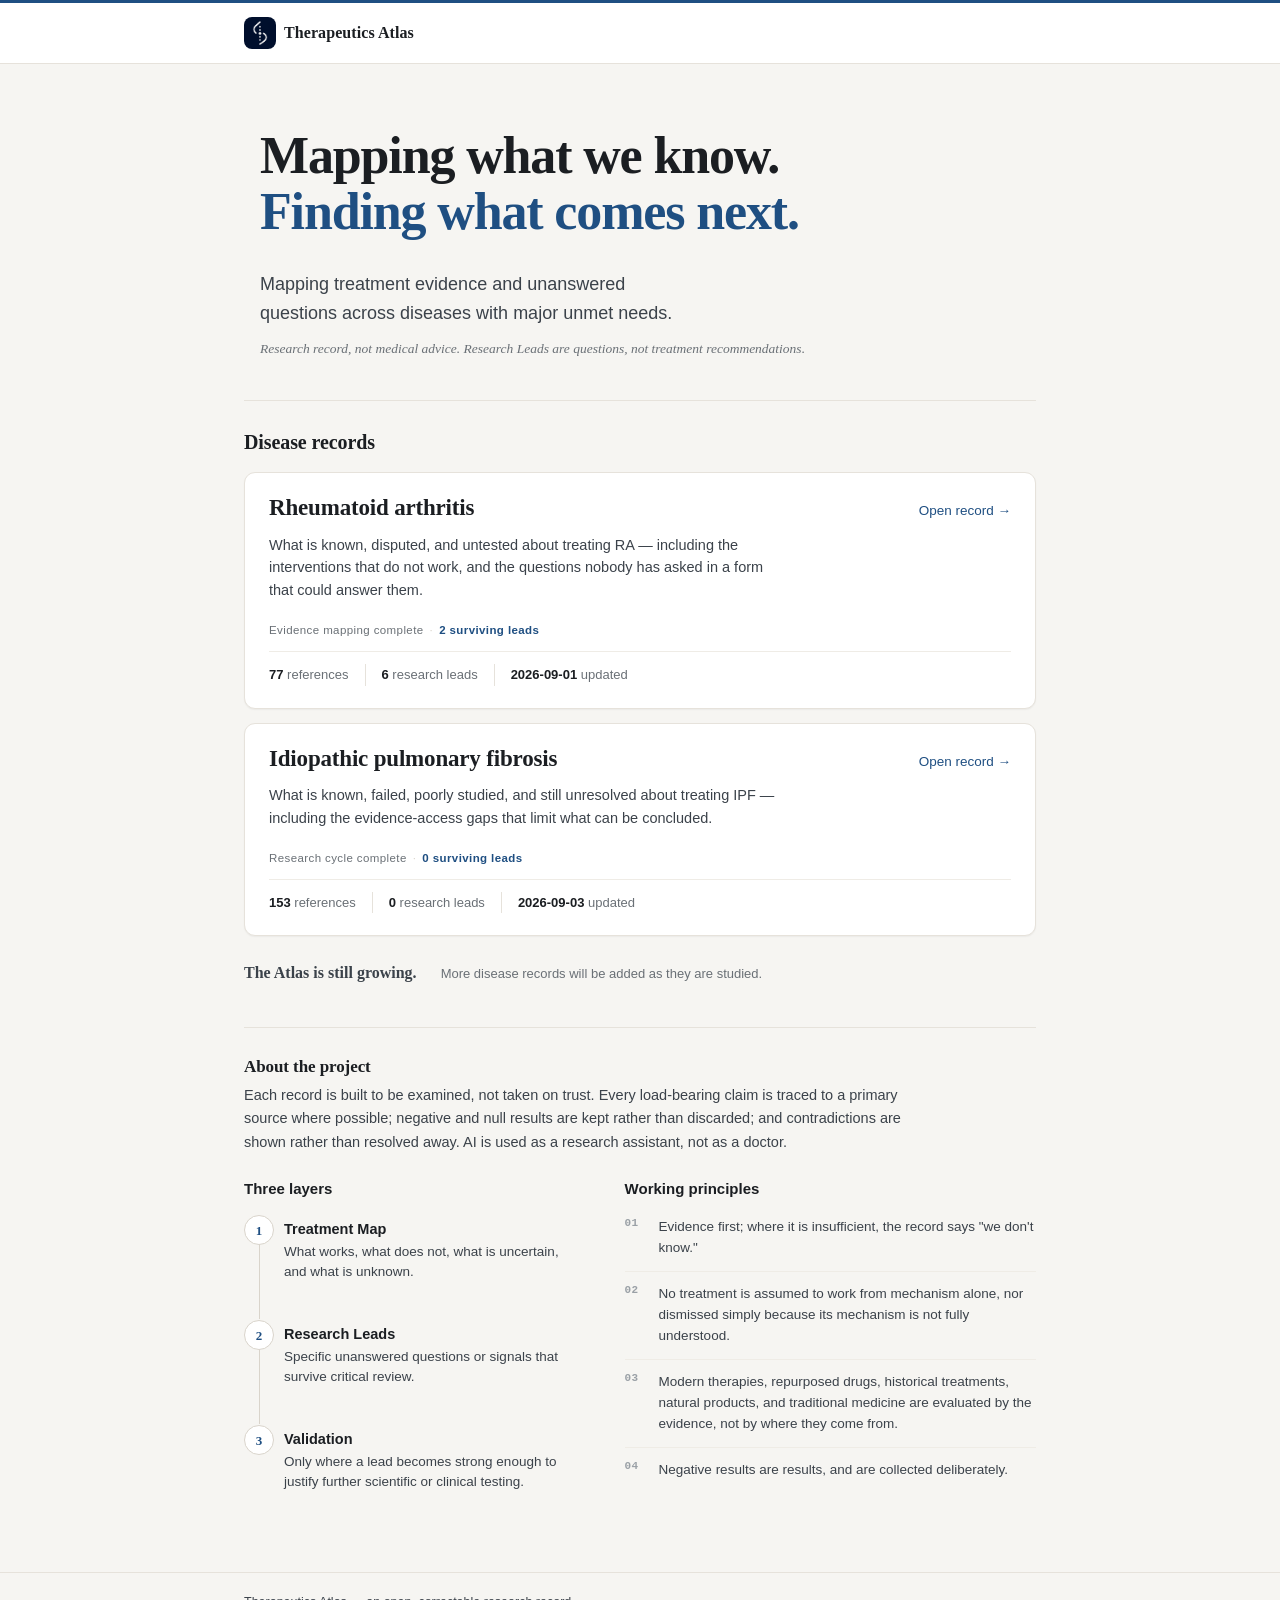
<file: index.html>
<!DOCTYPE html>
<html lang="en">
<head>
<meta charset="utf-8">
<meta name="viewport" content="width=device-width, initial-scale=1">
<title>Therapeutics Atlas</title>
<meta name="description" content="Therapeutics Atlas — Mapping what we know. Finding what comes next.">
<link rel="icon" type="image/png" href="site/favicon-rounded.png">
<!-- The website lives in site/. This redirect lets GitHub Pages served from the repository
     root open on the home page while keeping the phases/ and docs/ research archive reachable.
     If you instead publish the site/ folder directly, this file is simply unused. -->
<meta http-equiv="refresh" content="0; url=site/index.html">
<link rel="canonical" href="site/index.html">
</head>
<body>
<p>Therapeutics Atlas — <a href="site/index.html">continue to the site</a>.</p>
</body>
</html>
</file>
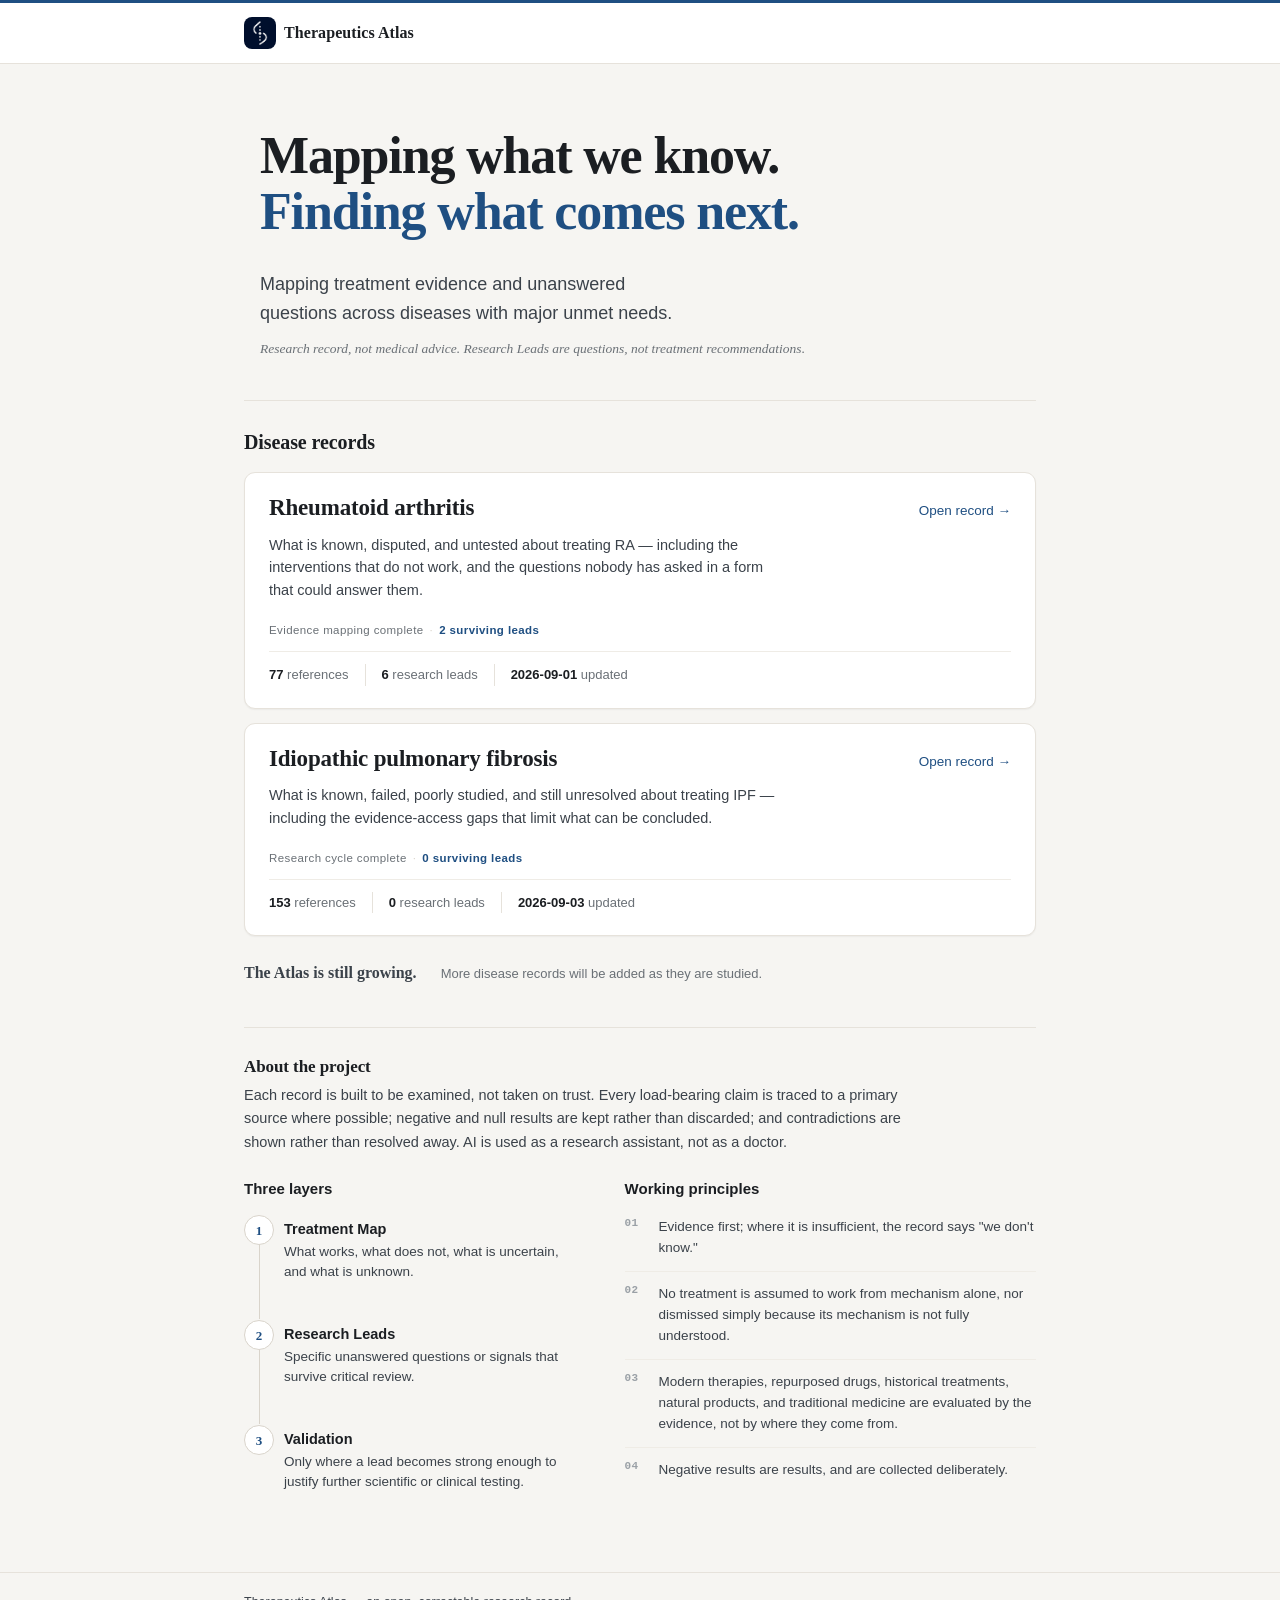
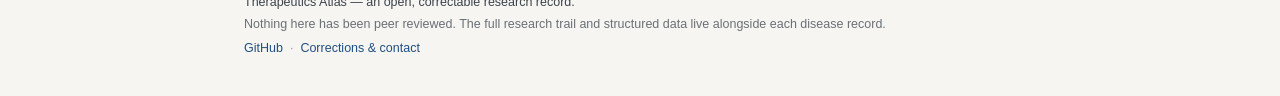
<file: site/index.html>
<!DOCTYPE html>
<html lang="en">
<head>
<meta charset="utf-8">
<meta name="viewport" content="width=device-width, initial-scale=1">
<title>Therapeutics Atlas — Mapping what we know. Finding what comes next.</title>
<meta name="description" content="Therapeutics Atlas systematically maps what humanity knows about treating diseases with major unmet therapeutic needs.">
<link rel="icon" type="image/png" href="favicon-rounded.png">
<link rel="stylesheet" href="site.css">
</head>
<body>
<div class="top">
  <div class="wrap">
    <div class="brandbar">
      <a class="wordmark" href="index.html"><img class="brand-logo" src="navbar-logo.png" alt="">Therapeutics Atlas</a>
    </div>
  </div>
</div>

<main>
  <div class="wrap">

    <section class="home-intro">
      <h1><span>Mapping what we know.</span><span>Finding what comes next.</span></h1>
      <div class="home-support">
        <p class="lede">Mapping treatment evidence and unanswered<br class="hero-copy-break"><span class="hero-copy-second">questions across diseases with major unmet needs.</span></p>
        <p class="home-meta"><em>Research record, not medical advice. Research Leads are questions, not treatment recommendations.</em></p>
      </div>
    </section>

    <div class="diseases-head">
      <h2>Disease records</h2>
    </div>
    <ul class="diseases" id="diseases"></ul>
    <div class="atlas-growth">
      <p class="growth-lead">The Atlas is still growing.</p>
      <p>More disease records will be added as they are studied.</p>
    </div>

    <section class="about">
      <h2>About the project</h2>
      <p class="lede">Each record is built to be examined, not taken on trust. Every load-bearing claim is
        traced to a primary source where possible; negative and null results are kept rather than
        discarded; and contradictions are shown rather than resolved away. AI is used as a research
        assistant, not as a doctor.</p>

      <div class="cols">
        <div class="col">
          <h3>Three layers</h3>
          <ol class="layers">
            <li>
              <span class="ln">1</span>
              <div class="lc"><h4>Treatment Map</h4>
                <p>What works, what does not, what is uncertain, and what is unknown.</p></div>
            </li>
            <li>
              <span class="ln">2</span>
              <div class="lc"><h4>Research Leads</h4>
                <p>Specific unanswered questions or signals that survive critical review.</p></div>
            </li>
            <li>
              <span class="ln">3</span>
              <div class="lc"><h4>Validation</h4>
                <p>Only where a lead becomes strong enough to justify further scientific or clinical
                  testing.</p></div>
            </li>
          </ol>
        </div>
        <div class="col">
          <h3>Working principles</h3>
          <ol class="principles">
            <li>Evidence first; where it is insufficient, the record says "we don't know."</li>
            <li>No treatment is assumed to work from mechanism alone, nor dismissed simply because its
              mechanism is not fully understood.</li>
            <li>Modern therapies, repurposed drugs, historical treatments, natural products, and
              traditional medicine are evaluated by the evidence, not by where they come from.</li>
            <li>Negative results are results, and are collected deliberately.</li>
          </ol>
        </div>
      </div>
    </section>

  </div>
</main>

<footer class="site-footer">
  <div class="wrap footer-lines">
    <div class="footer-identity">Therapeutics Atlas — an open, correctable research record.</div>
    <div class="footer-context">Nothing here has been peer reviewed. The full research trail and structured data live alongside each disease record.</div>
    <div class="footer-links"><a href="https://github.com/Therapeutics-Atlas">GitHub</a><span aria-hidden="true">·</span><a href="mailto:willychen301@gmail.com">Corrections &amp; contact</a></div>
  </div>
</footer>

<script>
/* The disease registry. Adding a disease is one entry here: give it a number, a name, a one-line
   blurb, an editorial research-status label, the page that opens its overview, and the JSON record
   whose live counts fill the card. No backend, no build step. */
const DISEASES = [
  {
    id: '001',
    name: 'Rheumatoid arthritis',
    status: 'Evidence mapping complete',
    blurb: 'What is known, disputed, and untested about treating RA — including the interventions ' +
           'that do not work, and the questions nobody has asked in a form that could answer them.',
    overview: 'ra.html',
    data: 'ra_record.json'
  },
  {
    id: '002',
    name: 'Idiopathic pulmonary fibrosis',
    status: 'Research cycle complete',
    blurb: 'What is known, failed, poorly studied, and still unresolved about treating IPF — ' +
           'including the evidence-access gaps that limit what can be concluded.',
    overview: 'ipf.html',
    data: 'ipf_record.json'
  }
];

function esc(s){ return String(s==null?'':s).replace(/[&<>"]/g, c=>({'&':'&amp;','<':'&lt;','>':'&gt;','"':'&quot;'}[c])); }

/* Render each card immediately with its editorial fields, then fill live numbers from the record's
   own meta so nothing on this page is a hand-typed statistic that could drift from the data. */
function cardHtml(d, counts, updated){
  /* Lead counts stay data-driven across the reference and extended public schemas. */
  const leads = counts && (counts.leads != null ? counts.leads : counts.research_leads);
  const openLeads = counts && (counts.open_leads != null ? counts.open_leads : leads);
  const statusHtml = (openLeads != null)
    ? `<span>${esc(d.status)}</span><span class="status-sep">·</span><span class="status-detail">${esc(openLeads)} surviving lead${openLeads === 1 ? '' : 's'}</span>`
    : `<span>${esc(d.status)}</span>`;
  const stats = counts ? [
    [counts.references, 'references'],
    [leads, 'research leads'],
    [updated || '—', 'updated']
  ] : [];
  const statHtml = stats.length
    ? `<div class="stats">${stats.map(([v,k])=>`<span><b>${esc(v)}</b> ${esc(k)}</span>`).join('')}</div>` : '';
  return `<a class="dcard" href="${esc(d.overview)}">
    <div class="head">
      <div class="dname">${esc(d.name)}</div>
      <span class="open">Open record →</span>
    </div>
    <div class="blurb">${esc(d.blurb)}</div>
    <div class="status">${statusHtml}</div>
    ${statHtml}
  </a>`;
}

const host = document.getElementById('diseases');
host.innerHTML = DISEASES.map(d => `<li id="d-${esc(d.id)}">${cardHtml(d, null)}</li>`).join('');

DISEASES.forEach(d => {
  fetch(d.data)
    .then(r => { if (!r.ok) throw new Error('HTTP ' + r.status); return r.json(); })
    .then(db => {
      const m = db.meta || {};
      const li = document.getElementById('d-' + d.id);
      if (li) li.innerHTML = cardHtml(d, m.counts || db.counts || {}, m.generated);
    })
    .catch(() => { /* card already shows its editorial fields; live counts simply stay omitted */ });
});
</script>
<script src="site.js" defer></script>
</body>
</html>
</file>
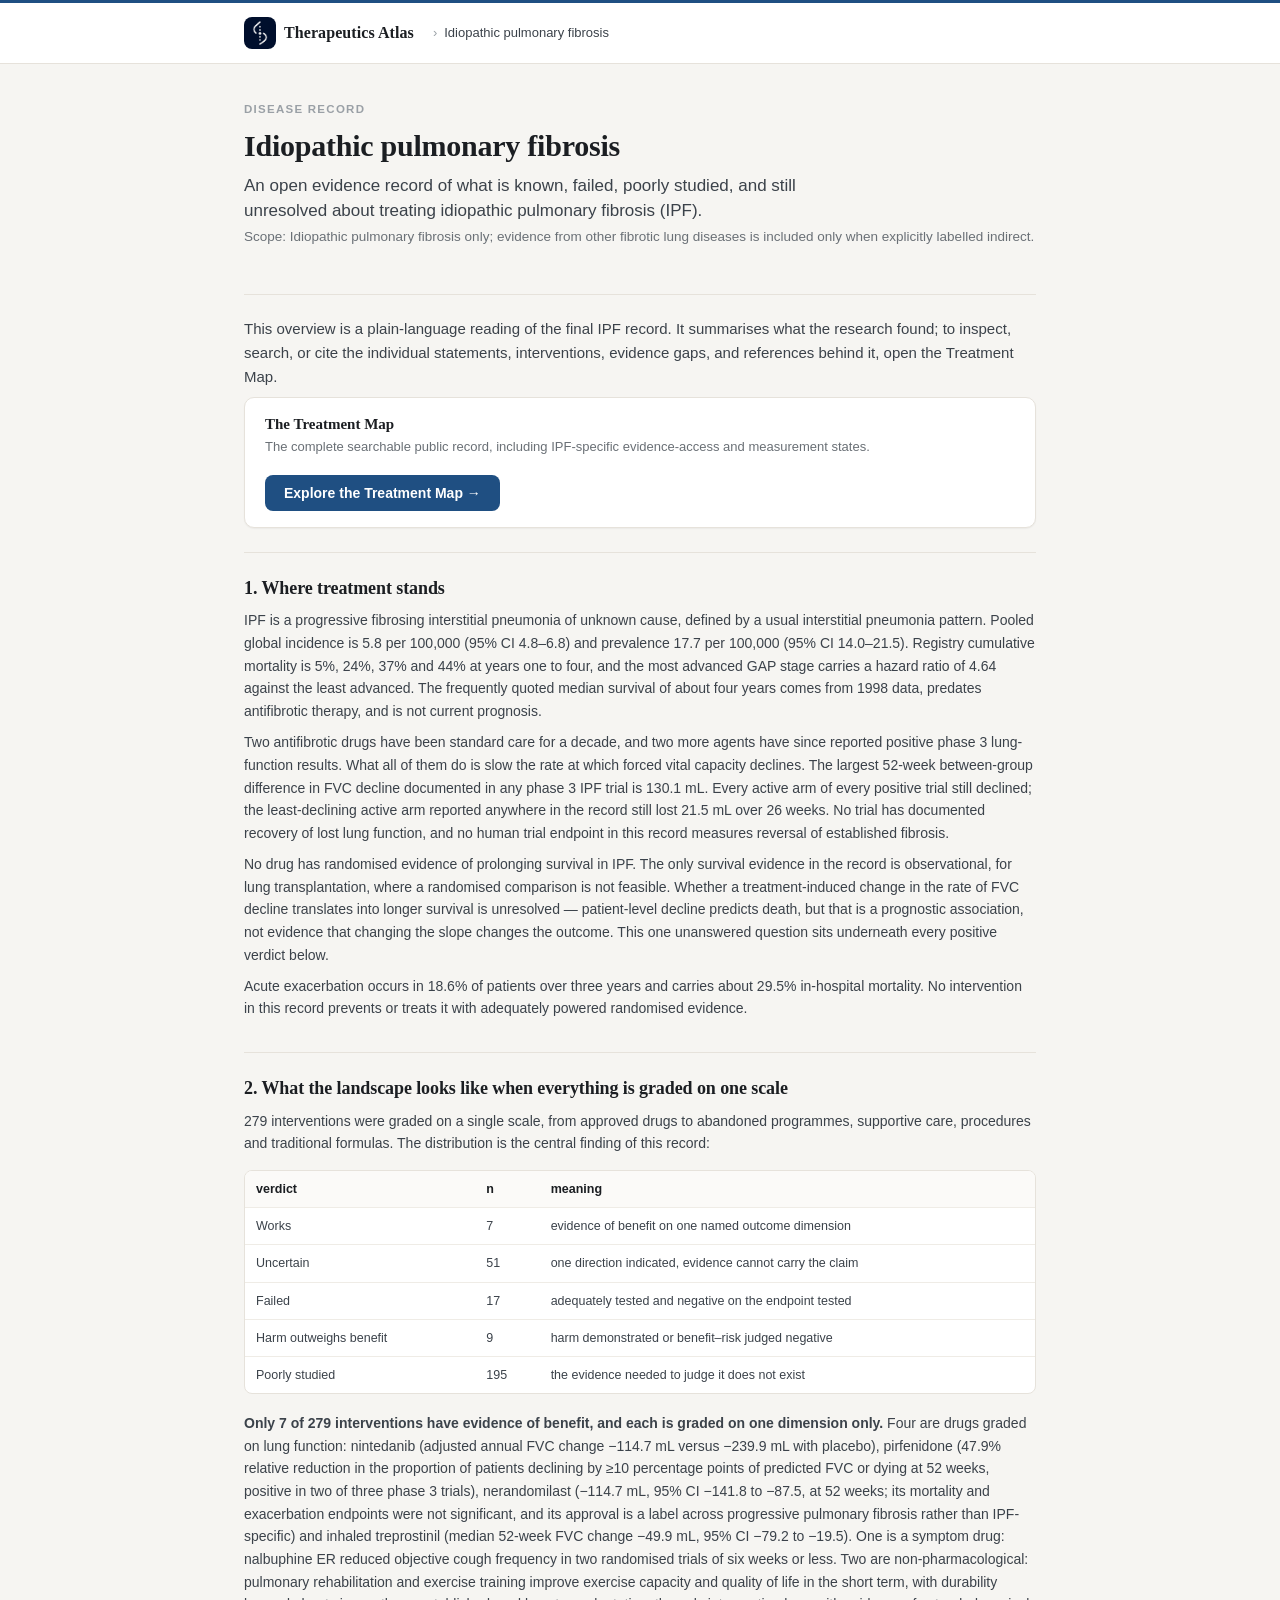
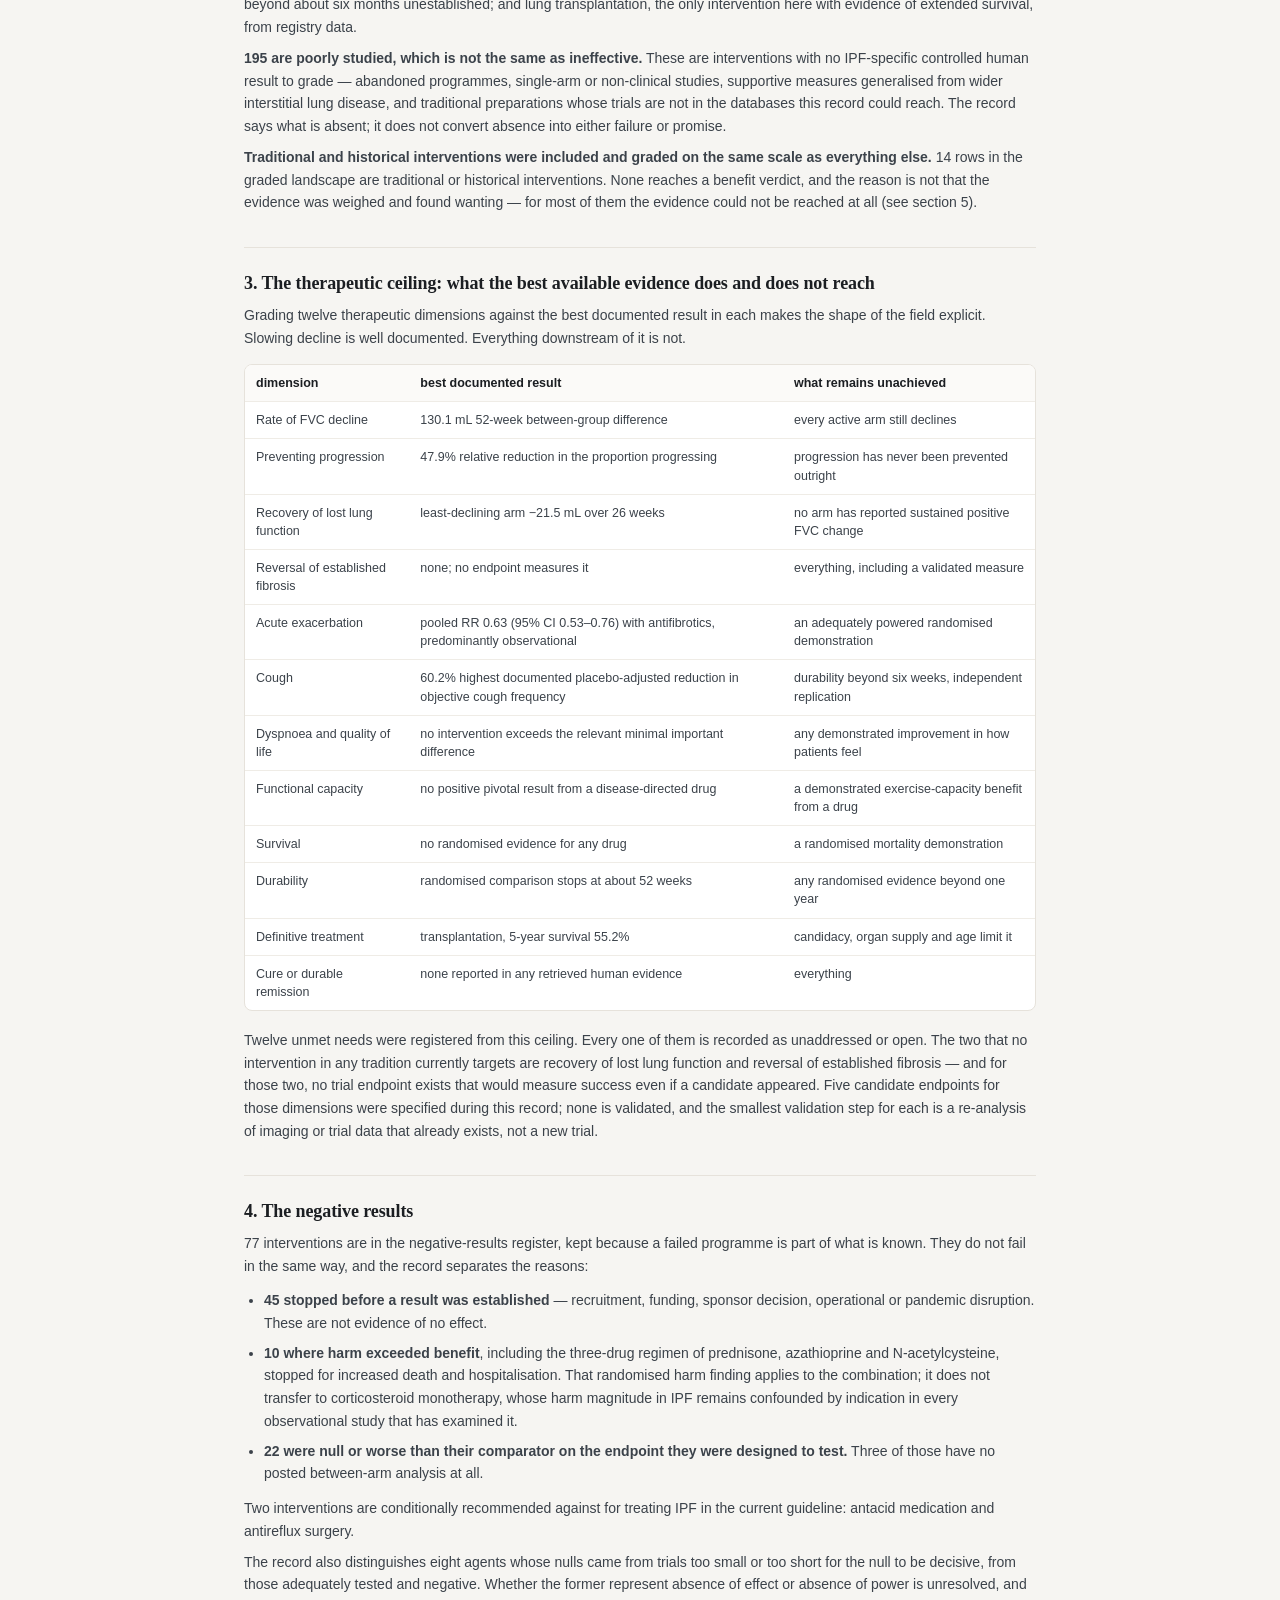
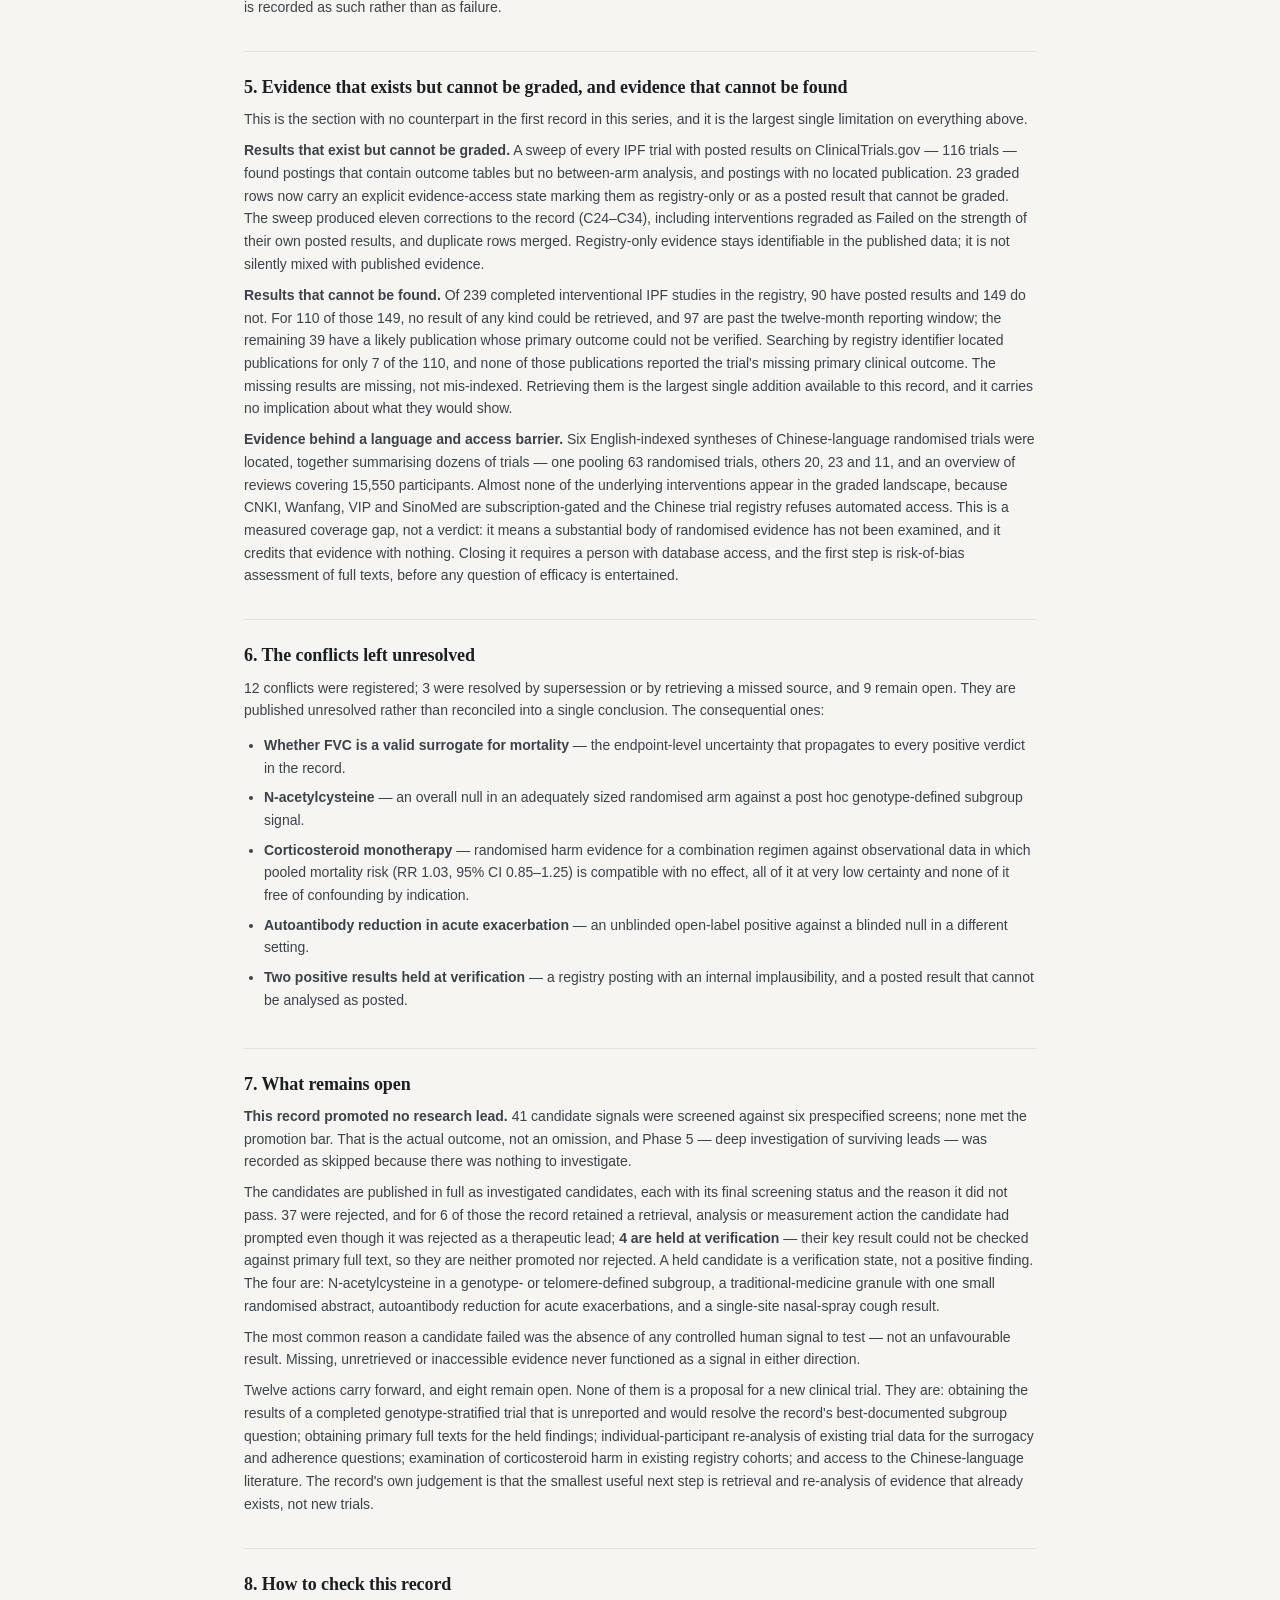
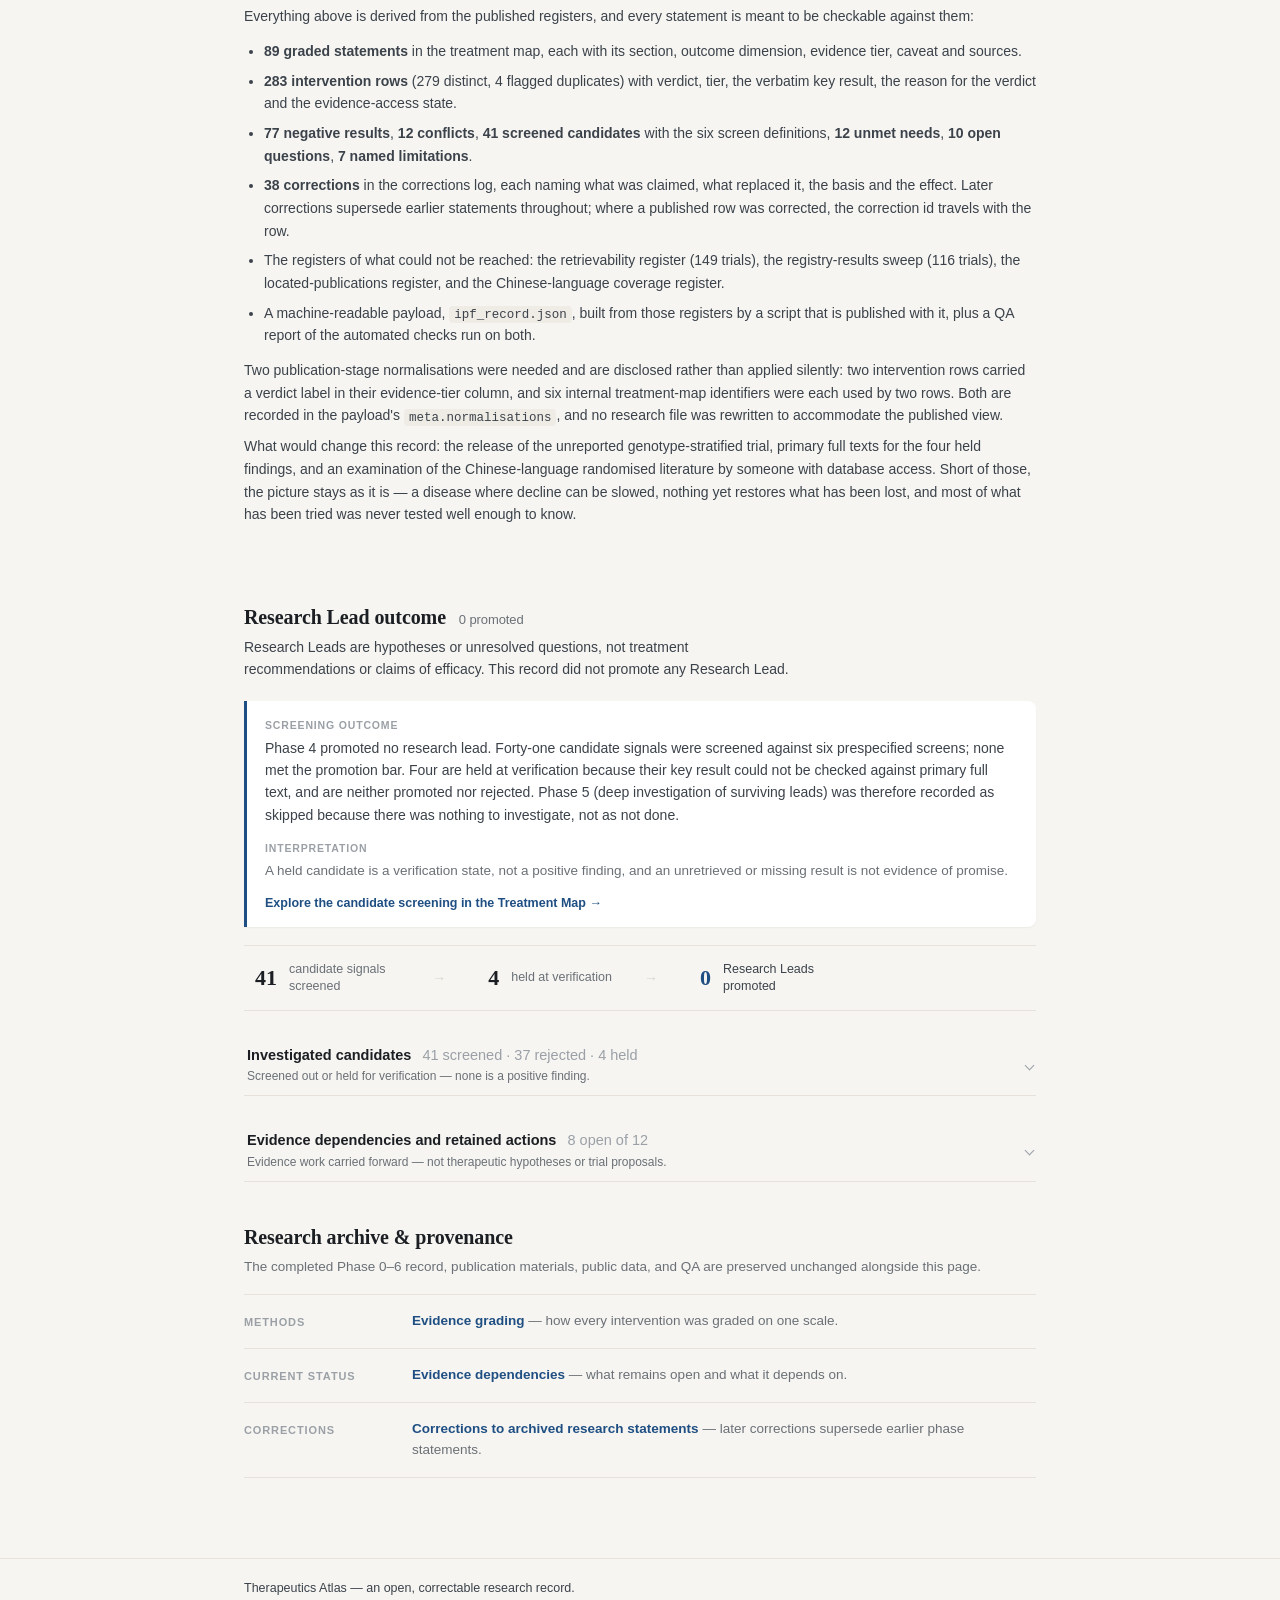
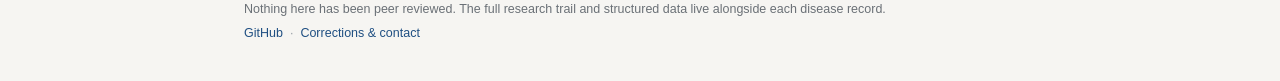
<file: site/ipf.html>
<!DOCTYPE html>
<html lang="en">
<head>
<meta charset="utf-8">
<meta name="viewport" content="width=device-width, initial-scale=1">
<title>Idiopathic pulmonary fibrosis — Overview · Therapeutics Atlas</title>
<meta name="description" content="The Therapeutics Atlas evidence record for idiopathic pulmonary fibrosis (IPF).">
<link rel="icon" type="image/png" href="favicon-rounded.png">
<link rel="stylesheet" href="site.css">
</head>
<body>
<div class="top">
  <div class="wrap">
    <div class="brandbar">
      <a class="wordmark" href="index.html"><img class="brand-logo" src="navbar-logo.png" alt="">Therapeutics Atlas</a>
      <span class="crumbs"><span class="sep">›</span><span class="here">Idiopathic pulmonary fibrosis</span></span>
    </div>
  </div>
</div>

<main>
  <div class="wrap">
    <section class="masthead">
      <p class="eyebrow">Disease record</p>
      <h1>Idiopathic pulmonary fibrosis</h1>
      <p class="lede">An open evidence record of what is known, failed, poorly studied, and still
        unresolved about treating idiopathic pulmonary fibrosis (IPF).</p>
      <p class="section-note">Scope: Idiopathic pulmonary fibrosis only; evidence from other fibrotic lung
        diseases is included only when explicitly labelled indirect.</p>
    </section>

    <p class="ov-intro">This overview is a plain-language reading of the final IPF record. It summarises
      what the research found; to inspect, search, or cite the individual statements, interventions,
      evidence gaps, and references behind it, open the Treatment Map.</p>

    <div class="cta-band">
      <div>
        <div class="t">The Treatment Map</div>
        <div class="d">The complete searchable public record, including IPF-specific evidence-access
          and measurement states.</div>
      </div>
      <a class="cta" href="map.html?data=ipf_record.json">Explore the Treatment Map →</a>
    </div>

    <article class="publication" id="publication"><p class="section-note">Loading the final publication Overview…</p></article>

    <section class="leads-sec" id="research-outcome">
      <h2 class="leads-h">Research Lead outcome <span class="n" id="leads-n"></span></h2>
      <p class="leads-note">Research Leads are hypotheses or unresolved questions, not treatment
        recommendations or claims of efficacy. This record did not promote any Research Lead.</p>
      <div class="outcome-box" id="lead-outcome"></div>
      <ol class="progression" id="progression"></ol>

      <details class="overview-disclosure">
        <summary><span class="disclosure-copy"><span class="ledger-h">Investigated candidates <span class="n" id="candidate-n"></span></span><span class="disclosure-hint">Screened out or held for verification — none is a positive finding.</span></span><span class="led-chev"></span></summary>
        <div class="ledger" id="candidates"></div>
      </details>

      <details class="overview-disclosure">
        <summary><span class="disclosure-copy"><span class="ledger-h">Evidence dependencies and retained actions <span class="n" id="action-n"></span></span><span class="disclosure-hint">Evidence work carried forward — not therapeutic hypotheses or trial proposals.</span></span><span class="led-chev"></span></summary>
        <div class="ledger" id="actions"></div>
      </details>
    </section>

    <h2 style="margin-top:42px">Research archive &amp; provenance</h2>
    <p class="section-note">The completed Phase 0–6 record, publication materials, public data, and QA
      are preserved unchanged alongside this page.</p>
    <div class="prov">
      <div class="prov-row">
        <div class="prov-label">Methods</div>
        <div class="prov-body"><a href="https://github.com/Therapeutics-Atlas/Therapeutics-Atlas.github.io/blob/main/docs/evidence_grading.md">Evidence grading</a>
          <span class="prov-d">— how every intervention was graded on one scale.</span></div>
      </div>
      <div class="prov-row">
        <div class="prov-label">Current status</div>
        <div class="prov-body"><a href="https://github.com/Therapeutics-Atlas/Therapeutics-Atlas.github.io/blob/main/ipf/research_record/reports/IPF_phase6_next_research_steps.md">Evidence dependencies</a>
          <span class="prov-d">— what remains open and what it depends on.</span></div>
      </div>
      <div class="prov-row">
        <div class="prov-label">Corrections</div>
        <div class="prov-body"><a href="map.html?data=ipf_record.json#corrections">Corrections to archived research statements</a>
          <span class="prov-d">— later corrections supersede earlier phase statements.</span></div>
      </div>
    </div>
  </div>
</main>

<footer class="site-footer">
  <div class="wrap footer-lines">
    <div class="footer-identity">Therapeutics Atlas — an open, correctable research record.</div>
    <div class="footer-context">Nothing here has been peer reviewed. The full research trail and structured data live alongside each disease record.</div>
    <div class="footer-links"><a href="https://github.com/Therapeutics-Atlas">GitHub</a><span aria-hidden="true">·</span><a href="mailto:willychen301@gmail.com">Corrections &amp; contact</a></div>
  </div>
</footer>

<script>
function esc(s){ return String(s==null?'':s).replace(/[&<>\"]/g, c=>({'&':'&amp;','<':'&lt;','>':'&gt;','\"':'&quot;'}[c])); }
function inlineMd(s){ return esc(s).replace(/\*\*(.+?)\*\*/g,'<strong>$1</strong>').replace(/`(.+?)`/g,'<code>$1</code>'); }

/* A deliberately small renderer for the headings, prose, lists and tables used by the archived
   publication Overview. Its source remains publication/OVERVIEW.md rather than a rewritten copy. */
function renderOverview(md){
  const lines=md.replace(/\r/g,'').split('\n'), out=[]; let i=0, para=[], sectionOpen=false, started=false;
  const flush=()=>{ if(para.length){ out.push(`<p>${inlineMd(para.join(' '))}</p>`); para=[]; } };
  while(i<lines.length){
    const line=lines[i];
    if(/^#{1,2} /.test(line)){ flush(); i++; continue; }
    if(/^### /.test(line)){ flush(); if(sectionOpen)out.push('</section>'); const title=line.replace(/^### /,''); const id='overview-'+title.match(/^\d+/)?.[0]; out.push(`<section class="ov-block" id="${id}"><h2 class="ov-title">${inlineMd(title)}</h2>`); sectionOpen=true; started=true; i++; continue; }
    if(!started){ i++; continue; }
    if(/^\|/.test(line) && i+1<lines.length && /^\|[\s|:-]+\|?$/.test(lines[i+1])){
      flush(); const rows=[]; while(i<lines.length && /^\|/.test(lines[i])) rows.push(lines[i++].split('|').slice(1,-1).map(x=>x.trim()));
      const head=rows.shift(); rows.shift(); out.push('<div class="table-wrap"><table><thead><tr>'+head.map(x=>`<th>${inlineMd(x)}</th>`).join('')+'</tr></thead><tbody>'+rows.map(r=>'<tr>'+r.map(x=>`<td>${inlineMd(x)}</td>`).join('')+'</tr>').join('')+'</tbody></table></div>'); continue;
    }
    if(/^- /.test(line)){
      flush(); const items=[]; while(i<lines.length && (/^- /.test(lines[i]) || (/^  /.test(lines[i]) && items.length))){ if(/^- /.test(lines[i])) items.push(lines[i].slice(2)); else items[items.length-1]+=' '+lines[i].trim(); i++; } out.push('<ul>'+items.map(x=>`<li>${inlineMd(x)}</li>`).join('')+'</ul>'); continue;
    }
    if(!line.trim()){ flush(); i++; continue; }
    para.push(line.trim()); i++;
  }
  flush(); if(sectionOpen)out.push('</section>'); return out.join('');
}

/* A labelled field inside an expanded ledger row — keeps the expanded panel scannable rather than a
   wall of grey prose. `val` is already-safe HTML (callers escape their own text). */
function ledField(label, val){
  return val ? `<div class="led-field"><div class="led-flabel">${esc(label)}</div><div class="led-fval">${val}</div></div>` : '';
}
function candidateHtml(c){
  const fields=[
    ledField('Why', c.reason ? `<p>${esc(c.reason)}</p>` : ''),
    ledField('Screens not passed', c.screens_failed?.length ? esc(c.screens_failed.join(', ')) : ''),
    ledField('Action retained', c.action_retained ? esc(c.action_retained) : '')
  ].join('');
  return `<details class="led" id="${esc(c.id)}"><summary><span class="led-main"><span class="led-status">${esc(c.status)}</span><span class="led-title">${esc(c.subject)}</span></span><span class="led-chev"></span></summary><div class="led-body">${fields}</div></details>`;
}
function actionHtml(a){
  const outcome=[a.phase6_outcome?`<p>${esc(a.phase6_outcome)}</p>`:'', a.phase6_detail?`<p>${esc(a.phase6_detail)}</p>`:''].join('');
  const fields=[
    ledField('What it is', a.detail ? `<p>${esc(a.detail)}</p>` : ''),
    ledField('Phase 6 outcome', outcome)
  ].join('');
  return `<details class="led" id="${esc(a.id)}"><summary><span class="led-main"><span class="led-status">${esc(a.open?'Open '+a.type:a.type)}</span><span class="led-title">${esc(a.subject)}</span></span><span class="led-chev"></span></summary><div class="led-body">${fields}</div></details>`;
}

Promise.all([
  fetch('ipf_overview.md').then(r=>{if(!r.ok)throw new Error('Overview HTTP '+r.status);return r.text()}),
  fetch('ipf_record.json').then(r=>{if(!r.ok)throw new Error('Data HTTP '+r.status);return r.json()})
]).then(([overview,db])=>{
  document.getElementById('publication').innerHTML=renderOverview(overview);
  const m=db.meta||{}, o=db.leads_outcome||{}, candidates=db.candidates||[], actions=db.actions||[];
  document.getElementById('leads-n').textContent=`${o.leads} promoted`;
  document.getElementById('lead-outcome').innerHTML=`<div class="outcome-section"><div class="olead-label">Screening outcome</div><p>${esc(o.statement)}</p></div><div class="outcome-section"><div class="olead-label">Interpretation</div><p class="section-note">${esc(o.not_a_therapeutic_claim)}</p></div><a class="olead-more" href="map.html?data=ipf_record.json#candidates">Explore the candidate screening in the Treatment Map →</a>`;
  document.getElementById('progression').innerHTML=[
    [o.candidates_screened,'candidate signals screened'],[o.held_at_verification,'held at verification'],[o.leads,'Research Leads promoted']
  ].map(([n,label],i)=>`<li class="${i===2?'now':''}"><span class="pn">${esc(n)}</span><span class="pl">${esc(label)}</span></li>`).join('');
  document.getElementById('candidate-n').textContent=`${candidates.length} screened · ${o.rejected} rejected · ${o.held_at_verification} held`;
  document.getElementById('candidates').innerHTML=candidates.map(candidateHtml).join('');
  document.getElementById('action-n').textContent=`${actions.filter(a=>a.open).length} open of ${actions.length}`;
  document.getElementById('actions').innerHTML=actions.map(actionHtml).join('');
}).catch(e=>{
  document.getElementById('publication').innerHTML=`<div class="disclaimer">Could not load the IPF publication record (${esc(e.message)}). Serve the repository over HTTP; browsers block fetch from file://.</div>`;
});
</script>
<script src="site.js" defer></script>
</body>
</html>
</file>
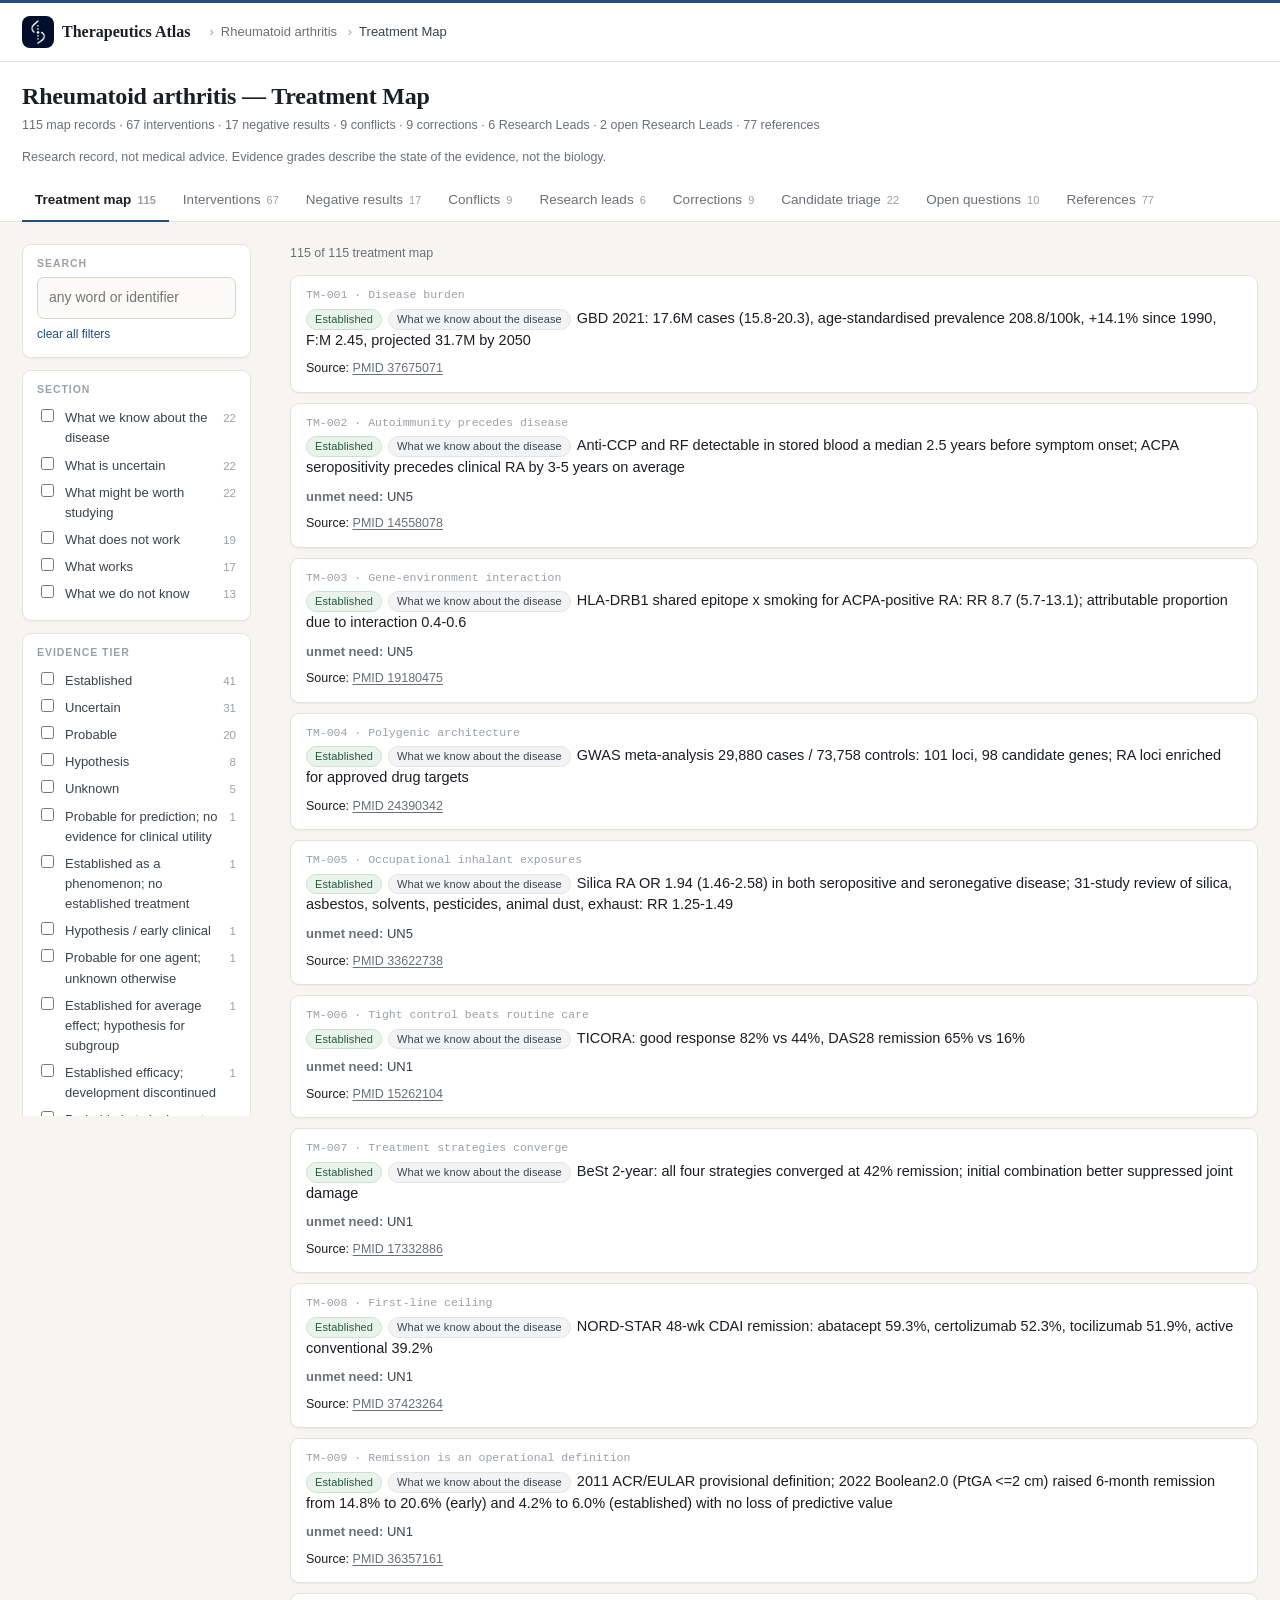
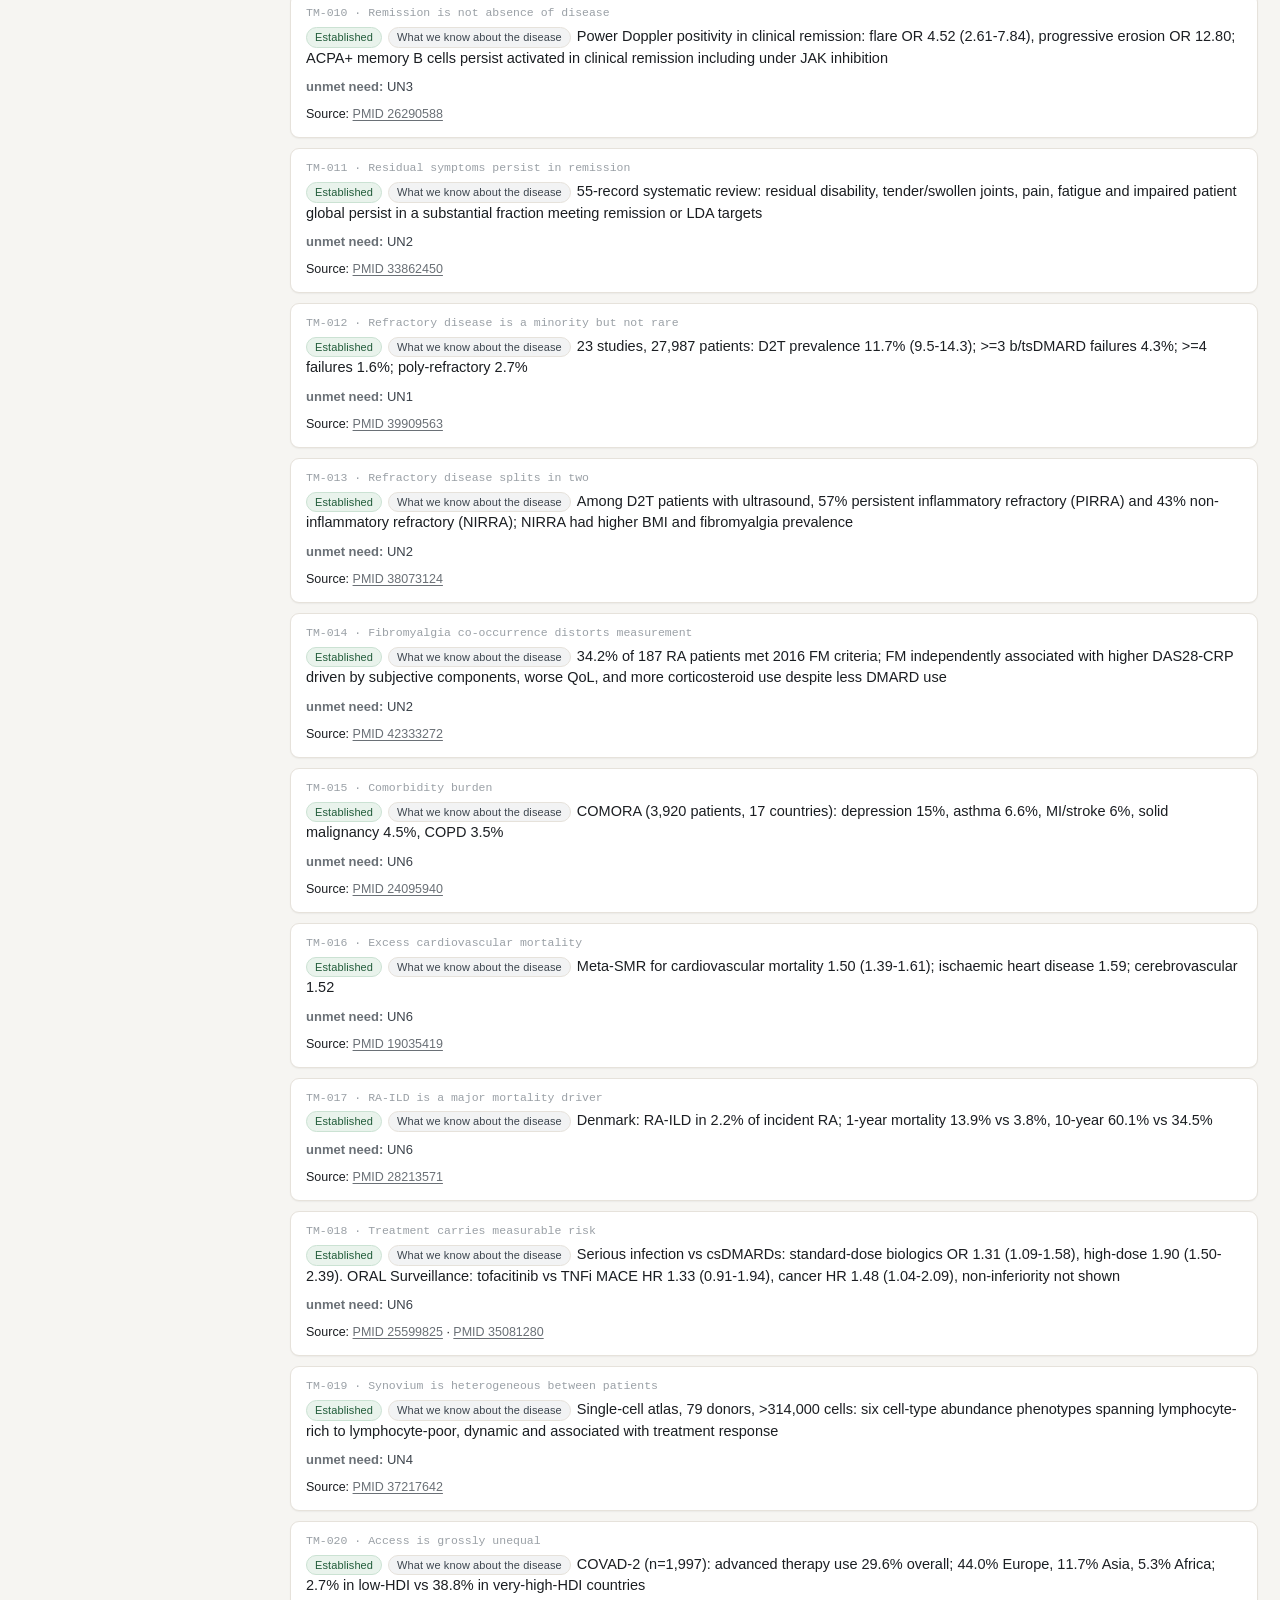
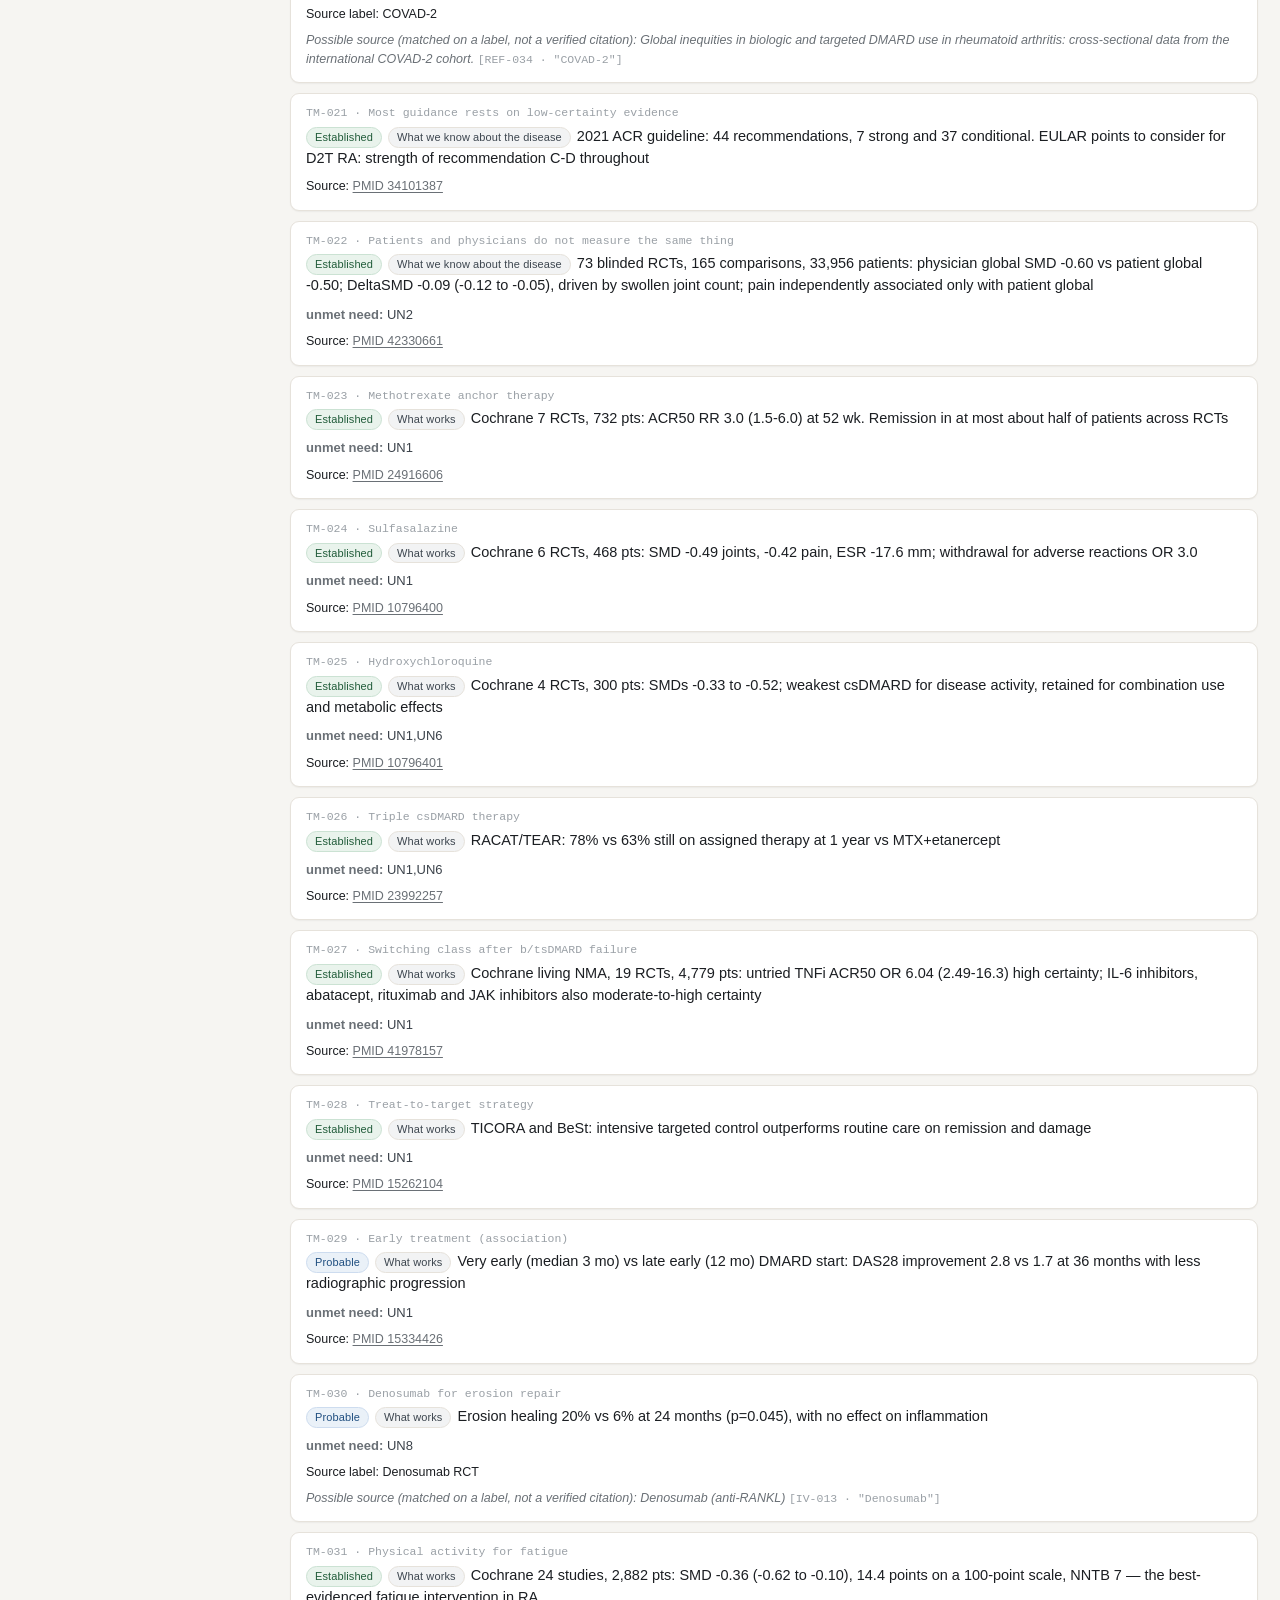
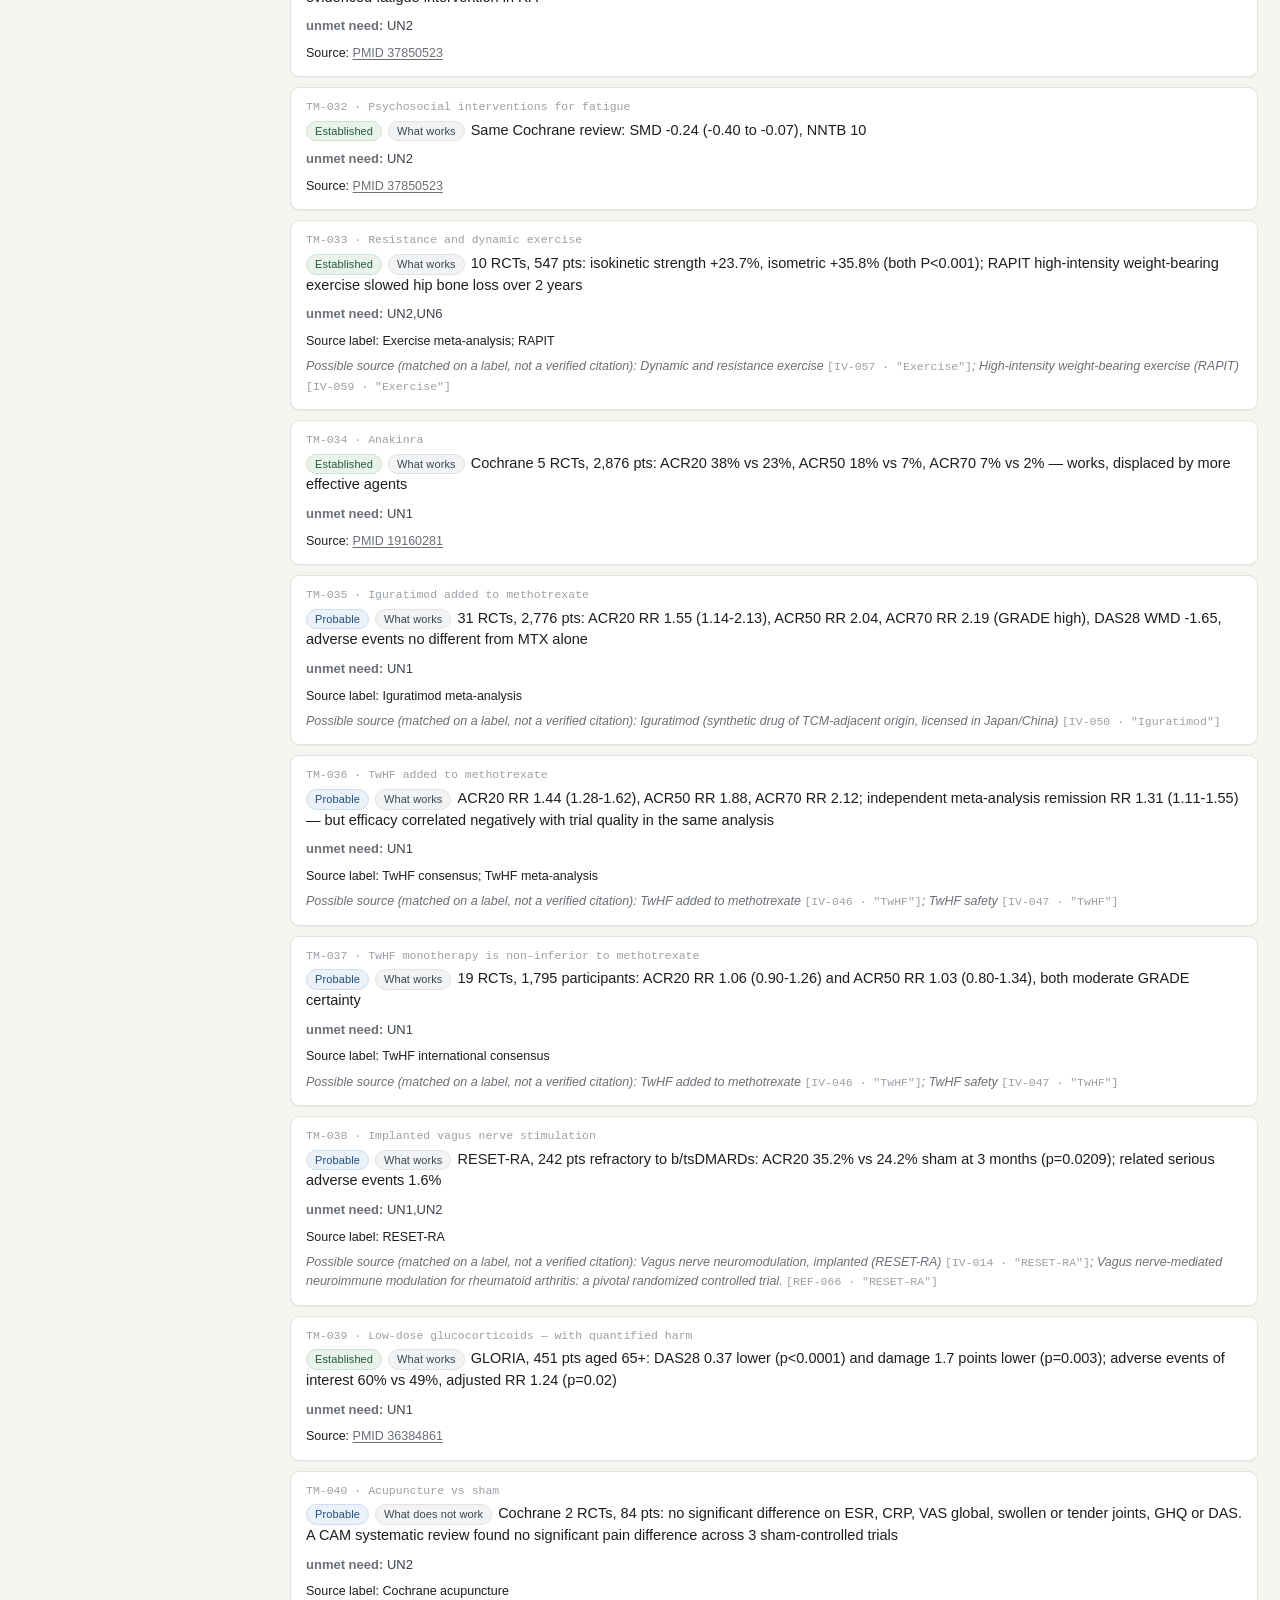
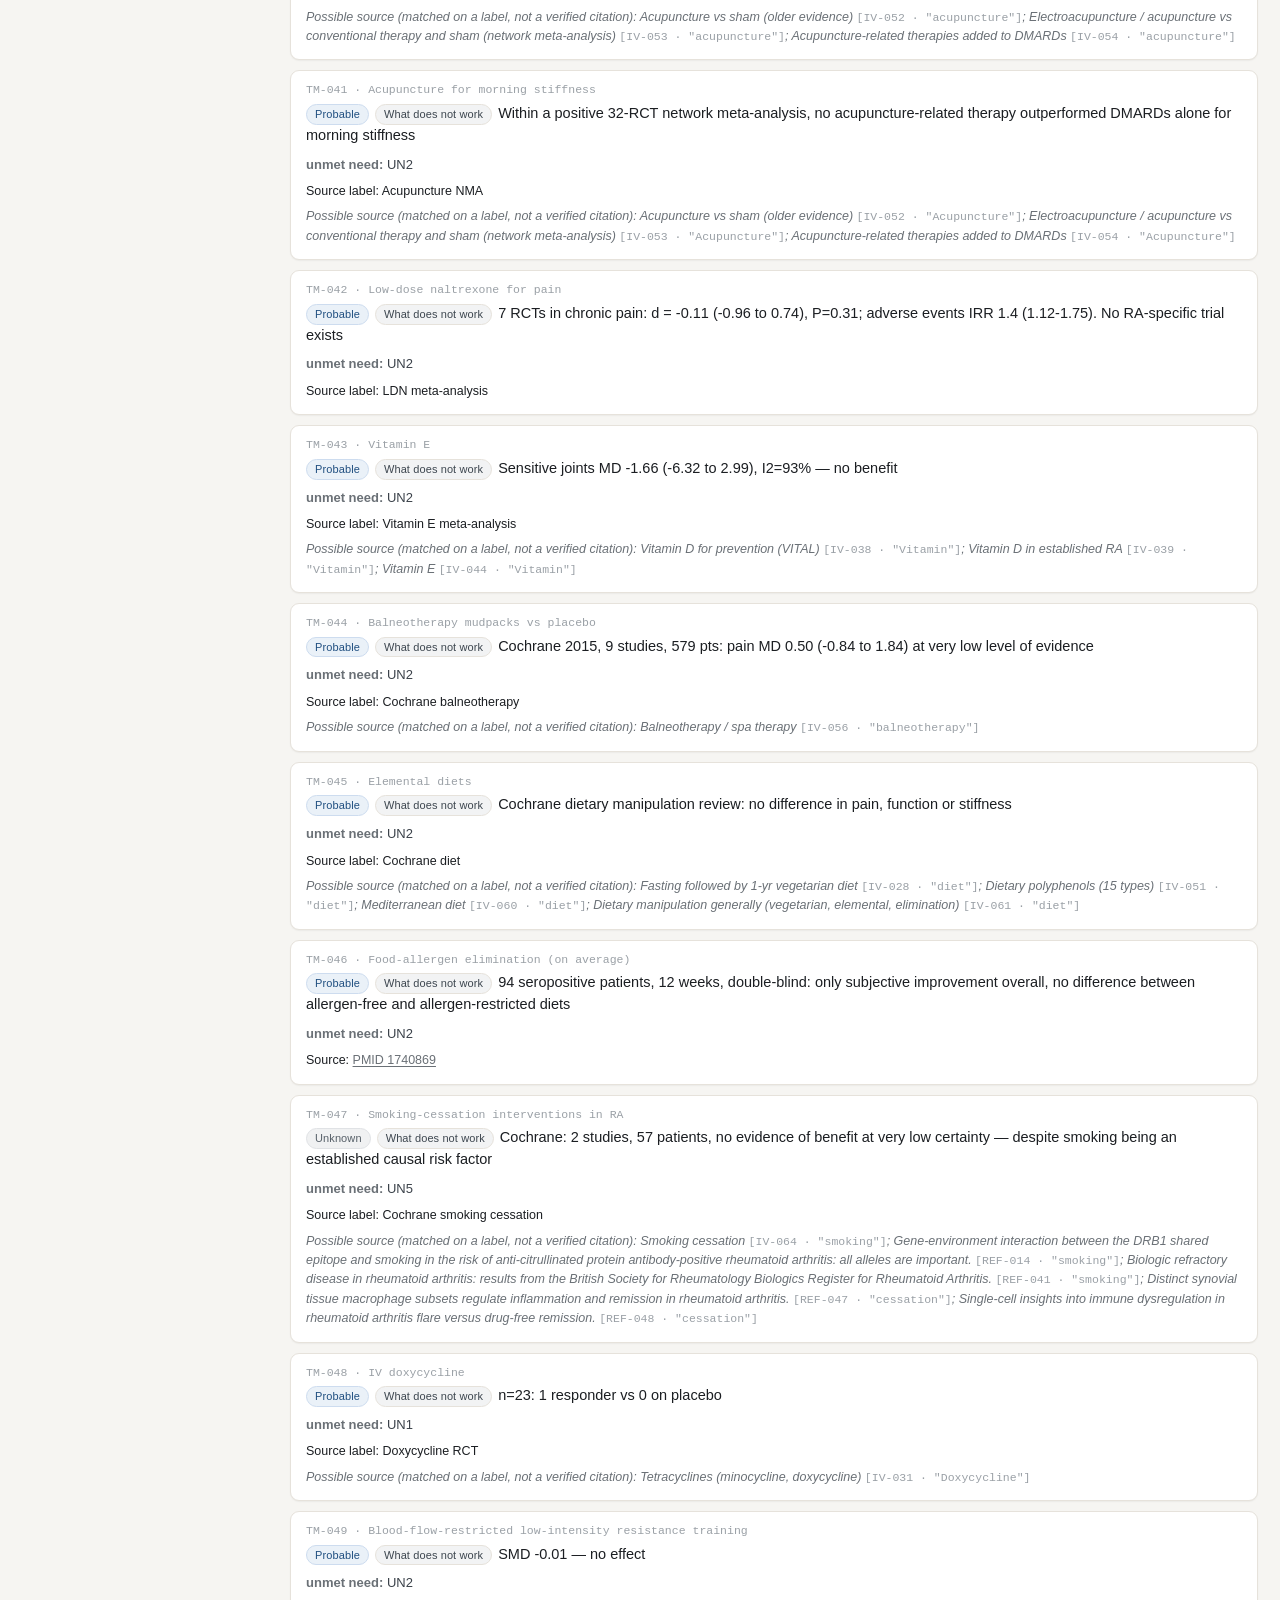
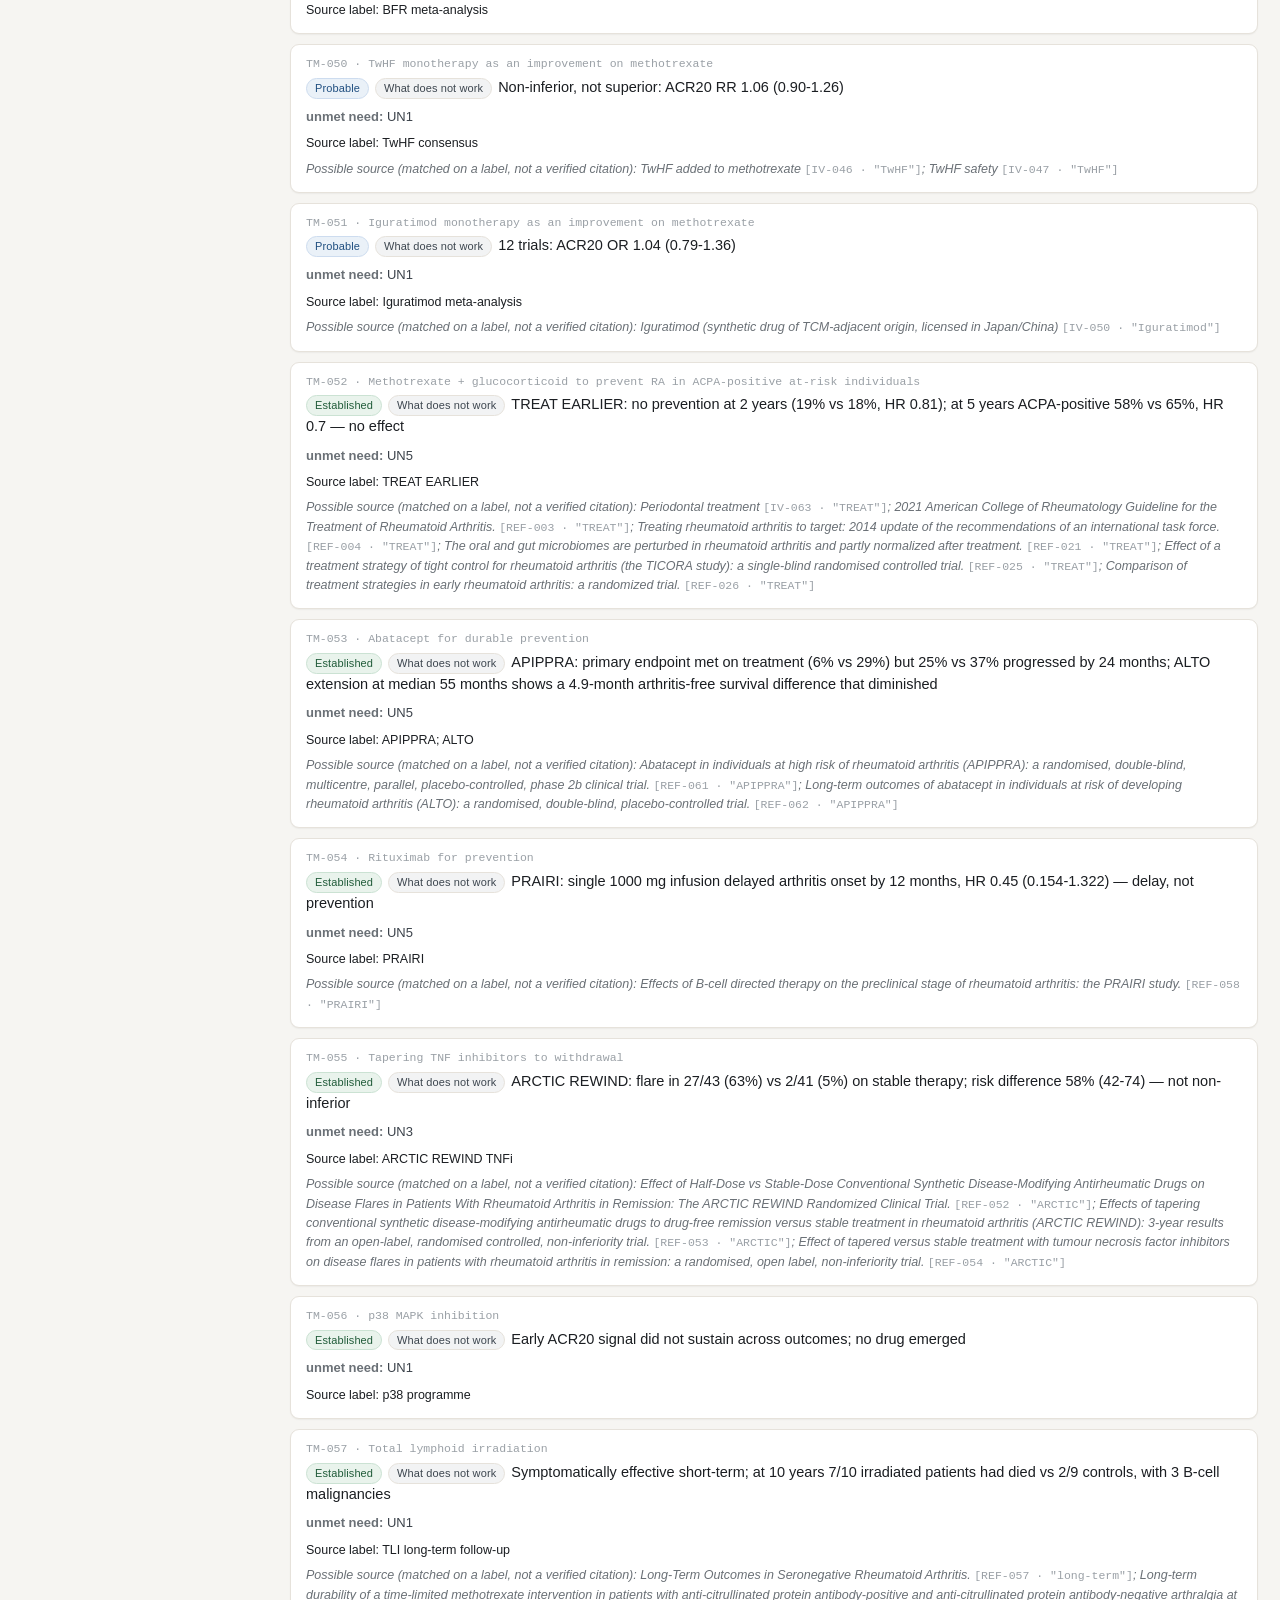
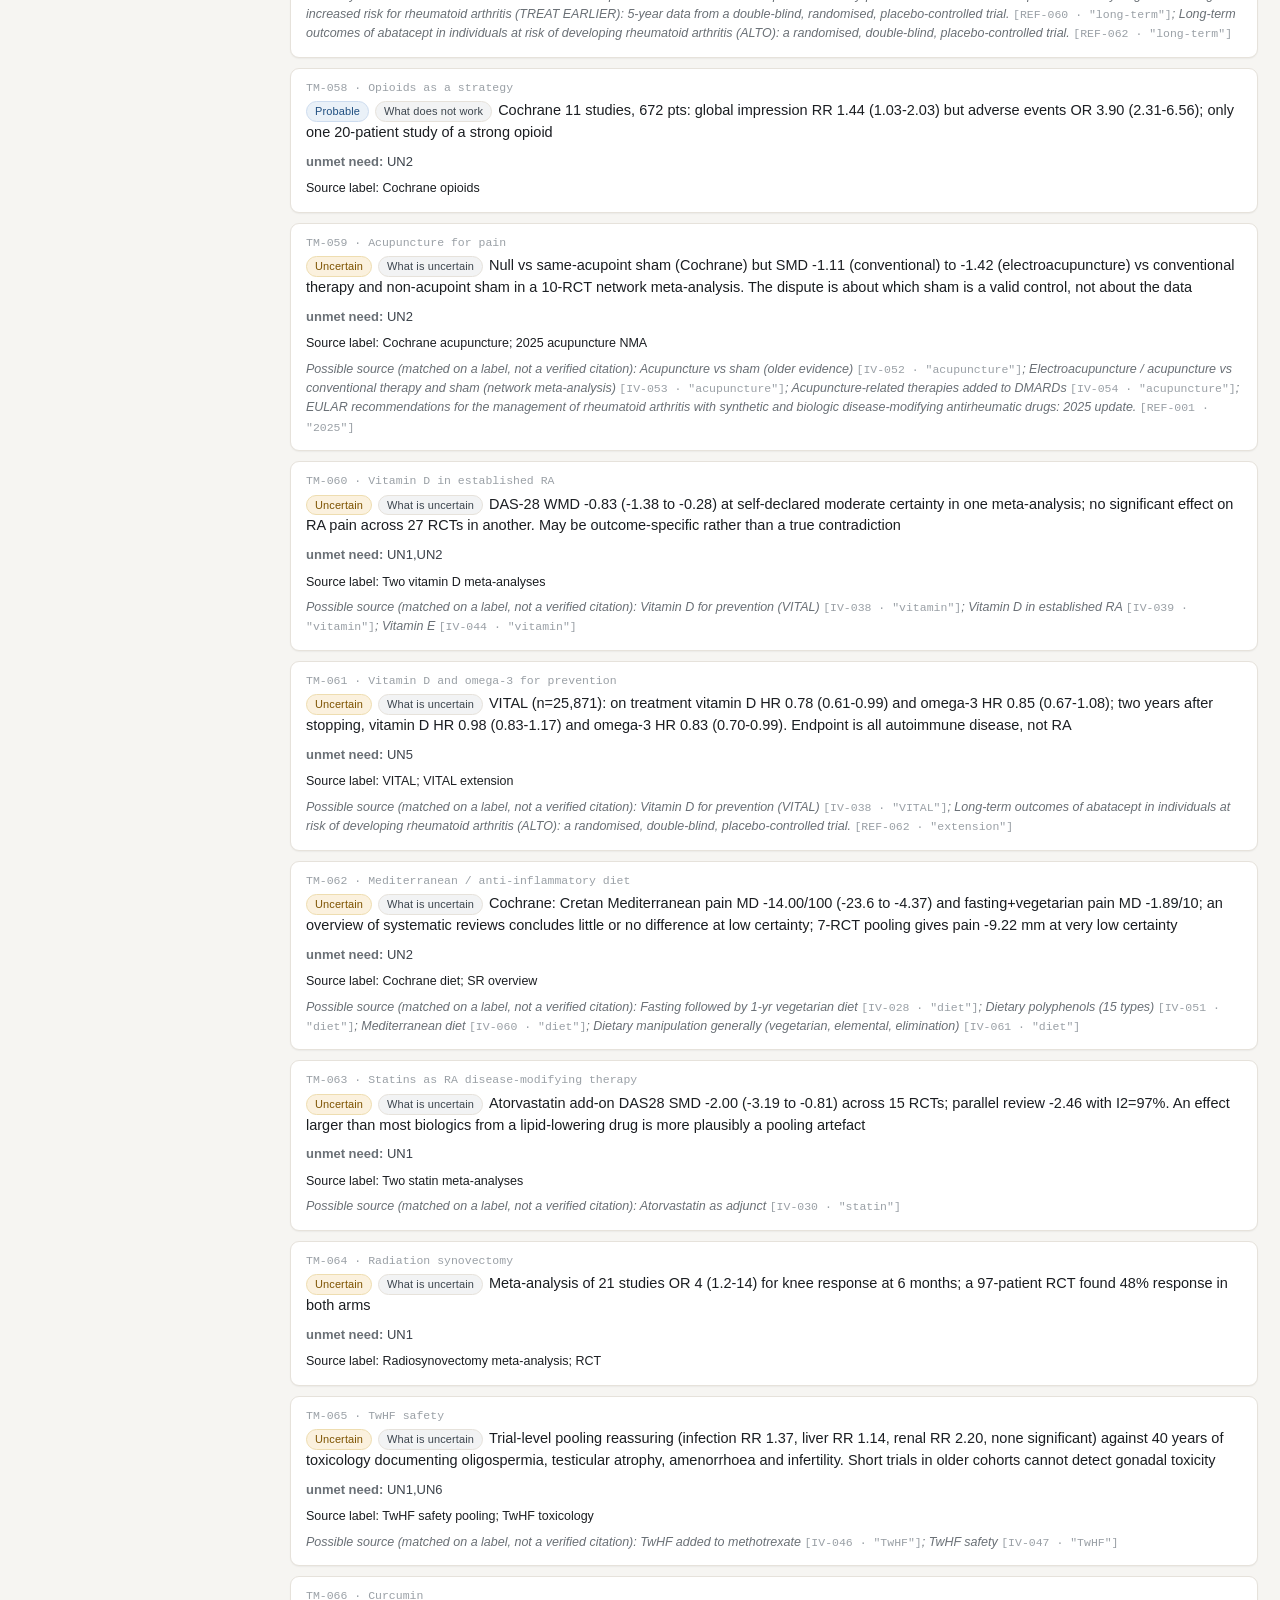
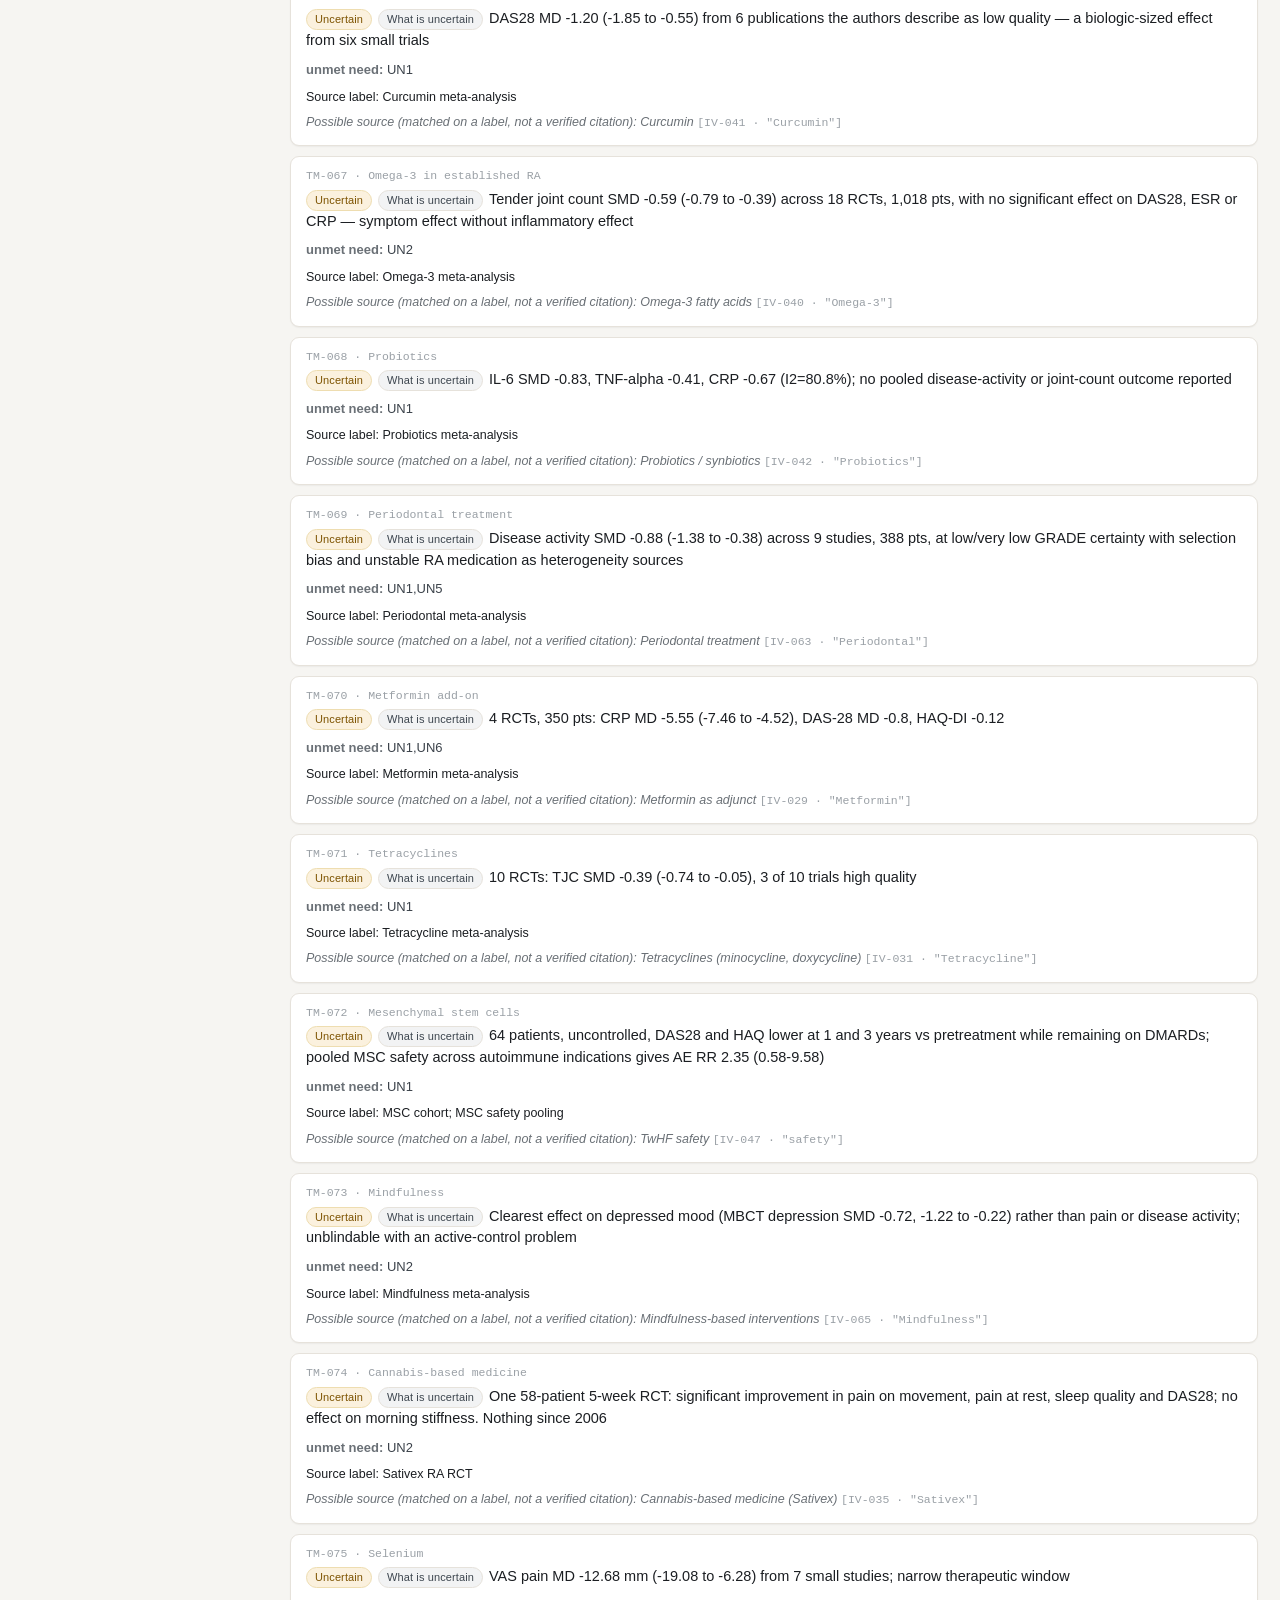
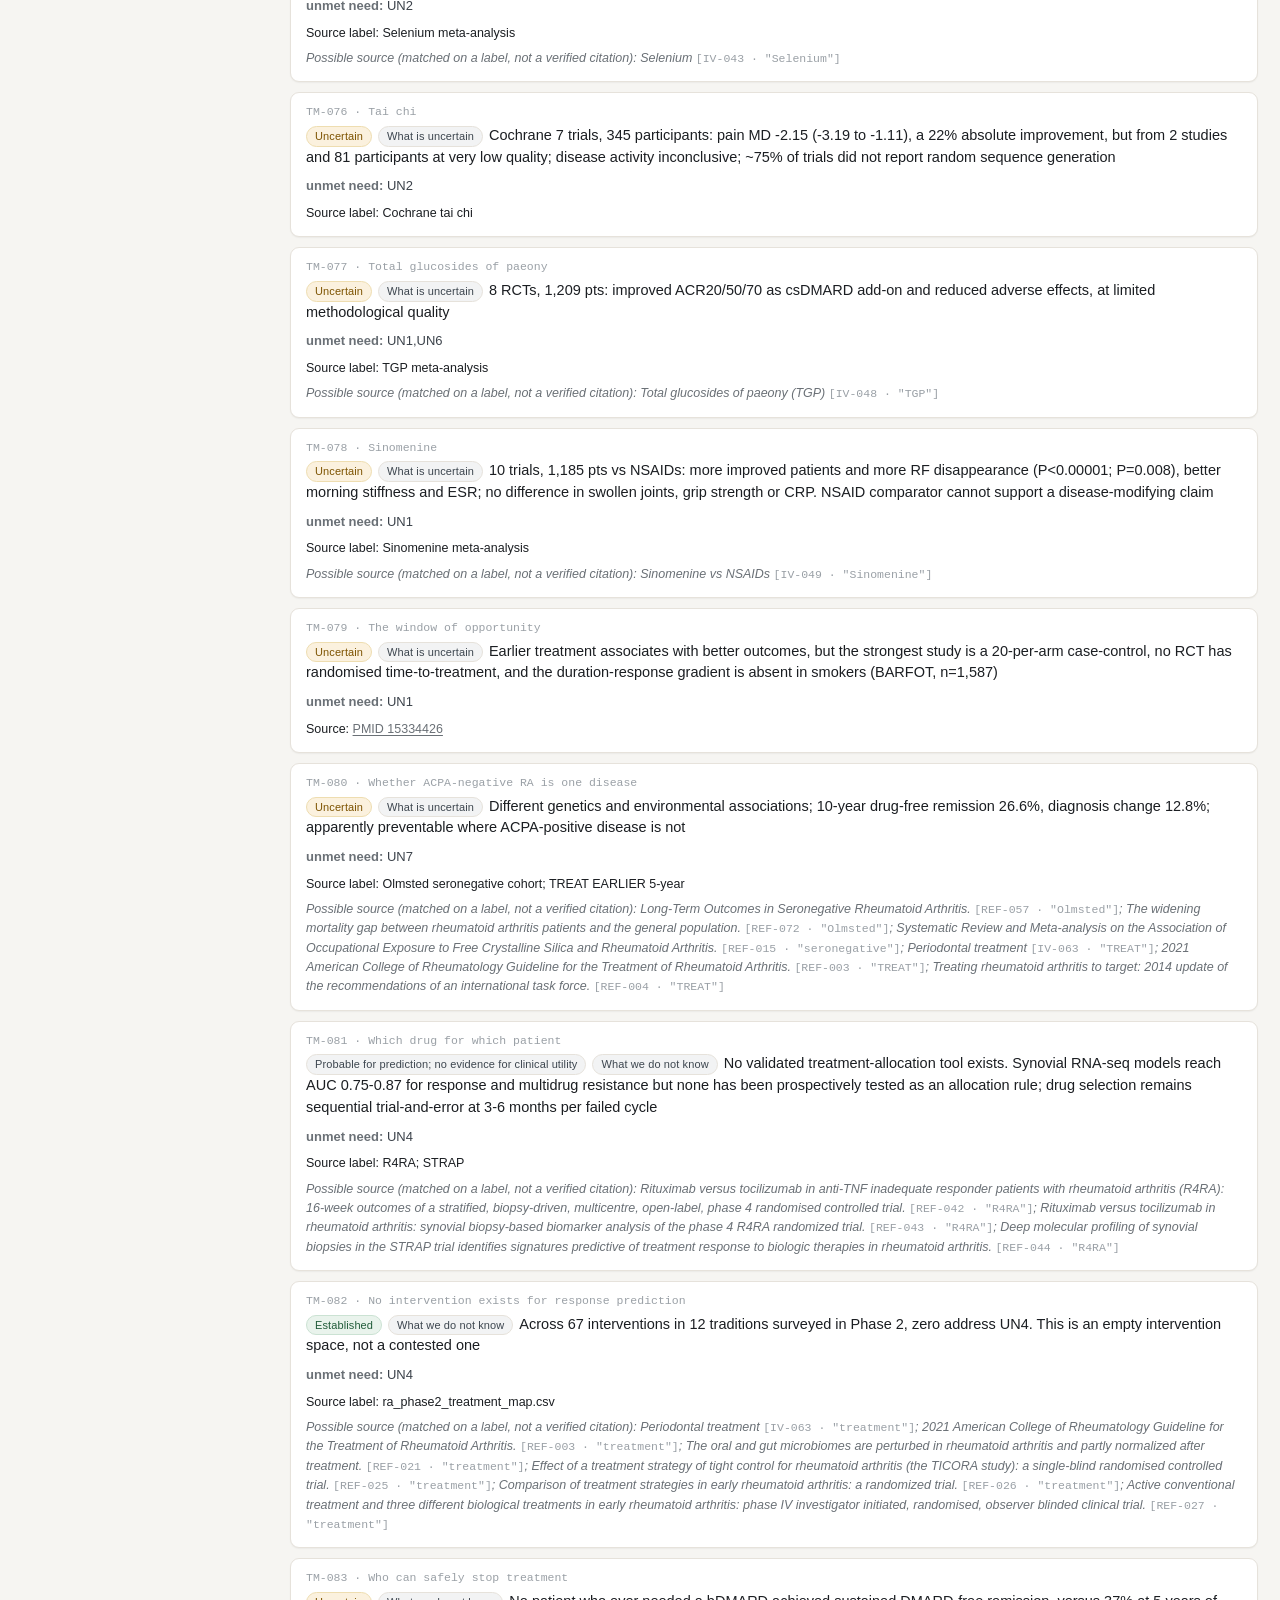
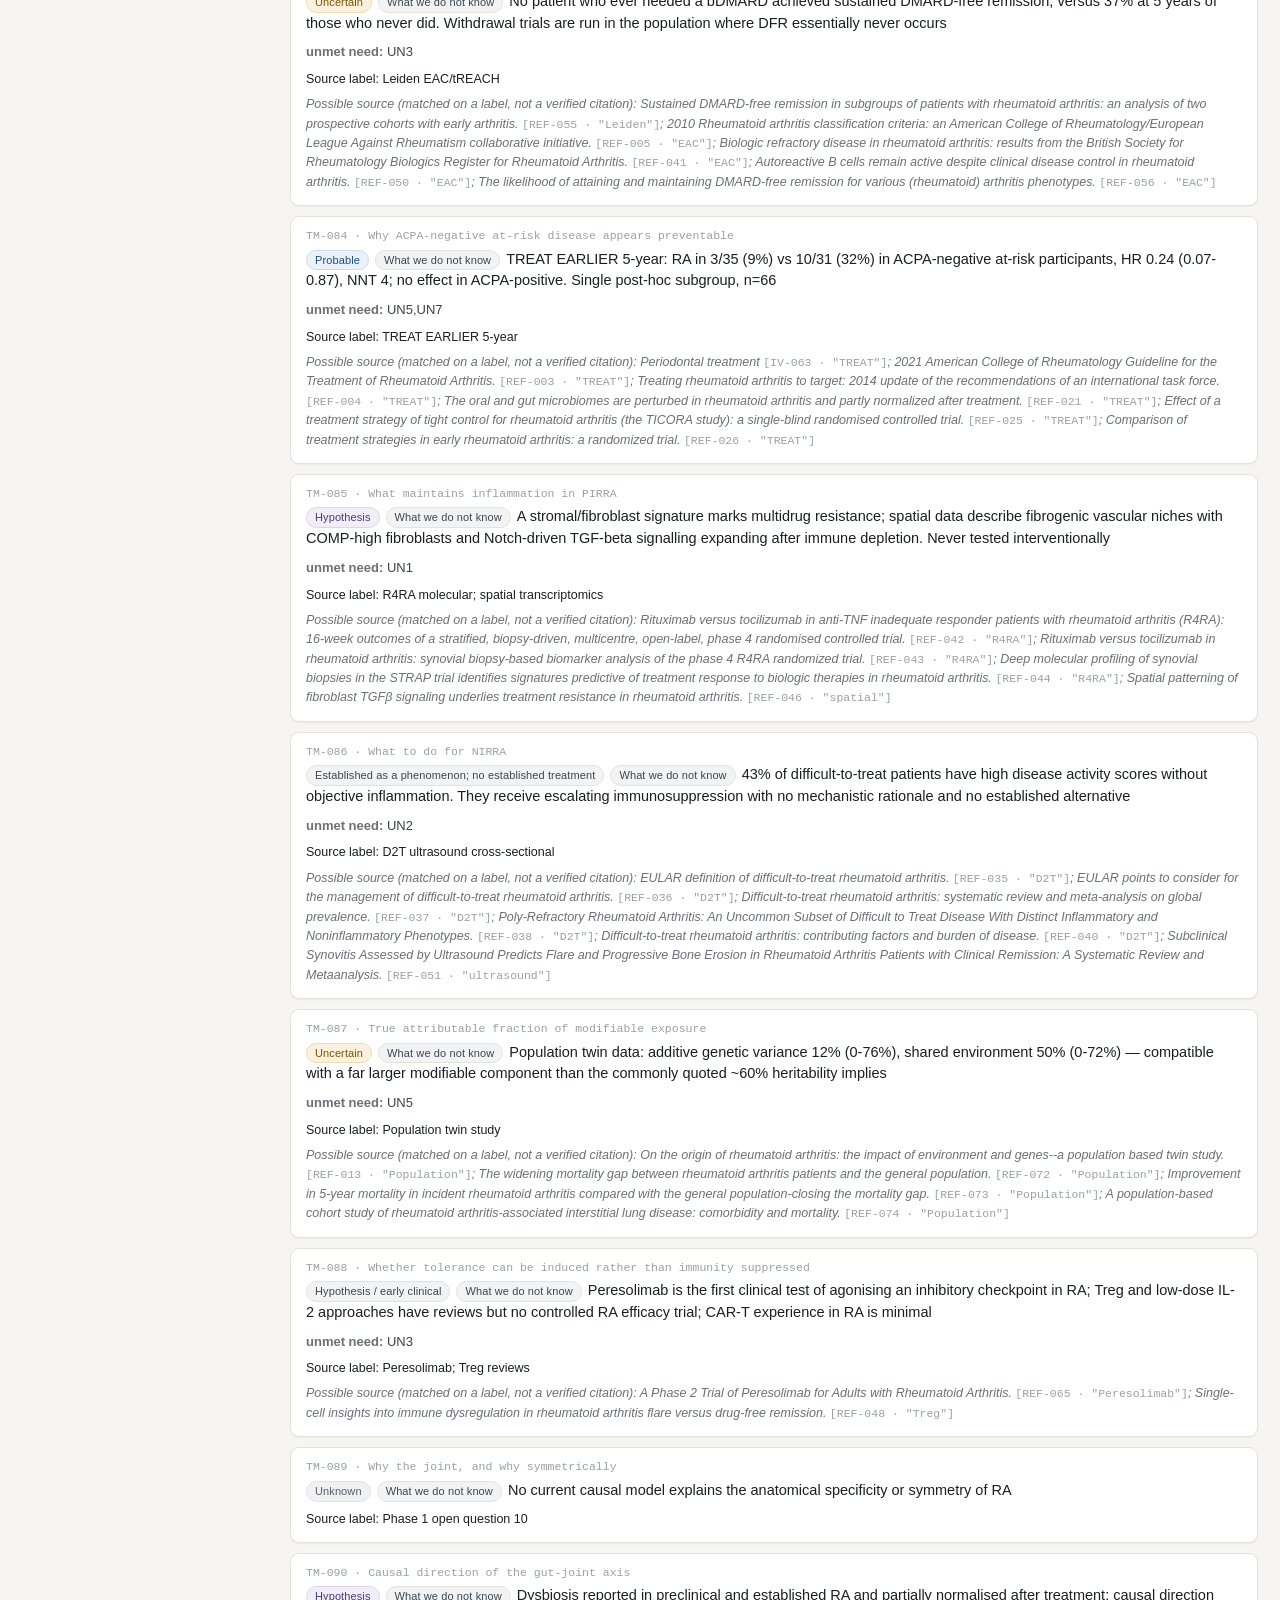
<file: site/map.html>
<!DOCTYPE html>
<html lang="en">
<head>
<meta charset="utf-8">
<meta name="viewport" content="width=device-width, initial-scale=1">
<title>Treatment Map — Rheumatoid arthritis · Therapeutics Atlas</title>
<meta name="description" content="The Therapeutics Atlas treatment map for rheumatoid arthritis: evidence, negative results, conflicts, research leads, corrections, and sources.">
<link rel="icon" type="image/png" href="favicon-rounded.png">
<style>
/* Palette and type mirror site.css so the explorer shares the project's identity while staying a
   single self-contained file. Layout and density are unchanged — this is the research database. */
:root{
  --serif:"Iowan Old Style","Palatino Linotype",Palatino,"Book Antiqua",Georgia,"Times New Roman",serif;
  --sans:-apple-system,BlinkMacSystemFont,"Segoe UI",Roboto,"Helvetica Neue",Arial,sans-serif;
  --mono:ui-monospace,SFMono-Regular,Menlo,"Roboto Mono",monospace;
  --bg:#f6f5f2; --card:#fff; --card-2:#fbfaf8;
  --ink:#1b1e22; --ink-soft:#3b424a; --mute:#6a7076; --faint:#9aa0a6;
  --line:#e6e2db; --line-soft:#efece6; --line-strong:#d9d4cb;
  --accent:#1f4f82; --accent-soft:#eef2f8;
  --shadow:0 1px 2px rgba(24,26,30,.03), 0 1px 1px rgba(24,26,30,.02);
  --page-pad:22px; --sidebar-width:244px; --content-gap:24px;
}
*{box-sizing:border-box}
body{margin:0;background:var(--bg);color:var(--ink);border-top:3px solid var(--accent);
  font:15px/1.55 var(--sans);-webkit-font-smoothing:antialiased}
a{color:var(--accent);text-underline-offset:2px}
a:hover{color:var(--accent)}

.top{background:var(--card);border-bottom:1px solid var(--line)}
.top .bar{max-width:1400px;margin:0 auto;padding:13px 22px;display:flex;align-items:center;gap:12px}
.wordmark{font:600 16px/1 var(--serif);color:var(--ink);text-decoration:none;display:inline-flex;align-items:center;gap:8px}
.wordmark .brand-logo{width:32px;height:32px;border-radius:8px;object-fit:cover;flex:0 0 auto}
.crumbs{font-size:13px;color:var(--mute)}
.crumbs a{color:var(--mute);text-decoration:none}
.crumbs a:hover{color:var(--accent);text-decoration:underline}
.crumbs .sep{margin:0 7px;color:var(--faint)}
.crumbs .here{color:var(--ink-soft)}

header{background:var(--card);border-bottom:1px solid var(--line);padding:20px 22px 0}
header .hwrap{max-width:1400px;margin:0 auto}
h1{font:600 24px/1.2 var(--serif);margin:0 0 5px;letter-spacing:-.008em;color:var(--ink)}
.sub{color:var(--mute);font:12.5px/1.5 var(--sans);margin-bottom:13px}
.research-note{color:var(--mute);font-size:12.5px;line-height:1.55;margin:0 0 14px;max-width:1180px}
.research-note span{display:block}
.research-note .scope-note{margin-top:2px;color:var(--faint)}
.research-note .scope-note strong{color:var(--mute);font-weight:600}
nav{display:flex;gap:1px;flex-wrap:wrap;margin-bottom:-1px}
nav button{background:none;border:0;border-bottom:2px solid transparent;padding:9px 13px;
  font:inherit;font-size:13.5px;color:var(--mute);cursor:pointer;letter-spacing:.002em}
nav button:hover{color:var(--ink-soft)}
nav button.on{color:var(--ink);border-bottom-color:var(--accent);font-weight:600}
nav button span{color:var(--faint);font-size:11px;margin-left:6px;font-variant-numeric:tabular-nums}
main{display:flex;gap:var(--content-gap);padding:22px var(--page-pad) 18px;align-items:flex-start;max-width:1400px;margin:0 auto}
aside{width:var(--sidebar-width);flex:0 0 var(--sidebar-width);position:sticky;top:14px;align-self:flex-start;
  max-height:calc(100vh - 28px);max-height:calc(100dvh - 28px);overflow-y:auto;
  scrollbar-gutter:stable;overscroll-behavior-y:contain}
aside .grp{background:var(--card);border:1px solid var(--line);border-radius:9px;
  padding:13px 14px;margin-bottom:12px;box-shadow:var(--shadow)}
aside h3{font:650 10.5px/1 var(--sans);text-transform:uppercase;letter-spacing:.09em;color:var(--faint);margin:0 0 9px}
aside label{display:flex;gap:8px;align-items:baseline;font-size:13px;padding:2.5px 0;cursor:pointer;color:var(--ink-soft)}
aside label:hover{color:var(--ink)}
aside label span.n{color:var(--faint);font-size:11.5px;margin-left:auto;font-variant-numeric:tabular-nums}
#q{width:100%;padding:9px 11px;border:1px solid var(--line-strong);border-radius:7px;font:inherit;font-size:14px;background:var(--card-2)}
#q:focus{outline:none;border-color:var(--accent);background:var(--card)}
.clear{font-size:12px;background:none;border:0;color:var(--accent);cursor:pointer;padding:0;margin-top:8px}
section.list{flex:1;min-width:0}
.meta{color:var(--mute);font-size:12.5px;margin:0 0 12px}
.row{background:var(--card);border:1px solid var(--line);border-radius:9px;padding:13px 15px;margin-bottom:10px;box-shadow:var(--shadow)}
.row:target{border-color:var(--accent);box-shadow:0 0 0 3px rgba(31,79,130,.10)}
.rid{font:11.5px/1 var(--mono);color:var(--faint)}
.rid a{color:var(--faint);text-decoration:none}
.rid a:hover{color:var(--accent)}
.stmt{margin:7px 0 8px;font-size:14.5px;line-height:1.5;color:var(--ink)}
.badge{display:inline-block;font:500 11px/1.35 var(--sans);padding:2px 8px;border-radius:20px;
  border:1px solid var(--line);background:#f2f3f4;color:#3d464f;margin-right:6px;white-space:nowrap;letter-spacing:.01em}
.b-est{background:#e9f3ec;border-color:#cbe2d3;color:#215c3a}
.b-prob{background:#eaf1f8;border-color:#cddcef;color:#204f80}
.b-unc{background:#fbf1de;border-color:#eeddb0;color:#7d5300}
.b-hyp{background:#f1eef7;border-color:#ddd5ed;color:#4c3c76}
.b-unk{background:#f0f1f2;border-color:#e0e2e5;color:#565f68}
.b-neg{background:#f8ecec;border-color:#eccece;color:#7a2f2f}
.k{color:var(--ink-soft);font-size:13px;margin:4px 0;line-height:1.5}
.k b{color:var(--mute);font-weight:600}
.srcs{font-size:12.5px;margin-top:8px}
.srcs a{color:var(--mute)}
.cand{color:var(--mute);font-size:12.5px;margin-top:6px;font-style:italic}
.empty{color:var(--mute);padding:30px 0}
.err{background:var(--card);border:1px solid #eccece;border-radius:9px;padding:18px;color:#7a2f2f}
code{font:12.5px/1 var(--mono);background:#efece6;padding:1.5px 5px;border-radius:4px;color:var(--ink-soft)}
.record-note{color:var(--mute);font-size:12px;line-height:1.5;
  padding:0 var(--page-pad) 30px calc(var(--page-pad) + var(--sidebar-width) + var(--content-gap));
  max-width:1400px;margin:0 auto;display:grid;gap:2px}
.record-note p{margin:0}
.record-note a{color:var(--accent);text-decoration:none}
.record-note a:hover{text-decoration:underline}
@media (max-width:820px){main{flex-direction:column}aside{width:100%;flex:auto;position:static;
  max-height:none;overflow:visible;scrollbar-gutter:auto;overscroll-behavior:auto}
  .record-note{padding-left:var(--page-pad)}}
.to-top{position:fixed;right:22px;bottom:22px;z-index:60;width:42px;height:42px;border-radius:50%;
  background:var(--card);border:1px solid rgba(31,79,130,.28);color:var(--accent);cursor:pointer;
  box-shadow:0 2px 8px rgba(24,26,30,.07);display:flex;align-items:center;justify-content:center;
  transition:border-color .14s ease,background-color .14s ease}
.to-top:hover{background:rgba(31,79,130,.045);border-color:rgba(31,79,130,.48)}
.to-top[hidden]{display:none}
.tt-arrow{width:10px;height:10px;border-top:2px solid currentColor;border-left:2px solid currentColor;
  transform:rotate(45deg);margin-top:3px;transition:transform .14s ease}
.to-top:hover .tt-arrow{transform:translateY(-1px) rotate(45deg)}
@media (max-width:820px){.to-top{right:16px;bottom:16px}}
</style>
</head>
<body>
<div class="top">
  <div class="bar">
    <a class="wordmark" href="index.html"><img class="brand-logo" src="navbar-logo.png" alt="">Therapeutics Atlas</a>
    <span class="crumbs"><span class="sep">›</span><a id="disease-link" href="ra.html">Rheumatoid arthritis</a>
      <span class="sep">›</span><span class="here">Treatment Map</span></span>
  </div>
</div>
<header>
  <div class="hwrap">
    <h1 id="title">Rheumatoid arthritis — Treatment Map</h1>
    <div class="sub" id="subtitle">loading…</div>
    <p class="research-note" id="disclaimer"></p>
    <nav id="nav"></nav>
  </div>
</header>
<main>
  <aside tabindex="0" aria-label="Treatment Map filters">
    <div class="grp">
      <h3>Search</h3>
      <input id="q" type="search" placeholder="any word or identifier">
      <button class="clear" id="clear">clear all filters</button>
    </div>
    <div id="facets"></div>
  </aside>
  <section class="list">
    <p class="meta" id="count"></p>
    <div id="rows"></div>
  </section>
</main>
<div class="record-note" id="foot" role="note"></div>

<script>
/* Open evidence record viewer — no dependencies, no build step, no backend.
   Reads ra_record.json (see data/SCHEMA.md). Display obligations from the schema
   are enforced here: every statement is shown with its grade, caveats are never
   hidden, verbatim citations and token-matched candidates are visually distinct,
   and the disclaimer is present on every view. */
const TIER = {Established:'b-est', Probable:'b-prob', Uncertain:'b-unc', Hypothesis:'b-hyp', Unknown:'b-unk'};
const VERDICT = {
  'Works':'b-est', 'Works — abandoned anyway':'b-prob', 'Conflicting':'b-unc',
  'Uncertain':'b-unk', 'Failed':'b-neg', 'Harm outweighs benefit':'b-neg', 'Poorly studied':'b-unk'
};
const SECTION_LABEL = {
  works:'What works', doesnt_work:'What does not work', uncertain:'What is uncertain',
  know:'What we know about the disease', dont_know:'What we do not know',
  worth_studying:'What might be worth studying',
  'S1 What works':'What works', 'S2 What does not work':'What does not work',
  'S3 What is uncertain':'What is uncertain', 'S4 What we know about the disease':'What we know about the disease',
  'S5 What we do not know':'What we do not know', 'S6 What might be worth studying':'What might be worth studying'
};

/* Per-tab view config: which key holds the rows, what to show, what to facet on. */
const RA_TABS = [
  {id:'map', key:'map', label:'Treatment map', title:'statement',
   badges:[r=>[base(r.evidence_tier), TIER[base(r.evidence_tier)]||'', r.evidence_tier],
           r=>[SECTION_LABEL[r.section]||r.section, '', null]],
   fields:['reason','unmet_need','reason_class'],
   facets:[['section','Section',SECTION_LABEL],['evidence_tier','Evidence tier',null],['unmet_need_codes','Unmet need',null]]},

  {id:'interventions', key:'interventions', label:'Interventions', title:'intervention',
   badges:[r=>[r.verdict_class, VERDICT[r.verdict_class]||'', r.verdict_detail],
           r=>[r.domain, '', null]],
   fields:['verdict_detail','key_result','best_evidence','evidence_base','population','outcome','certainty','caveat','unmet_need'],
   facets:[['verdict_class','Verdict',null],['domain','Domain',null],['unmet_need_codes','Unmet need',null],['certainty','Certainty',null]]},

  {id:'negatives', key:'negatives', label:'Negative results', title:'intervention',
   badges:[r=>['Negative result','b-neg',null]], fields:['negative_result'], facets:[]},

  {id:'conflicts', key:'conflicts', label:'Conflicts', title:'conflict',
   badges:[r=>['Unresolved conflict','b-unc',null]], fields:['side_a','side_b','status'], facets:[]},

  {id:'leads', key:'leads', label:'Research leads', title:'question',
   badges:[r=>[r.id,'',null], r=>[r.current_status, /open/i.test(r.current_status||'')?'b-prob':'b-unk', null]],
   fields:['current_form','phase4','phase5','verification','next_step','blocked_on'], facets:[['current_status','Status',null]]},

  {id:'corrections', key:'corrections', label:'Corrections', title:'superseded_statement',
   badges:[r=>[r.id,'b-neg',null], r=>[r.raised_in,'',null], r=>[r.corrects,'',null]],
   fields:['correction','cause'], facets:[['raised_in','Raised in',null]]},

  {id:'triage', key:'triage', label:'Candidate triage', title:'signal',
   badges:[r=>[r.id,'',null], r=>[r.triage_outcome, /promot/i.test(r.triage_outcome||'')?'b-prob':'b-unk', null]],
   fields:['triage_note','key_evidence','phase3_evidence_tier'], facets:[['triage_outcome','Outcome',null]]},

  {id:'open_questions', key:'open_questions', label:'Open questions', title:'question',
   badges:[r=>[r.current_evidence_tier, TIER[base(r.current_evidence_tier)]||'', null]],
   fields:['why_it_matters','what_would_resolve_it','key_sources_doi'], facets:[]},

  {id:'references', key:'references', label:'References', title:'title',
   badges:[r=>[r.evidence_level,'',null], r=>[r.year?String(r.year).split('.')[0]:'','',null]],
   fields:['journal','key_finding','topic'], facets:[['evidence_level','Evidence level',null],['topic','Topic',null]]},
];

const IPF_TABS = [
  {id:'map', key:'map', label:'Treatment map', title:'statement',
   badges:[r=>[base(r.evidence_tier),TIER[base(r.evidence_tier)]||'',r.evidence_tier_sublabel],r=>[SECTION_LABEL[r.section]||r.section,'',null],r=>[r.superseded_by?.length?'Superseded':'', 'b-neg', null]],
   fields:['subject','outcome_dimension','evidence_tier_sublabel','caveat','caveat_status','sources_verbatim','maps_to_unmet_need','phase4_status','phase6_status'], facets:[['section','Section',SECTION_LABEL],['evidence_tier','Evidence tier',null],['outcome_dimension','Outcome dimension',null]]},
  {id:'interventions', key:'interventions', label:'Interventions', title:'intervention', filter:r=>!r.is_duplicate,
   badges:[r=>[r.verdict_class,VERDICT[r.verdict_class]||'',r.verdict_sublabel],r=>[base(r.evidence_tier),TIER[base(r.evidence_tier)]||'',r.evidence_tier_sublabel]],
   fields:['verdict_sublabel','endpoint_dimension','strongest_design','key_result_verbatim','why','safety','evidence_access','curation_note'], facets:[['verdict_class','Verdict',null],['evidence_tier','Evidence tier',null],['evidence_access','Evidence access',null],['category','Category',null]]},
  {id:'negatives', key:'negatives', label:'Negative results', title:'intervention', badges:[r=>[r.verdict_class,'b-neg',null],r=>[base(r.evidence_tier),TIER[base(r.evidence_tier)]||'',r.evidence_tier_sublabel]], fields:['failure_domain','key_result_verbatim','endpoint_dimension','why','termination_reasons','conflict_note'], facets:[['verdict_class','Verdict',null],['failure_domain','Failure domain',null]]},
  {id:'conflicts', key:'conflicts', label:'Conflicts', title:'subject', badges:[r=>[r.resolved?'Resolved':'Unresolved',r.resolved?'b-unk':'b-unc',null]], fields:['conflict_type','description','current_status','resolution_rule_applied','verdict_recorded','sources_verbatim'], facets:[['resolved','Status',null]]},
  {id:'candidates', key:'candidates', label:'Investigated candidates', title:'subject', badges:[r=>[r.status,/held/i.test(r.status||'')?'b-unc':'b-unk',null]], fields:['shape','outcome','screens_failed','reason','action_retained'], facets:[['status','Status',null]]},
  {id:'screens', key:'screens', label:'Screen definitions', title:'definition', badges:[r=>[r.id,'',null]], fields:[], facets:[]},
  {id:'actions', key:'actions', label:'Actions', title:'subject', badges:[r=>[r.open?'Open':'Closed',r.open?'b-unc':'b-unk',null],r=>[r.type,'',null]], fields:['detail','phase6_outcome','phase6_detail','from_candidate'], facets:[['open','Status',null],['type','Type',null]]},
  {id:'ceiling', key:'therapeutic_ceiling', label:'Therapeutic ceiling', title:'dimension', badges:[r=>[r.evidence_tier,TIER[base(r.evidence_tier)]||'',null]], fields:['best_documented_result','source','what_remains_unachieved','caveat'], facets:[['evidence_tier','Evidence tier',null]]},
  {id:'endpoints', key:'endpoint_taxonomy', label:'Endpoints', title:'dimension', badges:[r=>[r.id,'',null],r=>[r.evidence_level,'',null]], fields:['measure','metric_variants','threshold_or_mcid','prognostic_anchor','licenses','does_not_license','known_problems'], facets:[]},
  {id:'measurement', key:'measurement_gaps', label:'Measurement gaps', title:'endpoint', badges:[r=>[r.dimension,'b-unc',null]], fields:['why_needed','approach','existing_validation','feasibility','smallest_validation_step'], facets:[['dimension','Dimension',null]]},
  {id:'retrievability', key:'retrievability', label:'Unretrieved trials', title:'title', badges:[r=>[r.reporting_status,'b-unc',null]], fields:['nct','phase','enrollment','interventions','completion','results_retrievable','linked_pmids'], facets:[['reporting_status','Reporting status',null],['results_retrievable','Retrievability',null]]},
  {id:'registry', key:'registry_results_sweep', label:'Registry results', title:'title', badges:[r=>[r.sweep_outcome,'',null]], fields:['nct','phase','enroll','status','completion','n_primary','n_analyses','iv_match'], facets:[['sweep_outcome','Sweep outcome',null]]},
  {id:'coverage', key:'coverage_gaps', label:'Coverage gaps', title:'topic', badges:[r=>[r.type,'b-unc',null]], fields:['year','journal','included','participants','chinese_databases','in_landscape'], facets:[['type','Type',null]]},
  {id:'unmet_needs', key:'unmet_needs', label:'Unmet needs', title:'unmet_need', badges:[r=>[r.code,'',null],r=>[r.status,'b-unc',null]], fields:['dimension','maps_to_endpoints','evidence_basis'], facets:[['dimension','Dimension',null]]},
  {id:'open_questions', key:'open_questions', label:'Open questions', title:'question', badges:[r=>[r.evidence_status,TIER[base(r.evidence_status)]||'',null]], fields:['current_evidence','smallest_useful_next_step'], facets:[['evidence_status','Evidence status',null]]},
  {id:'limitations', key:'limitations', label:'Limitations', title:'scope', badges:[r=>[r.limitation_id,'b-unc',null]], fields:['detail'], facets:[]},
  {id:'corrections', key:'corrections', label:'Corrections', title:'claim_corrected', badges:[r=>[r.id,'b-neg',null],r=>[r.phase,'',null]], fields:['correction','basis','effect','date'], facets:[['phase','Phase',null]]},
  {id:'references', key:'references', label:'References', title:'title', badges:[r=>[r.type?.toUpperCase(),' ',null],r=>[r.year?String(r.year):'','',null]], fields:['id','journal','title_source','cited_by'], facets:[['type','Type',null],['year','Year',null]]}
];

let TABS = RA_TABS;

const state = {tab:'map', q:'', facets:{}};
let DB = null;

function base(t){ return (t||'').split(' (')[0].trim(); }
function esc(s){ return String(s==null?'':s).replace(/[&<>"]/g, c=>({'&':'&amp;','<':'&lt;','>':'&gt;','"':'&quot;'}[c])); }
function tab(){ return TABS.find(t=>t.id===state.tab); }
function tabRows(t){ const rows=DB[t.key]||[]; return t.filter?rows.filter(t.filter):rows; }
function facetVals(r, key){
  const v = r[key];
  if (Array.isArray(v)) return v;
  if (key === 'evidence_tier') return v ? [base(v)] : [];
  return v ? [v] : [];
}

function rowsFor(t){
  let rs = tabRows(t);
  const q = state.q.trim().toLowerCase();
  if (q) rs = rs.filter(r => JSON.stringify(r).toLowerCase().includes(q));
  for (const [key] of t.facets){
    const on = state.facets[key];
    if (on && on.size) rs = rs.filter(r => facetVals(r, key).some(v => on.has(v)));
  }
  return rs;
}

function renderNav(){
  document.getElementById('nav').innerHTML = TABS.map(t =>
    `<button data-tab="${t.id}" class="${t.id===state.tab?'on':''}">${esc(t.label)}<span>${tabRows(t).length}</span></button>`
  ).join('');
  document.querySelectorAll('nav button').forEach(b => b.onclick = () => {
    state.tab = b.dataset.tab; state.facets = {}; render();
  });
}

function scrollResultsToTop(){
  const list = document.querySelector('section.list');
  const top = window.scrollY + list.getBoundingClientRect().top - 14;
  window.scrollTo({top: Math.max(0, top), behavior:'auto'});
}

function renderFacets(){
  const t = tab(), all = tabRows(t), host = document.getElementById('facets');
  host.innerHTML = t.facets.map(([key, label, labelMap]) => {
    const counts = {};
    all.forEach(r => facetVals(r, key).forEach(v => counts[v] = (counts[v]||0)+1));
    const on = state.facets[key] || new Set();
    const items = Object.entries(counts).sort((a,b)=>b[1]-a[1]).map(([v,n]) =>
      `<label><input type="checkbox" data-key="${esc(key)}" value="${esc(v)}" ${on.has(v)?'checked':''}>
        ${esc(labelMap && labelMap[v] ? labelMap[v] : v)}<span class="n">${n}</span></label>`).join('');
    return items ? `<div class="grp"><h3>${esc(label)}</h3>${items}</div>` : '';
  }).join('');
  host.querySelectorAll('input').forEach(cb => cb.onchange = () => {
    const s = state.facets[cb.dataset.key] || new Set();
    cb.checked ? s.add(cb.value) : s.delete(cb.value);
    state.facets[cb.dataset.key] = s; render(false); scrollResultsToTop();
  });
}

function refHtml(r){
  let h = '';
  if (r.refs && r.refs.length) h += '<div class="srcs">Source: ' + r.refs.map(x =>
      x.url ? `<a href="${esc(x.url)}" target="_blank" rel="noopener">${esc(x.type.toUpperCase())} ${esc(x.id)}</a>`
            : `${esc(x.type.toUpperCase())} ${esc(x.id)}`).join(' · ') + '</div>';
  else if (r.source) h += `<div class="srcs">Source label: ${esc(r.source)}</div>`;
  if (r.ref_candidates && r.ref_candidates.length)
    h += '<div class="cand">Possible source (matched on a label, not a verified citation): ' +
      r.ref_candidates.map(c => `${esc(c.label||c.id)} <span class="rid">[${esc(c.id)} · "${esc(c.matched_on)}"]</span>`).join('; ') + '</div>';
  if (r.corrections && r.corrections.length)
    h += `<div class="srcs">Corrections applying to this lead: ${r.corrections.map(esc).join(', ')}</div>`;
  if (r.primary_source) h += `<div class="srcs">Primary source: ${esc(r.primary_source)}</div>`;
  if (r.url) h += `<div class="srcs"><a href="${esc(r.url)}" target="_blank" rel="noopener">open source</a></div>`;
  return h;
}

function rowHtml(r, t){
  const badges = (t.badges||[]).map(f => {
    const [text, cls, title] = f(r) || [];
    return text ? `<span class="badge ${cls||''}" ${title?`title="${esc(title)}"`:''}>${esc(text)}</span>` : '';
  }).join('');
  const fields = (t.fields||[]).filter(k => r[k]).map(k =>
    `<div class="k"><b>${esc(k.replace(/_/g,' '))}:</b> ${esc(r[k])}</div>`).join('');
  const steps = (r.steps||[]).map(s =>
    `<div class="k"><b>${esc(s.id)} (${esc(s.step_type||'')}):</b> ${esc(s.question||'')}
      ${s.strengthen_criterion?` <i>Strengthens if:</i> ${esc(s.strengthen_criterion)}`:''}
      ${s.falsify_criterion?` <i>Falsified if:</i> ${esc(s.falsify_criterion)}`:''}
      ${s.main_barrier?` <i>Barrier:</i> ${esc(s.main_barrier)}`:''}</div>`).join('');
  const superseded = r.superseded_by?.length ? `<div class="srcs">Superseded by: ${r.superseded_by.map(id=>`<a href="${esc(location.pathname+'?data='+DATA_URL+'#'+id)}">${esc(id)}</a>`).join(', ')}</div>` : '';
  const heading = r[t.title] || r.title || r.subject || r.intervention || r.question || r.id || '';
  return `<article class="row" id="${esc(r.id)}">
    <div class="rid"><a href="#${esc(r.id)}">${esc(r.id)}</a>${r.item?' · '+esc(r.item):''}${r.lead&&r.lead!==r.id?' · '+esc(r.lead):''}</div>
    <div class="stmt">${badges}${esc(heading)}</div>
    ${fields}${steps}${superseded}${refHtml(r)}
  </article>`;
}

function render(refacet = true){
  const t = tab(), rs = rowsFor(t);
  if (refacet) renderFacets();
  renderNav();
  document.getElementById('count').textContent =
    `${rs.length} of ${tabRows(t).length} ${t.label.toLowerCase()}` +
    (state.q ? ` matching "${state.q}"` : '');
  document.getElementById('rows').innerHTML = rs.length
    ? rs.map(r => rowHtml(r, t)).join('')
    : '<p class="empty">No rows match. A blank result is a fact about the filters, not about the evidence.</p>';
  if (location.hash) { const el = document.getElementById(location.hash.slice(1)); if (el) el.scrollIntoView({block:'center'}); }
}

function selectHash(){
  const h=(location.hash||'').slice(1); if(!h)return false;
  const owner=TABS.find(t=>(DB[t.key]||[]).some(r=>r.id===h));
  if(owner){state.tab=owner.id;state.facets={};return true;}
  const tabHit=TABS.find(t=>t.id===h);
  if(tabHit){state.tab=tabHit.id;state.facets={};return true;}
  return false;
}

function boot(db){
  DB = db;
  const m = db.meta || {};
  const isIPF = /^ipf-public-/.test(m.schema_version||'');
  TABS = isIPF ? IPF_TABS : RA_TABS;
  document.getElementById('disease-link').textContent = m.disease || 'Rheumatoid arthritis';
  document.getElementById('disease-link').href = isIPF ? 'ipf.html' : 'ra.html';
  document.getElementById('title').textContent = `${m.disease||'Treatment Map'} — Treatment Map`;
  document.title = `Treatment Map — ${m.disease||''} · Therapeutics Atlas`;
  const counts = m.counts || db.counts || {};
  const metrics = isIPF
    ? [
        [counts.map_statements, 'map statements'],
        [counts.interventions_distinct, 'distinct interventions'],
        [counts.negative_results, 'negative results'],
        [counts.conflicts, 'conflicts'],
        [counts.candidates_screened, 'candidates screened'],
        [counts.corrections, 'corrections'],
        [counts.research_leads, 'Research Leads'],
        [counts.references, 'references']
      ]
    : [
        [counts.map, 'map records'],
        [counts.interventions, 'interventions'],
        [counts.negatives, 'negative results'],
        [counts.conflicts, 'conflicts'],
        [counts.corrections, 'corrections'],
        [counts.leads, 'Research Leads'],
        [counts.open_leads, 'open Research Leads'],
        [counts.references, 'references']
      ];
  document.getElementById('subtitle').textContent = metrics
    .filter(([value]) => value !== undefined && value !== null)
    .map(([value, label]) => `${value} ${label}`)
    .join(' · ');
  document.getElementById('disclaimer').innerHTML =
    '<span>Research record, not medical advice. Evidence grades describe the state of the evidence, not the biology.</span>' +
    (isIPF ? '<span class="scope-note"><strong>Scope:</strong> IPF only; evidence from other fibrotic diseases is included only where explicitly labelled indirect.</span>' : '');
  const correctionCount = (db.corrections||[]).length;
  const interpretation = m.evidence_interpretation || 'Grades describe the state of the evidence, not the biology.';
  const correctionText = m.corrections_note ||
    `${correctionCount} statement${correctionCount===1?'':'s'} in the archived phase reports ${correctionCount===1?'has':'have'} been corrected`;
  const canonicalSource = m.canonical_source || m.source_of_truth || '';
  document.getElementById('foot').innerHTML =
    `<p>${esc(interpretation)}</p>` +
    `<p>${esc(correctionText)} — see the <a href="#corrections">Corrections tab</a> before citing any phase document.</p>` +
    `<p>Canonical source: ${esc(canonicalSource)}.</p>`;
  document.getElementById('q').oninput = e => { state.q = e.target.value; render(false); };
  document.getElementById('clear').onclick = () => {
    state.q = ''; state.facets = {}; document.getElementById('q').value = ''; render();
  };
  /* deep link: #TM-042 opens the tab that owns that row id; #corrections opens a tab by its id */
  selectHash();
  /* ?section=works → open the treatment-map tab pre-filtered to that section (from the overview blocks) */
  const secParam = new URLSearchParams(location.search).get('section');
  if (secParam && SECTION_LABEL[secParam]) { state.tab = 'map'; state.facets = { section: new Set([secParam]) }; }
  render();
}

/* Which record to load. Defaults to this disease's file; an optional ?data=<name>.json lets the same
   viewer serve another disease record placed in this folder. Restricted to a same-folder JSON filename
   so the parameter can never point the fetch at an external URL. */
const _p = new URLSearchParams(location.search).get('data');
const DATA_URL = (_p && /^[\w.-]+\.json$/.test(_p)) ? _p : 'ra_record.json';

window.addEventListener('hashchange',()=>{ if(DB&&selectHash())render(); });

fetch(DATA_URL)
  .then(r => { if (!r.ok) throw new Error('HTTP ' + r.status); return r.json(); })
  .then(boot)
  .catch(e => {
    document.querySelector('section.list').innerHTML =
      `<div class="err"><b>Could not load ${esc(DATA_URL)}</b> (${esc(e.message)}).<br><br>
       Put <code>${esc(DATA_URL)}</code> next to this file and serve the folder over HTTP —
       browsers block <code>fetch</code> from <code>file://</code>:<br><br>
       <code>python -m http.server 8000</code> then open the served site URL.</div>`;
  });
</script>
<script>
/* floating back-to-top control (self-contained; map.html has no external JS) */
(function(){
  var b=document.createElement('button');b.type='button';b.className='to-top';b.hidden=true;
  b.setAttribute('aria-label','Back to top');b.title='Back to top';
  b.innerHTML='<span class="tt-arrow" aria-hidden="true"></span>';
  b.addEventListener('click',function(){var r=window.matchMedia&&window.matchMedia('(prefers-reduced-motion: reduce)').matches;window.scrollTo({top:0,behavior:r?'auto':'smooth'});});
  function s(){b.hidden=(window.pageYOffset||document.documentElement.scrollTop||0)<400;}
  document.body.appendChild(b);window.addEventListener('scroll',s,{passive:true});s();
})();
</script>
</body>
</html>
</file>
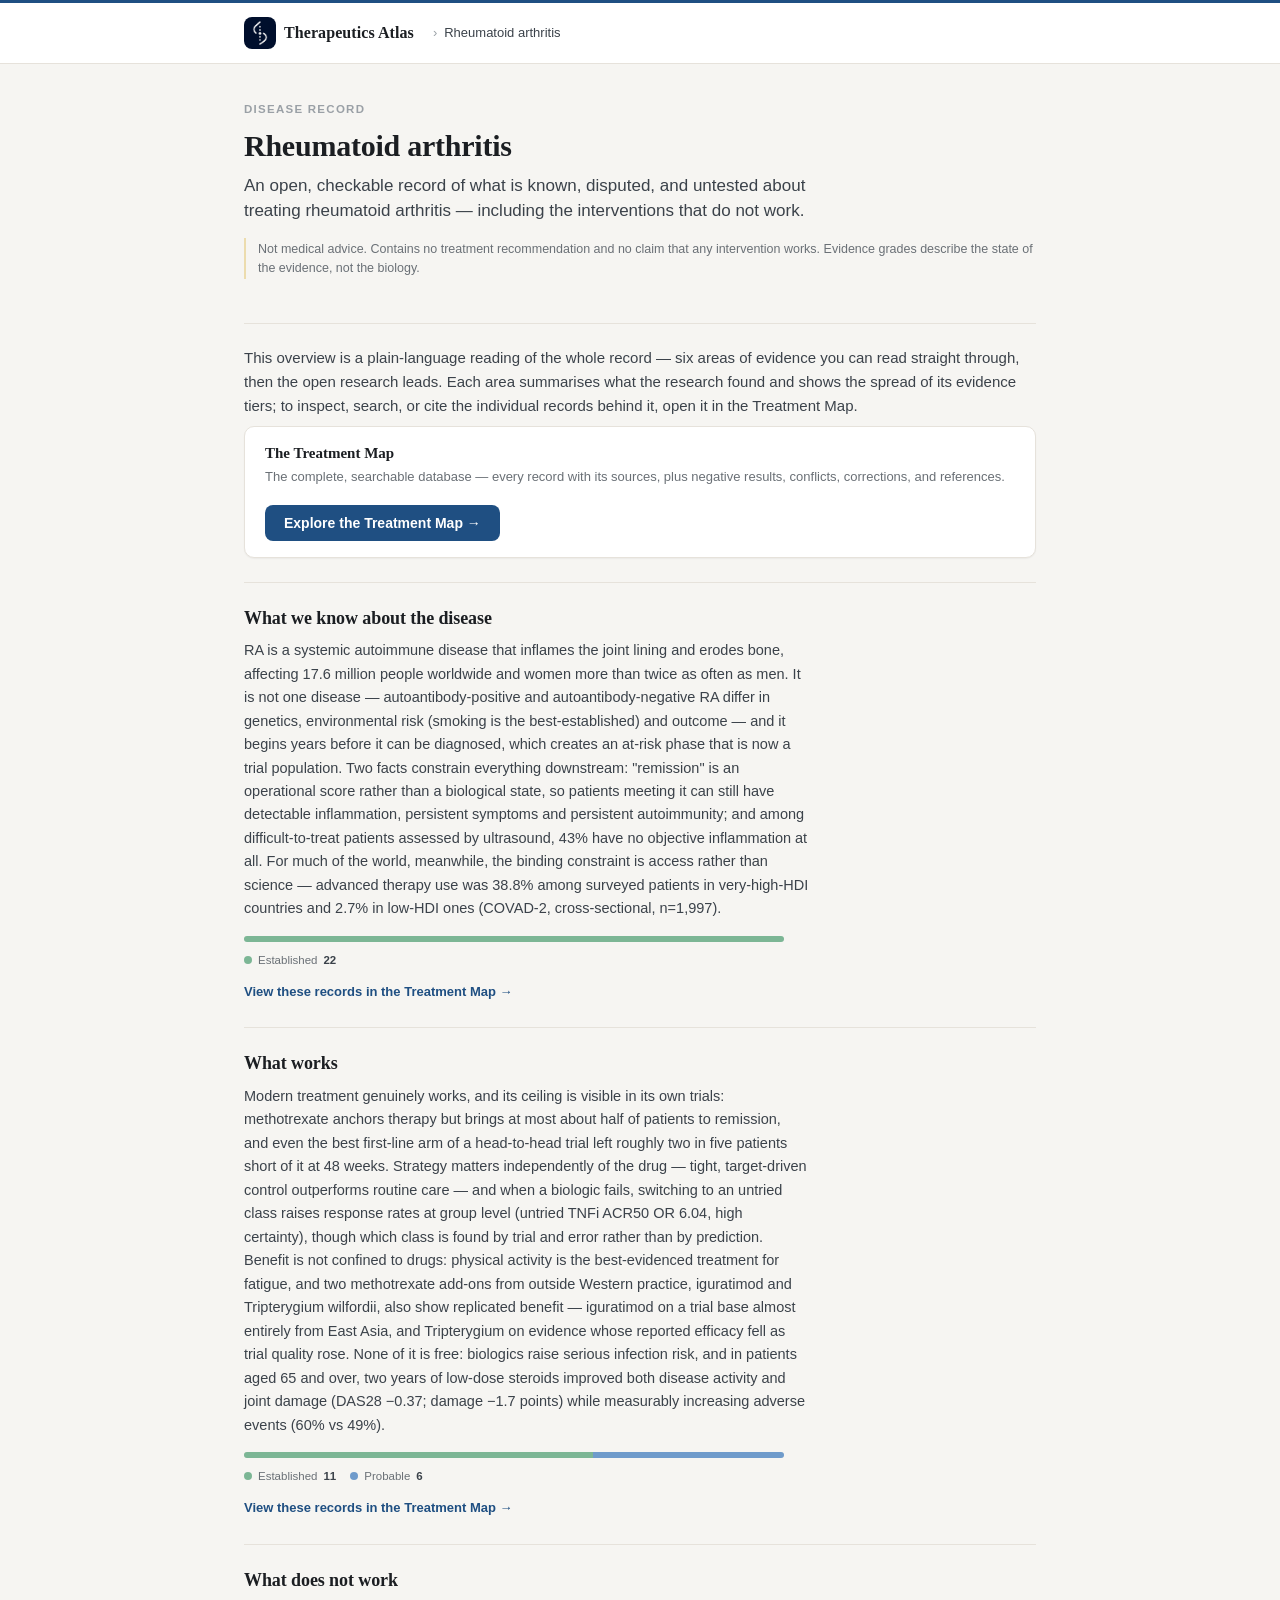
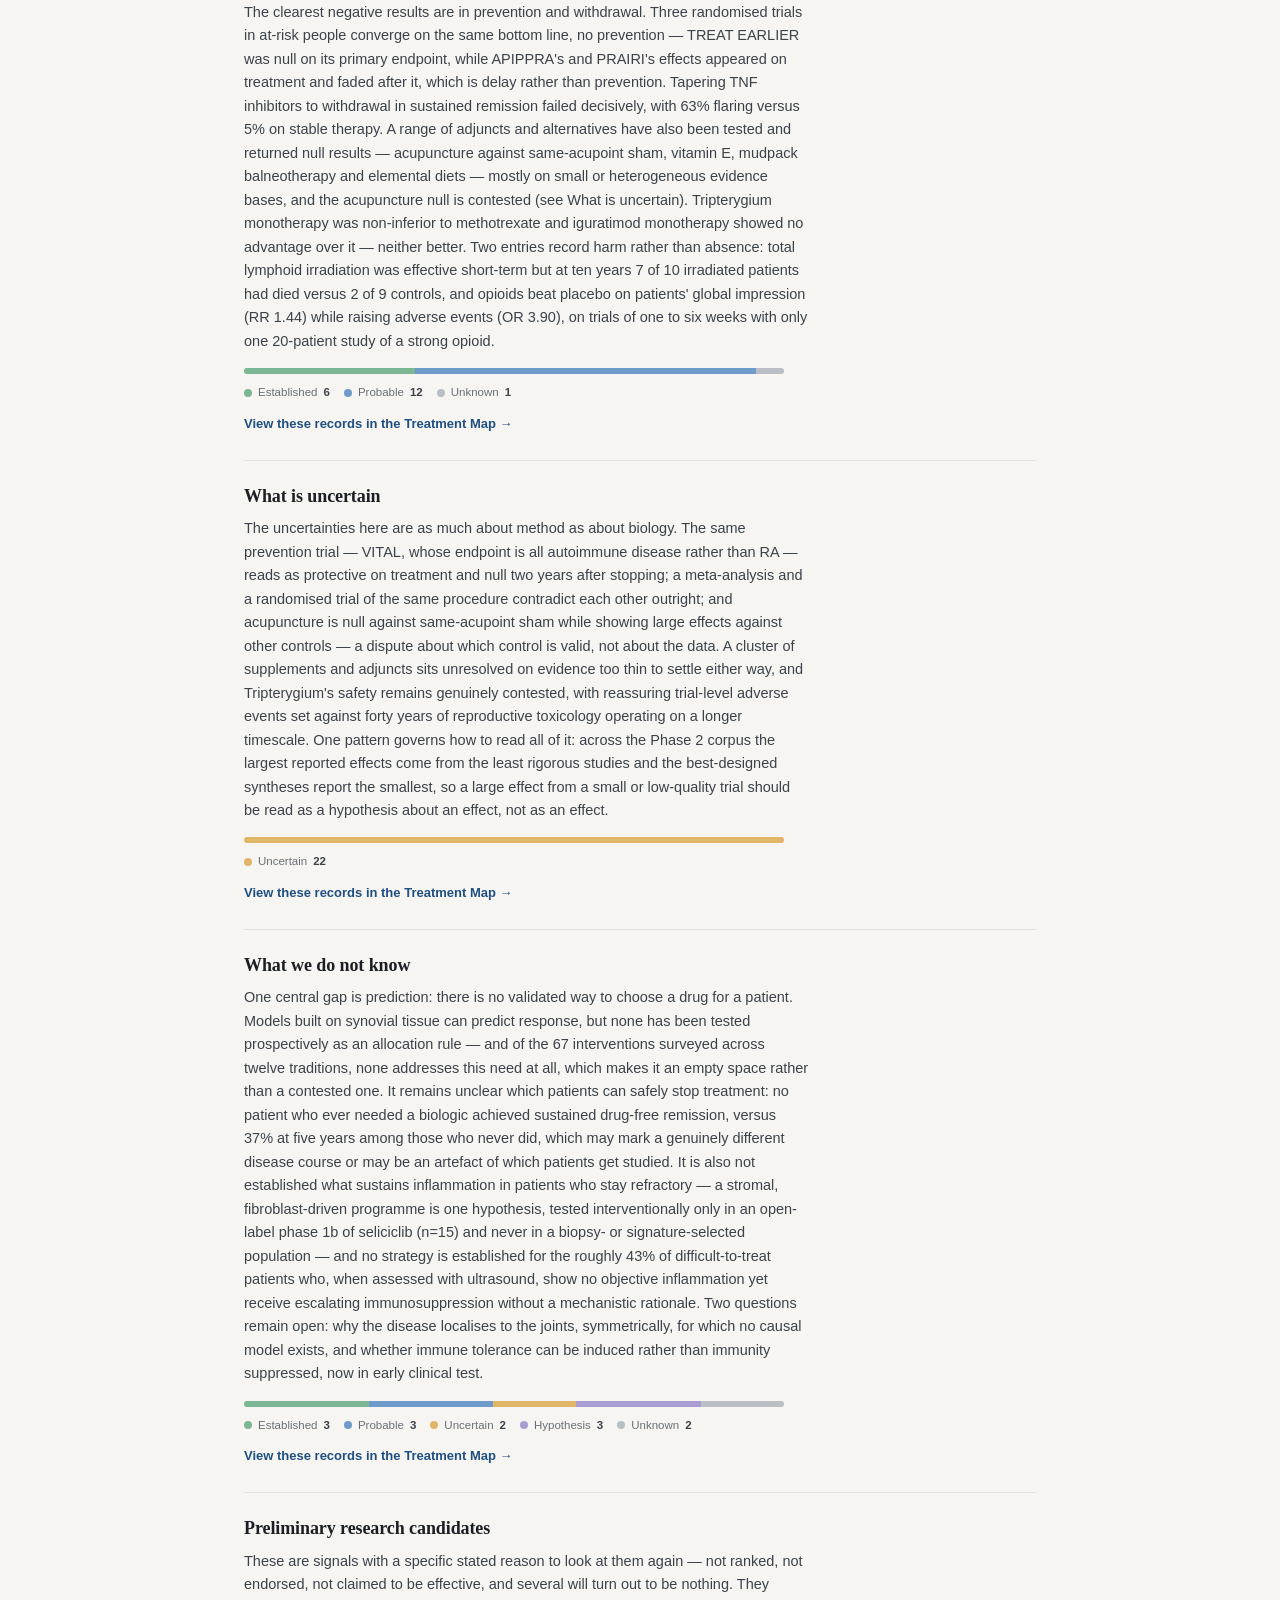
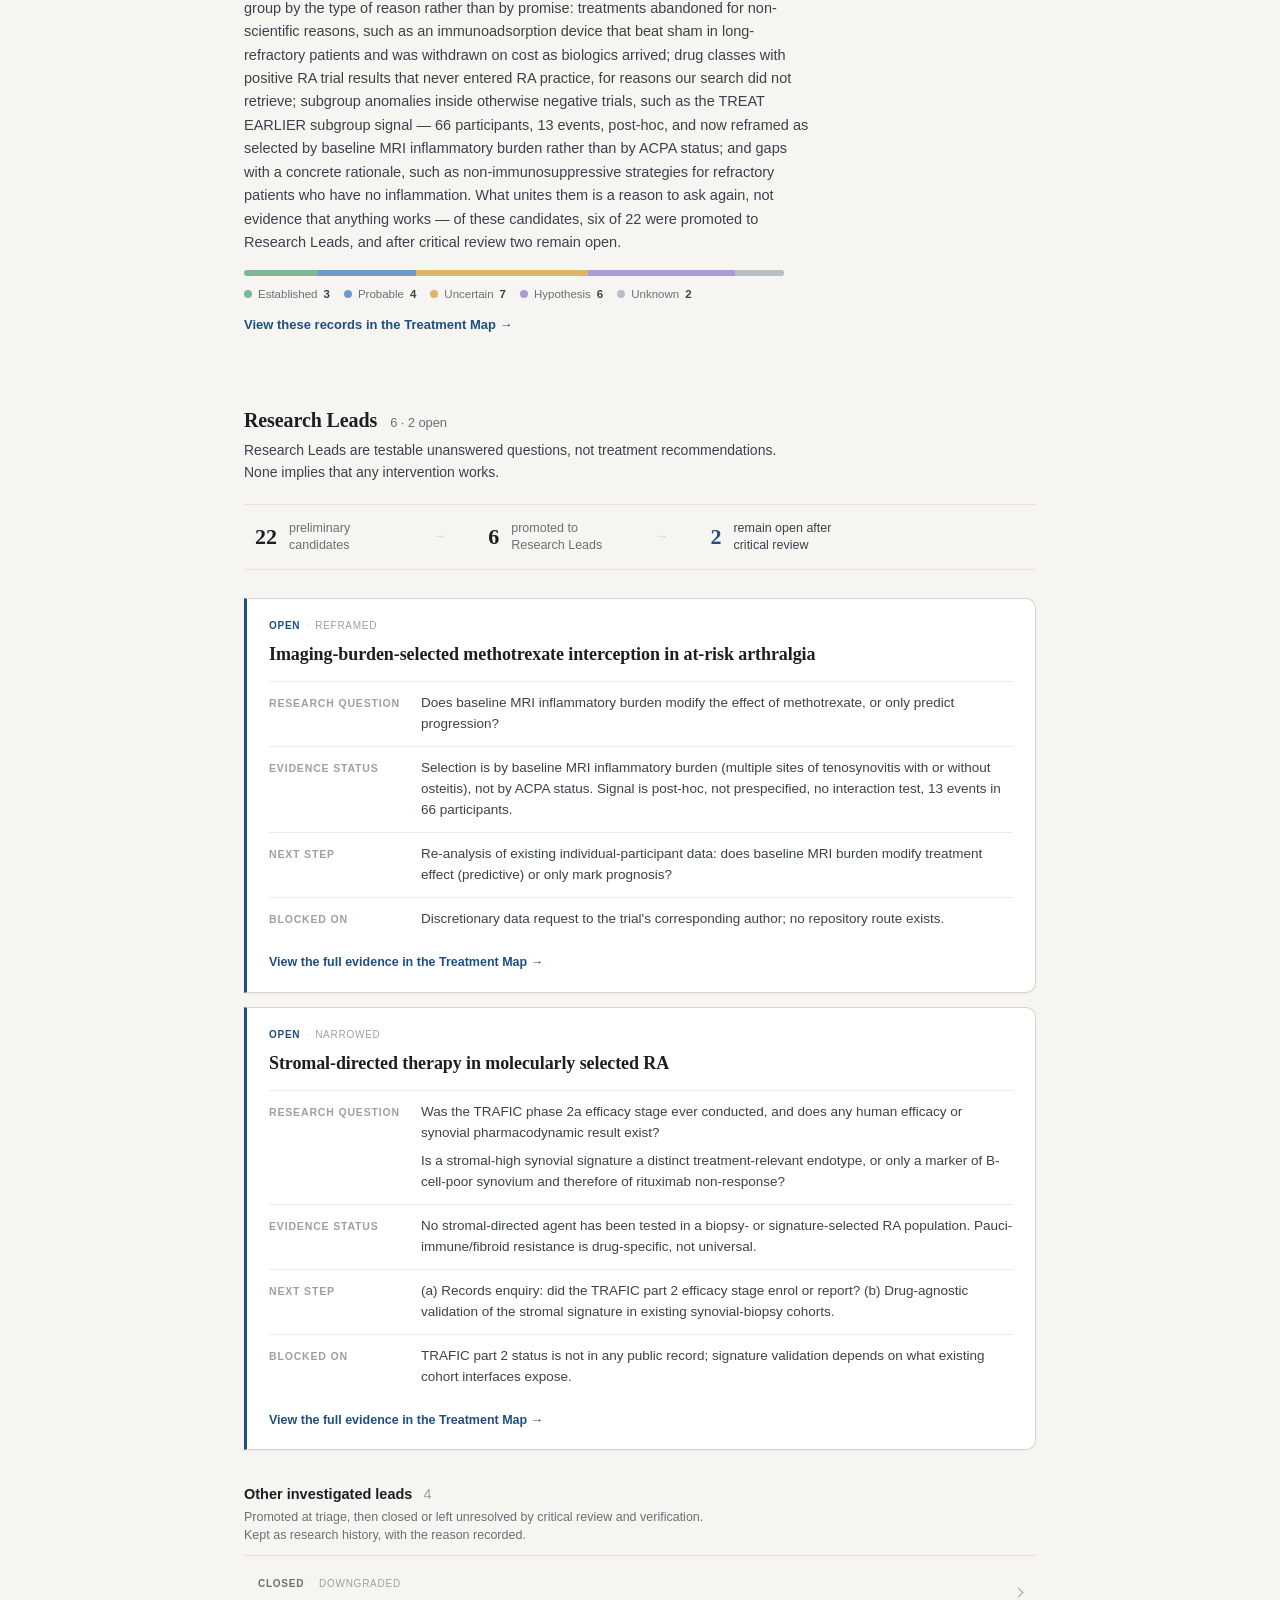
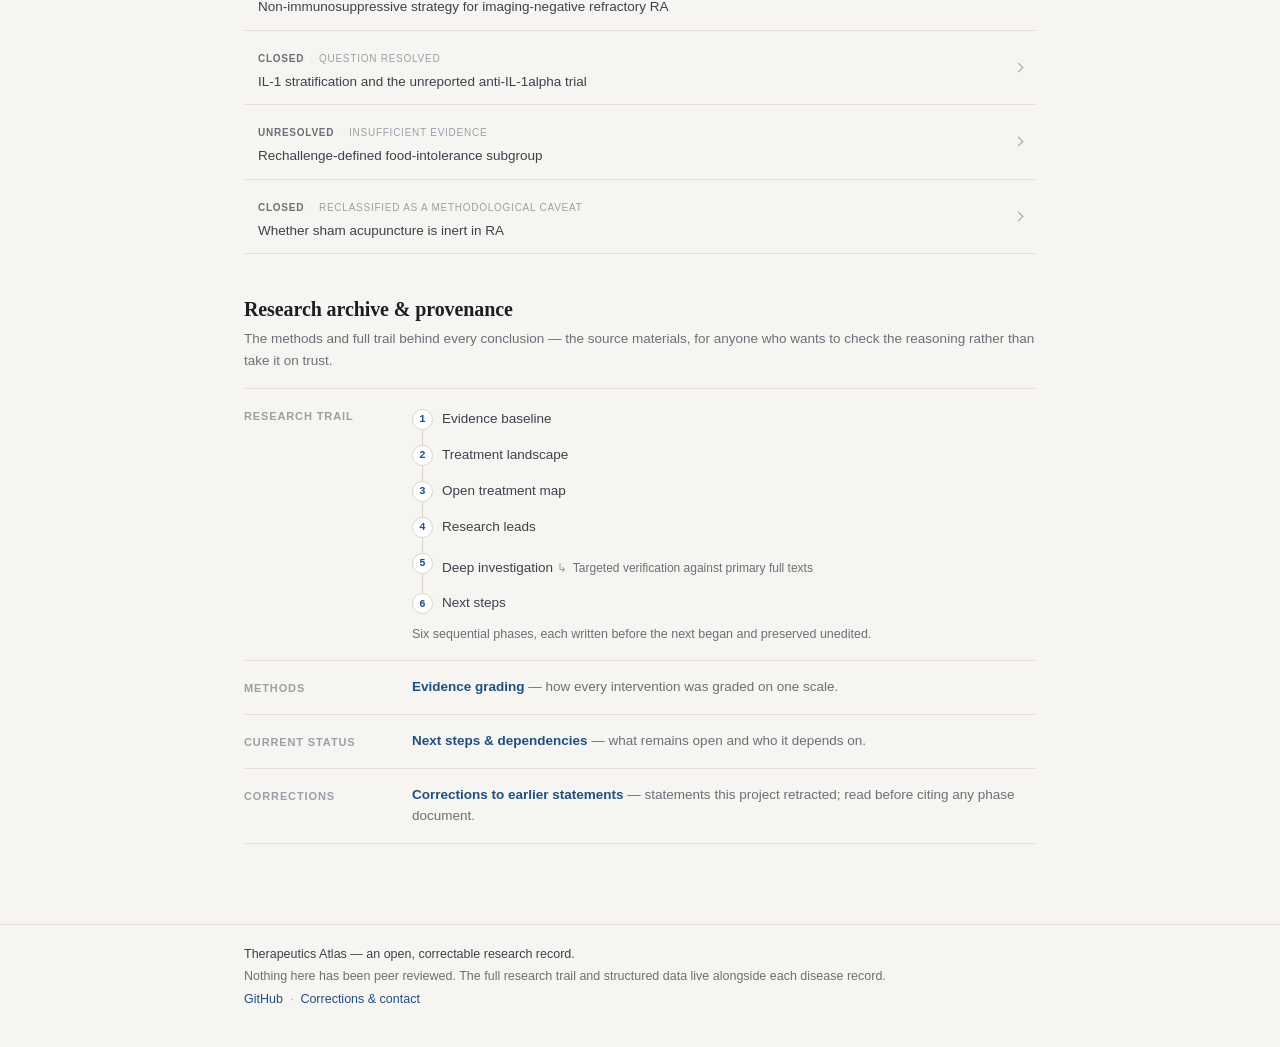
<file: site/ra.html>
<!DOCTYPE html>
<html lang="en">
<head>
<meta charset="utf-8">
<meta name="viewport" content="width=device-width, initial-scale=1">
<title>Rheumatoid arthritis — Overview · Therapeutics Atlas</title>
<meta name="description" content="A Therapeutics Atlas record of what is known, disputed, and untested about treating rheumatoid arthritis.">
<link rel="icon" type="image/png" href="favicon-rounded.png">
<link rel="stylesheet" href="site.css">
</head>
<body>
<div class="top">
  <div class="wrap">
    <div class="brandbar">
      <a class="wordmark" href="index.html"><img class="brand-logo" src="navbar-logo.png" alt="">Therapeutics Atlas</a>
      <span class="crumbs"><span class="sep">›</span><span class="here">Rheumatoid arthritis</span></span>
    </div>
  </div>
</div>

<main>
  <div class="wrap">

    <section class="masthead">
      <p class="eyebrow">Disease record</p>
      <h1>Rheumatoid arthritis</h1>
      <p class="lede" id="lede">An open, checkable record of what is known, disputed, and untested about
        treating rheumatoid arthritis — including the interventions that do not work.</p>
      <div class="disclaimer slim" id="disclaimer">Not medical advice. No treatment recommendation and no
        claim that any intervention works.</div>
    </section>

    <p class="ov-intro">This overview is a plain-language reading of the whole record — six areas of
      evidence you can read straight through, then the open research leads. Each area summarises what the
      research found and shows the spread of its evidence tiers; to inspect, search, or cite the
      individual records behind it, open it in the Treatment Map.</p>

    <div class="cta-band">
      <div>
        <div class="t">The Treatment Map</div>
        <div class="d">The complete, searchable database — every record with its sources, plus negative
          results, conflicts, corrections, and references.</div>
      </div>
      <a class="cta" href="map.html">Explore the Treatment Map →</a>
    </div>

    <div id="blocks"></div>

    <section class="leads-sec">
      <h2 class="leads-h">Research Leads <span class="n" id="leads-n"></span></h2>
      <p class="leads-note">Research Leads are testable unanswered questions, not treatment
        recommendations. None implies that any intervention works.</p>

      <ol class="progression" id="progression"></ol>

      <div id="leads-open"></div>

      <h3 class="ledger-h">Other investigated leads <span class="n" id="other-n"></span></h3>
      <p class="ledger-note">Promoted at triage, then closed or left unresolved by critical review and
        verification. Kept as research history, with the reason recorded.</p>
      <div class="ledger" id="leads-other"></div>
    </section>

    <h2 style="margin-top:42px">Research archive &amp; provenance</h2>
    <p class="section-note">The methods and full trail behind every conclusion — the source materials, for
      anyone who wants to check the reasoning rather than take it on trust.</p>
    <div class="prov">
      <div class="prov-row">
        <div class="prov-label">Research trail</div>
        <div class="prov-body">
          <ol class="phase-trail">
            <li><a class="pt-main" href="https://github.com/Therapeutics-Atlas/Therapeutics-Atlas.github.io/blob/main/phases/phase1_evidence_baseline.md"><span class="pt-n">1</span><span class="pt-name">Evidence baseline</span></a></li>
            <li><a class="pt-main" href="https://github.com/Therapeutics-Atlas/Therapeutics-Atlas.github.io/blob/main/phases/phase2_treatment_landscape.md"><span class="pt-n">2</span><span class="pt-name">Treatment landscape</span></a></li>
            <li><a class="pt-main" href="https://github.com/Therapeutics-Atlas/Therapeutics-Atlas.github.io/blob/main/phases/phase3_open_treatment_map.md"><span class="pt-n">3</span><span class="pt-name">Open treatment map</span></a></li>
            <li><a class="pt-main" href="https://github.com/Therapeutics-Atlas/Therapeutics-Atlas.github.io/blob/main/phases/phase4_research_leads.md"><span class="pt-n">4</span><span class="pt-name">Research leads</span></a></li>
            <li><a class="pt-main" href="https://github.com/Therapeutics-Atlas/Therapeutics-Atlas.github.io/blob/main/phases/phase5_deep_investigation.md"><span class="pt-n">5</span><span class="pt-name">Deep investigation</span></a>
              <a class="pt-sub" href="https://github.com/Therapeutics-Atlas/Therapeutics-Atlas.github.io/blob/main/phases/phase5_targeted_verification.md">Targeted verification against primary full texts</a></li>
            <li><a class="pt-main" href="https://github.com/Therapeutics-Atlas/Therapeutics-Atlas.github.io/blob/main/phases/phase6_next_steps.md"><span class="pt-n">6</span><span class="pt-name">Next steps</span></a></li>
          </ol>
          <p class="prov-note">Six sequential phases, each written before the next began and preserved unedited.</p>
        </div>
      </div>
      <div class="prov-row">
        <div class="prov-label">Methods</div>
        <div class="prov-body"><a href="https://github.com/Therapeutics-Atlas/Therapeutics-Atlas.github.io/blob/main/docs/evidence_grading.md">Evidence grading</a>
          <span class="prov-d">— how every intervention was graded on one scale.</span></div>
      </div>
      <div class="prov-row">
        <div class="prov-label">Current status</div>
        <div class="prov-body"><a href="https://github.com/Therapeutics-Atlas/Therapeutics-Atlas.github.io/blob/main/docs/next_steps_and_dependencies.md">Next steps &amp; dependencies</a>
          <span class="prov-d">— what remains open and who it depends on.</span></div>
      </div>
      <div class="prov-row">
        <div class="prov-label">Corrections</div>
        <div class="prov-body"><a href="map.html#corrections">Corrections to earlier statements</a>
          <span class="prov-d">— statements this project retracted; read before citing any phase document.</span></div>
      </div>
    </div>

  </div>
</main>

<footer class="site-footer">
  <div class="wrap footer-lines">
    <div class="footer-identity">Therapeutics Atlas — an open, correctable research record.</div>
    <div class="footer-context">Nothing here has been peer reviewed. The full research trail and structured data live alongside each disease record.</div>
    <div class="footer-links"><a href="https://github.com/Therapeutics-Atlas">GitHub</a><span aria-hidden="true">·</span><a href="mailto:willychen301@gmail.com">Corrections &amp; contact</a></div>
  </div>
</footer>

<script>
/* Reads the same ra_record.json the Treatment Map uses. This page is a readable summary, not a second
   copy of the database: each area shows a short summary of what the research found and the spread of its
   evidence tiers; the individual records live only in the Treatment Map. Counts come from the data. */
const SECTIONS = [
  ['know',          'What we know about the disease'],
  ['works',         'What works'],
  ['doesnt_work',   'What does not work'],
  ['uncertain',     'What is uncertain'],
  ['dont_know',     'What we do not know'],
  ['worth_studying','Preliminary research candidates']
];

/* Per-section summaries of what the record actually found, synthesised from the research trail
   (SUMMARY.md, phases/phase1_evidence_baseline.md, phase2, phase3 §1–6, and the phase 4–5 lead work).
   Every substantive claim traces to those files; caveats that would make a claim misleading if dropped
   (post-hoc subgroups, populations actually studied, evidence quality) are kept in the sentence.
   Corrected against RA_overview_summary_review.md and data/corrections_log.csv — check the log before
   changing any of this wording, since three earlier phrasings had reverted retracted statements. */
const SECTION_SUMMARY = {
  know: `RA is a systemic autoimmune disease that inflames the joint lining and erodes bone, affecting 17.6 million people worldwide and women more than twice as often as men. It is not one disease — autoantibody-positive and autoantibody-negative RA differ in genetics, environmental risk (smoking is the best-established) and outcome — and it begins years before it can be diagnosed, which creates an at-risk phase that is now a trial population. Two facts constrain everything downstream: "remission" is an operational score rather than a biological state, so patients meeting it can still have detectable inflammation, persistent symptoms and persistent autoimmunity; and among difficult-to-treat patients assessed by ultrasound, 43% have no objective inflammation at all. For much of the world, meanwhile, the binding constraint is access rather than science — advanced therapy use was 38.8% among surveyed patients in very-high-HDI countries and 2.7% in low-HDI ones (COVAD-2, cross-sectional, n=1,997).`,

  works: `Modern treatment genuinely works, and its ceiling is visible in its own trials: methotrexate anchors therapy but brings at most about half of patients to remission, and even the best first-line arm of a head-to-head trial left roughly two in five patients short of it at 48 weeks. Strategy matters independently of the drug — tight, target-driven control outperforms routine care — and when a biologic fails, switching to an untried class raises response rates at group level (untried TNFi ACR50 OR 6.04, high certainty), though which class is found by trial and error rather than by prediction. Benefit is not confined to drugs: physical activity is the best-evidenced treatment for fatigue, and two methotrexate add-ons from outside Western practice, iguratimod and Tripterygium wilfordii, also show replicated benefit — iguratimod on a trial base almost entirely from East Asia, and Tripterygium on evidence whose reported efficacy fell as trial quality rose. None of it is free: biologics raise serious infection risk, and in patients aged 65 and over, two years of low-dose steroids improved both disease activity and joint damage (DAS28 −0.37; damage −1.7 points) while measurably increasing adverse events (60% vs 49%).`,

  doesnt_work: `The clearest negative results are in prevention and withdrawal. Three randomised trials in at-risk people converge on the same bottom line, no prevention — TREAT EARLIER was null on its primary endpoint, while APIPPRA's and PRAIRI's effects appeared on treatment and faded after it, which is delay rather than prevention. Tapering TNF inhibitors to withdrawal in sustained remission failed decisively, with 63% flaring versus 5% on stable therapy. A range of adjuncts and alternatives have also been tested and returned null results — acupuncture against same-acupoint sham, vitamin E, mudpack balneotherapy and elemental diets — mostly on small or heterogeneous evidence bases, and the acupuncture null is contested (see What is uncertain). Tripterygium monotherapy was non-inferior to methotrexate and iguratimod monotherapy showed no advantage over it — neither better. Two entries record harm rather than absence: total lymphoid irradiation was effective short-term but at ten years 7 of 10 irradiated patients had died versus 2 of 9 controls, and opioids beat placebo on patients' global impression (RR 1.44) while raising adverse events (OR 3.90), on trials of one to six weeks with only one 20-patient study of a strong opioid.`,

  uncertain: `The uncertainties here are as much about method as about biology. The same prevention trial — VITAL, whose endpoint is all autoimmune disease rather than RA — reads as protective on treatment and null two years after stopping; a meta-analysis and a randomised trial of the same procedure contradict each other outright; and acupuncture is null against same-acupoint sham while showing large effects against other controls — a dispute about which control is valid, not about the data. A cluster of supplements and adjuncts sits unresolved on evidence too thin to settle either way, and Tripterygium's safety remains genuinely contested, with reassuring trial-level adverse events set against forty years of reproductive toxicology operating on a longer timescale. One pattern governs how to read all of it: across the Phase 2 corpus the largest reported effects come from the least rigorous studies and the best-designed syntheses report the smallest, so a large effect from a small or low-quality trial should be read as a hypothesis about an effect, not as an effect.`,

  dont_know: `One central gap is prediction: there is no validated way to choose a drug for a patient. Models built on synovial tissue can predict response, but none has been tested prospectively as an allocation rule — and of the 67 interventions surveyed across twelve traditions, none addresses this need at all, which makes it an empty space rather than a contested one. It remains unclear which patients can safely stop treatment: no patient who ever needed a biologic achieved sustained drug-free remission, versus 37% at five years among those who never did, which may mark a genuinely different disease course or may be an artefact of which patients get studied. It is also not established what sustains inflammation in patients who stay refractory — a stromal, fibroblast-driven programme is one hypothesis, tested interventionally only in an open-label phase 1b of seliciclib (n=15) and never in a biopsy- or signature-selected population — and no strategy is established for the roughly 43% of difficult-to-treat patients who, when assessed with ultrasound, show no objective inflammation yet receive escalating immunosuppression without a mechanistic rationale. Two questions remain open: why the disease localises to the joints, symmetrically, for which no causal model exists, and whether immune tolerance can be induced rather than immunity suppressed, now in early clinical test.`,

  worth_studying: `These are signals with a specific stated reason to look at them again — not ranked, not endorsed, not claimed to be effective, and several will turn out to be nothing. They group by the type of reason rather than by promise: treatments abandoned for non-scientific reasons, such as an immunoadsorption device that beat sham in long-refractory patients and was withdrawn on cost as biologics arrived; drug classes with positive RA trial results that never entered RA practice, for reasons our search did not retrieve; subgroup anomalies inside otherwise negative trials, such as the TREAT EARLIER subgroup signal — 66 participants, 13 events, post-hoc, and now reframed as selected by baseline MRI inflammatory burden rather than by ACPA status; and gaps with a concrete rationale, such as non-immunosuppressive strategies for refractory patients who have no inflammation. What unites them is a reason to ask again, not evidence that anything works — of these candidates, six of 22 were promoted to Research Leads, and after critical review two remain open.`
};

const TIER_WORDS = ['Established', 'Probable', 'Uncertain', 'Hypothesis', 'Unknown'];
const TIER_ORDER = ['Established', 'Probable', 'Uncertain', 'Hypothesis', 'Unknown', 'Other'];
const GROUP_CLASS = {Established:'est', Probable:'prob', Uncertain:'unc', Hypothesis:'hyp', Unknown:'unk', Other:'unk'};

function esc(s){ return String(s==null?'':s).replace(/[&<>"]/g, c=>({'&':'&amp;','<':'&lt;','>':'&gt;','"':'&quot;'}[c])); }
/* Group a statement by the leading word of its evidence tier — an objective grade already in the data.
   Used only to draw the tier-distribution bar, never as a ranking of importance. */
function tierGroup(t){ const s=(t||'').trim(); return TIER_WORDS.find(w=>s.startsWith(w)) || 'Other'; }

/* The evidence-tier distribution for a section — a thin proportional bar plus a counted legend, so the
   shape of the evidence reads at a glance. */
function distHtml(rows){
  const counts = {};
  rows.forEach(r => { const g = tierGroup(r.evidence_tier); counts[g] = (counts[g]||0) + 1; });
  const present = TIER_ORDER.filter(g => counts[g]);
  const seg = present.map(g => `<span class="seg t-${GROUP_CLASS[g]}" style="flex:${counts[g]}" title="${esc(g)}: ${counts[g]}"></span>`).join('');
  const leg = present.map(g => `<span class="lg"><span class="lgdot t-${GROUP_CLASS[g]}"></span>${esc(g)} <b>${counts[g]}</b></span>`).join('');
  return `<div class="dist"><div class="distbar">${seg}</div><div class="distleg">${leg}</div></div>`;
}

/* One flat, readable block per area: heading, the substantive summary, the tier distribution, and a
   link into the Treatment Map filtered to this area's records. No individual records are listed here. */
function blockHtml(key, label, rows){
  return `<section class="ov-block" id="s-${esc(key)}">
    <h3 class="ov-title">${esc(label)}</h3>
    <p class="ov-sum">${esc(SECTION_SUMMARY[key]||'')}</p>
    ${distHtml(rows)}
    <a class="ov-more" href="map.html?section=${encodeURIComponent(key)}">View these records in the Treatment Map →</a>
  </section>`;
}

/* Presentation-layer title for a lead whose data-level `question` predates its own verification.
   RL-01 was reframed by corrections V5/V6: selection is by baseline MRI inflammatory burden, not by
   ACPA status. The lead's data and status are untouched — only the displayed title reflects that. */
const LEAD_TITLE = {
  'RL-01': 'Imaging-burden-selected methotrexate interception in at-risk arthralgia'
};
function leadTitle(l){ return LEAD_TITLE[l.id] || l.question || ''; }

/* The question a lead now asks: its verified next-step analysis question(s) where they exist,
   otherwise the lead's own question. */
function leadQuestions(l){
  const qs = (l.steps || []).map(s => s.question).filter(Boolean);
  return qs.length ? qs : [l.question].filter(Boolean);
}

/* Research status is metadata, not an action badge. Preserve the source wording while presenting
   its primary state and qualifier as a quiet, consistently structured label. */
function statusHtml(status){
  const parts=String(status||'').split(/\s+—\s+/,2), primary=parts[0]||'', secondary=parts[1]||'';
  return `<span class="research-status ${/^OPEN$/i.test(primary)?'is-open':''}"><span class="primary">${esc(primary)}</span>${secondary?`<span class="separator">·</span><span class="secondary">${esc(secondary)}</span>`:''}</span>`;
}

/* An open lead — the actionable frontier, given the fullest treatment on the page. */
function openLeadHtml(l){
  const rows = [
    ['Research question', leadQuestions(l).map(q => `<p>${esc(q)}</p>`).join('')],
    ['Evidence status',   l.current_form ? `<p>${esc(l.current_form)}</p>` : ''],
    ['Next step',         l.next_step    ? `<p>${esc(l.next_step)}</p>`    : ''],
    ['Blocked on',        l.blocked_on   ? `<p>${esc(l.blocked_on)}</p>`   : '']
  ].filter(([, v]) => v).map(([k, v]) =>
    `<div class="olead-row"><div class="olead-label">${esc(k)}</div><div class="olead-body">${v}</div></div>`
  ).join('');
  return `<article class="olead" id="${esc(l.id)}">
    <div class="olead-head">${statusHtml(l.current_status)}</div>
    <h3 class="olead-title">${esc(leadTitle(l))}</h3>
    ${rows}
    <a class="olead-more" href="map.html#${esc(l.id)}">View the full evidence in the Treatment Map →</a>
  </article>`;
}

/* A labelled field inside an expanded ledger row — keeps the expanded panel scannable rather than a
   wall of grey prose. `val` is already-safe HTML (callers escape their own text). */
function ledField(label, val){
  return val ? `<div class="led-field"><div class="led-flabel">${esc(label)}</div><div class="led-fval">${val}</div></div>` : '';
}

/* A closed or unresolved lead — kept visible as research history, in a quieter ledger row. */
function ledgerHtml(l){
  const fields = [
    ledField('Assessment', l.current_form ? `<p>${esc(l.current_form)}</p>` : ''),
    ledField('Next step',  l.next_step    ? `<p>${esc(l.next_step)}</p>`    : '')
  ].join('');
  return `<details class="led" id="${esc(l.id)}">
    <summary><span class="led-main">${statusHtml(l.current_status)}<span class="led-title">${esc(leadTitle(l))}</span></span><span class="led-chev"></span></summary>
    <div class="led-body">${fields}<div class="led-foot"><a href="map.html#${esc(l.id)}">Full lead in the Treatment Map →</a></div></div>
  </details>`;
}

/* 22 preliminary candidates -> 6 promoted at triage -> 2 still open after critical review. */
function progressionHtml(candN, promotedN, openN){
  return [
    [candN,    'preliminary candidates', false],
    [promotedN,'promoted to Research Leads', false],
    [openN,    'remain open after critical review', true]
  ].map(([n, label, now]) =>
    `<li class="${now ? 'now' : ''}"><span class="pn">${n}</span><span class="pl">${esc(label)}</span></li>`
  ).join('');
}

/* A hash to #s-works or #<lead-id> scrolls there, opening the lead if the hash targets one. */
function openFromHash(){
  const id = (location.hash||'').slice(1);
  if (!id) return;
  const el = document.getElementById(id);
  if (!el) return;
  if (el.tagName === 'DETAILS') el.open = true;
  el.scrollIntoView({block:'start'});
}

fetch('ra_record.json')
  .then(r => { if (!r.ok) throw new Error('HTTP ' + r.status); return r.json(); })
  .then(db => {
    const m = db.meta || {};
    document.getElementById('disclaimer').innerHTML = esc(m.disclaimer || '') ||
      'Not medical advice. No treatment recommendation and no claim that any intervention works.';

    const map = db.map || [];
    const leads = db.leads || [];
    const candN = map.filter(r => r.section === 'worth_studying').length;
    const openLeads  = leads.filter(l =>  /open/i.test(l.current_status||''));
    const otherLeads = leads.filter(l => !/open/i.test(l.current_status||''));
    document.getElementById('blocks').innerHTML =
      SECTIONS.map(([key, label]) => {
        const rows = map.filter(r => r.section === key);
        return rows.length ? blockHtml(key, label, rows) : '';
      }).join('');

    document.getElementById('leads-n').textContent = `${leads.length} · ${openLeads.length} open`;
    document.getElementById('progression').innerHTML = progressionHtml(candN, leads.length, openLeads.length);
    document.getElementById('leads-open').innerHTML = openLeads.map(openLeadHtml).join('');
    document.getElementById('other-n').textContent = otherLeads.length;
    document.getElementById('leads-other').innerHTML = otherLeads.map(ledgerHtml).join('');

    openFromHash();
  })
  .catch(e => {
    document.getElementById('blocks').innerHTML =
      `<div class="disclaimer">Could not load <code>ra_record.json</code> (${esc(e.message)}). ` +
      `Serve the folder over HTTP — browsers block <code>fetch</code> from <code>file://</code>.</div>`;
  });

window.addEventListener('hashchange', openFromHash);
</script>
<script src="site.js" defer></script>
</body>
</html>
</file>
<file: site/site.css>
/* Therapeutics Atlas — shared styles for the home and disease-overview pages.
   The treatment-map explorer (map.html) carries its own copy of these tokens so it stays a single
   self-contained file. Self-contained by design: system fonts only, no external requests, no build. */
:root{
  --serif:"Iowan Old Style","Palatino Linotype",Palatino,"Book Antiqua",Georgia,"Times New Roman",serif;
  --sans:-apple-system,BlinkMacSystemFont,"Segoe UI",Roboto,"Helvetica Neue",Arial,sans-serif;
  --mono:ui-monospace,SFMono-Regular,Menlo,"Roboto Mono",monospace;

  --bg:#f6f5f2; --card:#fff; --card-2:#fbfaf8;
  --ink:#1b1e22; --ink-soft:#3b424a; --mute:#6a7076; --faint:#9aa0a6;
  --line:#e6e2db; --line-soft:#efece6; --line-strong:#d9d4cb;
  --accent:#1f4f82; --accent-soft:#eef2f8;
  --warn:#7d5300; --warnbg:#fbf3df; --warnline:#ecdcae;

  --maxw:840px;
  --shadow:0 1px 2px rgba(24,26,30,.03), 0 1px 1px rgba(24,26,30,.02);
  --shadow-h:0 3px 14px rgba(31,79,130,.07);
}
*{box-sizing:border-box}
html{-webkit-text-size-adjust:100%}
body{margin:0;background:var(--bg);color:var(--ink);
  font:16px/1.62 var(--sans);border-top:3px solid var(--accent);
  -webkit-font-smoothing:antialiased;text-rendering:optimizeLegibility}
a{color:var(--accent);text-decoration-thickness:.5px;text-underline-offset:2px}
a:hover{color:var(--accent)}
.wrap{max-width:var(--maxw);margin:0 auto;padding:0 24px}

/* ---------- masthead / identity ---------- */
.top{background:var(--card);border-bottom:1px solid var(--line)}
.top .wrap{padding:14px 24px}
.brandbar{display:flex;align-items:center;gap:12px;min-height:26px}
.wordmark{font:600 16px/1 var(--serif);color:var(--ink);text-decoration:none;letter-spacing:.005em;
  display:inline-flex;align-items:center;gap:8px}
.wordmark .brand-logo{width:32px;height:32px;border-radius:8px;object-fit:cover;flex:0 0 auto}
.crumbs{font-size:13px;color:var(--mute)}
.crumbs a{color:var(--mute);text-decoration:none}
.crumbs a:hover{color:var(--accent);text-decoration:underline}
.crumbs .sep{margin:0 7px;color:var(--faint)}
.crumbs .here{color:var(--ink-soft)}

/* ---------- generic ---------- */
main{padding:0 0 72px}
.masthead{padding:40px 0 30px;border-bottom:1px solid var(--line)}
h1{font:600 30px/1.18 var(--serif);letter-spacing:-.008em;margin:0 0 10px;color:var(--ink)}
.lede{color:var(--ink-soft);font-size:17px;line-height:1.5;margin:0;max-width:60ch}
h2{font:600 20px/1.3 var(--serif);letter-spacing:-.005em;margin:34px 0 6px;color:var(--ink)}
h3{font:600 15px/1.4 var(--sans);margin:24px 0 4px}
p{margin:.6em 0}
.eyebrow{font:600 11.5px/1 var(--sans);letter-spacing:.11em;text-transform:uppercase;color:var(--faint);margin:0 0 12px}
.section-note{color:var(--mute);font-size:13.5px;margin:2px 0 16px}
hr{border:0;border-top:1px solid var(--line);margin:40px 0}
code{font:12.5px/1 var(--mono);background:#efece6;padding:1.5px 5px;border-radius:4px;color:var(--ink-soft)}

.disclaimer{background:var(--warnbg);border:1px solid var(--warnline);color:var(--warn);
  border-radius:7px;padding:10px 14px;font-size:12.5px;line-height:1.5;margin:16px 0}
.disclaimer b{font-weight:650}
.disclaimer.slim{background:none;border:0;border-left:2px solid var(--warnline);border-radius:0;
  padding:2px 0 2px 12px;color:var(--mute);margin:14px 0}
.disclaimer.slim b{color:var(--warn)}

/* ---------- home: disease list as the hero ---------- */
.home-intro{max-width:760px;margin:0 auto;padding:64px 0 16px}
.home-intro h1{max-width:760px;margin:0;font-size:52px;line-height:1.08;letter-spacing:-.022em}
.home-intro h1 span{display:block}
.home-intro h1 span+span{margin-left:0;color:var(--accent)}
.home-support{margin-top:30px}
.home-intro .lede{max-width:66ch;margin:0;font-size:18px;line-height:1.58;color:var(--ink-soft)}
.home-meta{max-width:none;margin:12px 0 0;font:13.5px/1.55 var(--serif);color:var(--mute);
  white-space:nowrap}

.diseases-head{display:flex;align-items:baseline;justify-content:space-between;gap:16px;
  margin:24px 0 17px;padding-top:28px;border-top:1px solid var(--line)}
.diseases-head h2{margin:0}
.diseases{list-style:none;margin:0;padding:0;display:grid;gap:14px}

.dcard{display:block;background:var(--card);border:1px solid var(--line);border-radius:11px;
  padding:22px 24px;text-decoration:none;color:inherit;box-shadow:var(--shadow);
  transition:border-color .14s ease, box-shadow .14s ease}
.dcard:hover{border-color:var(--accent);box-shadow:var(--shadow-h)}
.dcard .head{display:flex;align-items:baseline;gap:14px}
.dcard .dname{font:600 23px/1.15 var(--serif);letter-spacing:-.008em;color:var(--ink)}
.dcard .open{margin-left:auto;font-size:13.5px;color:var(--accent);white-space:nowrap}
.dcard:hover .open{color:var(--accent)}
.dcard .blurb{color:var(--ink-soft);font-size:14.5px;line-height:1.55;margin:12px 0 15px;max-width:64ch}
.dcard .status{display:inline-flex;align-items:baseline;gap:6px;margin-bottom:13px;
  font:500 11.5px/1.4 var(--sans);letter-spacing:.035em;color:var(--mute)}
.dcard .status-sep{font-weight:400;color:var(--line-strong)}
.dcard .status-detail{font-weight:600;color:var(--accent)}
.dcard .stats{display:flex;flex-wrap:wrap;gap:5px 0;font-size:13px;color:var(--mute);
  border-top:1px solid var(--line-soft);padding-top:12px}
.dcard .stats span{padding:0 16px;border-right:1px solid var(--line)}
.dcard .stats span:first-child{padding-left:0}
.dcard .stats span:last-child{border-right:0}
.dcard .stats b{color:var(--ink);font-weight:600;font-variant-numeric:tabular-nums}

/* home: about + principles, deliberately secondary */
.atlas-growth{display:flex;align-items:baseline;justify-content:flex-start;gap:24px;margin:25px 0 42px}
.atlas-growth p{margin:0;color:var(--mute);font-size:13px;line-height:1.55}
.atlas-growth .growth-lead{font:600 16px/1.45 var(--serif);color:var(--ink-soft)}
.atlas-growth p:last-child{text-align:left}
.about{margin-top:0;padding-top:28px;border-top:1px solid var(--line)}
.about>h2{margin-top:0}
.about .lede,.about p{color:var(--ink-soft);font-size:14.5px;line-height:1.62}
.about>.lede{max-width:82ch;text-wrap:pretty}
.about h2{font-size:17px}
.cols{display:grid;grid-template-columns:minmax(0,.9fr) minmax(0,1.1fr);gap:30px 44px;margin-top:24px}
.cols .col h3{margin-top:0}
@media (min-width:681px){
  .cols .col{display:flex;flex-direction:column}
  ol.layers{display:flex;flex:1;flex-direction:column}
  ol.layers li{flex:1}
  ol.layers li:last-child{flex:0 0 auto}
}
ul.plain{margin:.3em 0;padding-left:1.1em;color:var(--ink-soft);font-size:14px}
ul.plain li{margin:.4em 0;padding-left:.15em}
ul.plain li::marker{color:var(--faint)}

/* Three layers — connected numbered stages (a restrained timeline, not cards) */
ol.layers{list-style:none;margin:12px 0 0;padding:0}
ol.layers li{position:relative;padding:0 0 20px 40px;min-height:30px}
ol.layers li:last-child{padding-bottom:0}
ol.layers li::before{content:"";position:absolute;left:14.5px;top:29px;bottom:1px;width:1px;background:var(--line-strong)}
ol.layers li:last-child::before{display:none}
ol.layers .ln{position:absolute;left:0;top:0;width:30px;height:30px;border:1px solid var(--line-strong);
  border-radius:50%;display:flex;align-items:center;justify-content:center;
  font:600 13px/1 var(--serif);color:var(--accent);background:var(--card)}
ol.layers h4{margin:5px 0 3px;font:600 14.5px/1.3 var(--sans);color:var(--ink)}
ol.layers .lc p{margin:0;font-size:13.5px;line-height:1.5;color:var(--ink-soft)}

/* Working principles — numbered, hairline-separated, easy to scan */
ol.principles{list-style:none;margin:12px 0 0;padding:0;counter-reset:pr}
ol.principles li{counter-increment:pr;position:relative;padding:12px 0 12px 34px;
  border-top:1px solid var(--line-soft);font-size:13.5px;line-height:1.55;color:var(--ink-soft)}
ol.principles li:first-child{border-top:0;padding-top:2px}
ol.principles li::before{content:counter(pr,decimal-leading-zero);position:absolute;left:0;top:13px;
  font:600 11px/1 var(--mono);color:var(--faint);letter-spacing:.03em}
ol.principles li:first-child::before{top:3px}

/* ---------- overview: flat compact evidence blocks (read straight through) ---------- */
.ov-intro{color:var(--ink-soft);font-size:15px;line-height:1.6;margin:22px 0 6px}

.ov-block{padding:24px 0;border-top:1px solid var(--line)}
.ov-title{font:600 18px/1.3 var(--serif);color:var(--ink);letter-spacing:-.005em;margin:0 0 9px}
.ov-sum{margin:0 0 15px;font-size:14.5px;line-height:1.62;color:var(--ink-soft);max-width:70ch}
.ov-more{display:inline-block;margin-top:15px;font:600 13px/1 var(--sans);color:var(--accent);text-decoration:none}
.ov-more:hover{color:var(--accent);text-decoration:underline}

/* publication Overview — source-faithful prose and data tables */
.publication{margin-top:34px}
.publication>p{font-size:14.5px;line-height:1.62;color:var(--ink-soft)}
.publication .ov-block p,.publication .ov-block li{font-size:14px;line-height:1.62;color:var(--ink-soft)}
.publication .ov-block ul{padding-left:1.25em;margin:12px 0}
.publication .ov-block li{margin:7px 0}
.table-wrap{overflow-x:auto;margin:15px 0 18px;border:1px solid var(--line);border-radius:8px;background:var(--card)}
.publication table{border-collapse:collapse;width:100%;min-width:620px;font-size:12.5px;line-height:1.45}
.publication th,.publication td{padding:9px 11px;text-align:left;vertical-align:top;border-bottom:1px solid var(--line-soft)}
.publication th{font-weight:600;color:var(--ink);background:var(--card-2)}
.publication td{color:var(--ink-soft)}
.publication tbody tr:last-child td{border-bottom:0}
.outcome-box{border-left:3px solid var(--accent);background:var(--card);padding:14px 18px;margin:16px 0 18px;
  border-radius:0 8px 8px 0;box-shadow:var(--shadow);font-size:14px;line-height:1.6;color:var(--ink-soft)}
.outcome-box p{margin:0 0 8px}.outcome-box p:last-child{margin-bottom:0}
.outcome-section+.outcome-section{margin-top:12px}
.outcome-section .olead-label{margin-bottom:3px}

/* evidence-tier distribution — a thin proportional bar + legend */
.dist{max-width:540px}
.distbar{display:flex;height:6px;border-radius:4px;overflow:hidden;background:var(--line-soft)}
.distbar .seg{min-width:5px}
.distleg{display:flex;flex-wrap:wrap;gap:3px 14px;margin-top:9px;font-size:11.5px;color:var(--mute)}
.distleg .lg{display:inline-flex;align-items:center;gap:6px}
.distleg b{color:var(--ink-soft);font-weight:600;font-variant-numeric:tabular-nums}
.lgdot{width:8px;height:8px;border-radius:50%;flex:0 0 auto}
.t-est{background:#7cb695}.t-prob{background:#6f9bcb}.t-unc{background:#e0b567}
.t-hyp{background:#a99cd0}.t-unk{background:#b9bfc5}

/* ---------- research leads ---------- */
.leads-sec{margin-top:46px}
.leads-h{margin:0 0 7px}
.leads-h .n{font:500 13px/1 var(--sans);color:var(--mute);margin-left:8px}
.leads-note{margin:0 0 20px;font-size:14px;line-height:1.55;color:var(--ink-soft);max-width:70ch}

/* progression: candidates -> promoted -> still open */
.progression{list-style:none;display:flex;flex-wrap:wrap;align-items:center;margin:0 0 28px;
  padding:15px 0;border-top:1px solid var(--line);border-bottom:1px solid var(--line)}
.progression li{display:flex;align-items:center;gap:12px}
.progression li::after{content:"\2192";color:var(--line-strong);margin:0 20px;font-size:14px}
.progression li:last-child::after{content:""}
.progression .pn{font:600 22px/1 var(--serif);color:var(--ink);font-variant-numeric:tabular-nums;
  min-width:1.5em;text-align:right}
.progression .pl{font-size:12.5px;line-height:1.35;color:var(--mute);max-width:16ch}
.progression li.now .pn{color:var(--accent)}
.progression li.now .pl{color:var(--ink-soft)}

/* open leads — the actionable frontier */
.olead{background:var(--card);border:1px solid var(--line-strong);border-left:3px solid var(--accent);
  border-radius:0 10px 10px 0;padding:20px 22px 18px;margin:0 0 14px;box-shadow:var(--shadow)}
.olead-head{display:flex;align-items:center;gap:11px;flex-wrap:wrap}
.research-status{display:inline-flex;align-items:baseline;gap:6px;font:600 10px/1.4 var(--sans);
  letter-spacing:.075em;text-transform:uppercase;color:var(--faint)}
.research-status .primary{color:var(--mute)}
.research-status.is-open .primary{color:var(--accent)}
.research-status .separator{font-weight:400;color:var(--line-strong);letter-spacing:0}
.research-status .secondary{font-weight:500;color:var(--faint)}
.olead-title{font:600 18px/1.32 var(--serif);color:var(--ink);letter-spacing:-.005em;margin:10px 0 15px}
.olead-row{display:grid;grid-template-columns:136px 1fr;gap:16px;padding:11px 0;
  border-top:1px solid var(--line-soft)}
.olead-label{font:600 10.5px/1.6 var(--sans);letter-spacing:.08em;text-transform:uppercase;
  color:var(--faint);padding-top:2px}
.olead-body{font-size:13.5px;line-height:1.55;color:var(--ink-soft)}
.olead-body p{margin:0 0 7px}
.olead-body p:last-child{margin:0}
.olead-more{display:inline-block;margin-top:15px;font:600 12.5px/1 var(--sans);color:var(--accent);
  text-decoration:none}
.olead-more:hover{color:var(--accent);text-decoration:underline}

/* other investigated leads — a quiet research ledger */
.ledger-h{font:600 14.5px/1.4 var(--sans);color:var(--ink);margin:34px 0 3px}
.ledger-h .n{font-weight:500;color:var(--faint);margin-left:7px}
.ledger-note{margin:0 0 10px;font-size:12.5px;line-height:1.5;color:var(--mute);max-width:70ch}
.ledger{border-top:1px solid var(--line)}
.overview-disclosure{margin-top:28px}
.overview-disclosure>summary{list-style:none;cursor:pointer;display:flex;align-items:center;gap:16px;
  border-bottom:1px solid var(--line);padding:6px 3px 10px;user-select:none}
.overview-disclosure>summary::-webkit-details-marker{display:none}
.overview-disclosure>summary:hover{color:var(--accent)}
.overview-disclosure>summary .disclosure-copy{display:block;flex:1;min-width:0}
.overview-disclosure>summary .ledger-h{display:block;margin:0}
.disclosure-hint{display:block;margin-top:3px;font-size:12px;line-height:1.45;color:var(--mute)}
.overview-disclosure>.ledger-note{margin-top:10px}
.overview-disclosure>summary .led-chev{transform:rotate(45deg)}
.overview-disclosure[open]>summary .led-chev{transform:rotate(225deg)}
details.led{border-bottom:1px solid var(--line)}
details.led>summary{list-style:none;cursor:pointer;display:grid;grid-template-columns:1fr auto;
  gap:16px;align-items:center;padding:13px 14px;user-select:none}
details.led>summary::-webkit-details-marker{display:none}
details.led>summary:hover{background:var(--card-2)}
.led-main{min-width:0}
.led-status{display:block;font:600 10px/1.5 var(--sans);letter-spacing:.07em;text-transform:uppercase;
  color:var(--faint)}
.led-title{display:block;margin-top:2px;font-size:13.5px;line-height:1.45;color:var(--ink-soft)}
.led-chev{width:7px;height:7px;border-right:1.5px solid var(--faint);border-bottom:1.5px solid var(--faint);
  transform:rotate(-45deg);transition:transform .15s ease}
details.led[open] .led-chev{transform:rotate(45deg)}
.led-body{padding:6px 14px 16px;max-width:80ch}
.led-field{display:grid;grid-template-columns:132px 1fr;gap:14px;padding:9px 0;
  border-top:1px solid var(--line-soft)}
.led-field:first-child{border-top:0;padding-top:3px}
.led-flabel{font:600 10px/1.6 var(--sans);letter-spacing:.07em;text-transform:uppercase;color:var(--faint)}
.led-fval{font-size:13px;line-height:1.6;color:var(--ink-soft)}
.led-fval p{margin:0 0 7px}
.led-fval p:last-child{margin:0}
.led-foot{display:flex;align-items:center;gap:10px 16px;flex-wrap:wrap;margin-top:13px;padding-top:12px;
  border-top:1px solid var(--line-soft)}
.led-foot a{font:600 12px/1 var(--sans);color:var(--accent);text-decoration:none}
.led-foot a:hover{text-decoration:underline}

/* floating back-to-top control (injected by site.js) */
.to-top{position:fixed;right:22px;bottom:22px;z-index:60;width:40px;height:40px;border-radius:50%;
  background:var(--card);border:1px solid var(--line-strong);color:var(--ink-soft);cursor:pointer;
  box-shadow:var(--shadow-h);display:flex;align-items:center;justify-content:center;
  transition:border-color .14s ease,color .14s ease,opacity .18s ease}
.to-top:hover{border-color:var(--accent);color:var(--accent)}
.to-top[hidden]{display:none}
.tt-arrow{width:9px;height:9px;border-top:2px solid currentColor;border-left:2px solid currentColor;
  transform:rotate(45deg);margin-top:3px}

@media (max-width:620px){
  .olead-row{grid-template-columns:1fr;gap:5px}
  .led-field{grid-template-columns:1fr;gap:3px}
  .to-top{right:16px;bottom:16px}
}

/* ---------- research archive / provenance (methods-appendix style) ---------- */
.prov{margin-top:16px;border-top:1px solid var(--line)}
.prov-row{display:grid;grid-template-columns:150px 1fr;gap:18px;padding:16px 0;
  border-bottom:1px solid var(--line)}
.prov-label{font:600 11px/1.5 var(--sans);letter-spacing:.08em;text-transform:uppercase;
  color:var(--faint);padding-top:3px}
.prov-body{font-size:13.5px;line-height:1.55;color:var(--ink-soft)}
.prov-body>a{text-decoration:none;font-weight:600}
.prov-body>a:hover{text-decoration:underline}
.prov-d{color:var(--mute);font-weight:400}
.prov-note{margin:11px 0 0;font-size:12.5px;line-height:1.5;color:var(--mute)}
.prov-note a{color:var(--mute)}

/* research trail — a vertical, connected phase sequence (appendix timeline) */
ol.phase-trail{list-style:none;margin:4px 0 0;padding:0}
ol.phase-trail li{position:relative;padding:0 0 15px 30px}
ol.phase-trail li:last-child{padding-bottom:0}
ol.phase-trail li::before{content:"";position:absolute;left:10px;top:21px;bottom:-1px;width:1px;background:var(--line-strong)}
ol.phase-trail li:last-child::before{display:none}
.pt-main{display:inline-flex;align-items:center;gap:11px;text-decoration:none;color:var(--ink-soft);font-size:13.5px}
.pt-main:hover{color:var(--accent)}
.pt-n{position:absolute;left:0;top:0;box-sizing:border-box;width:21px;height:21px;border:1px solid var(--line-strong);
  border-radius:50%;display:flex;align-items:center;justify-content:center;font:600 10.5px/1 var(--mono);
  color:var(--accent);background:var(--card)}
.pt-main:hover .pt-n{border-color:var(--accent);background:var(--accent-soft)}
.pt-sub{display:inline-block;margin-top:6px;font-size:12px;color:var(--mute);text-decoration:none}
.pt-sub::before{content:"\21B3";color:var(--faint);margin-right:6px}
.pt-sub:hover{color:var(--accent)}

@media (max-width:560px){
  .prov-row{grid-template-columns:1fr;gap:8px}
  .prov-label{padding-top:0}
}

/* ---------- badges ---------- */
.badge{display:inline-block;font:500 11px/1.35 var(--sans);padding:2px 8px;border-radius:20px;
  border:1px solid var(--line);background:#f2f3f4;color:#3d464f;white-space:nowrap;vertical-align:baseline;
  letter-spacing:.01em}
.b-est{background:#e9f3ec;border-color:#cbe2d3;color:#215c3a}
.b-prob{background:#eaf1f8;border-color:#cddcef;color:#204f80}
.b-unc{background:#fbf1de;border-color:#eeddb0;color:#7d5300}
.b-hyp{background:#f1eef7;border-color:#ddd5ed;color:#4c3c76}
.b-unk{background:#f0f1f2;border-color:#e0e2e5;color:#565f68}
.b-neg{background:#f8ecec;border-color:#eccece;color:#7a2f2f}

/* ---------- call to action ---------- */
.cta-band{display:flex;align-items:center;justify-content:space-between;gap:18px;flex-wrap:wrap;
  background:var(--card);border:1px solid var(--line);border-radius:10px;padding:16px 20px;
  margin:8px 0 4px;box-shadow:var(--shadow)}
.cta-band + #blocks,.cta-band + .publication{margin-top:24px}
.cta-band .t{font:600 15px/1.35 var(--serif);color:var(--ink)}
.cta-band .d{font-size:13px;color:var(--mute);margin-top:2px}
.cta{display:inline-block;background:var(--accent);color:#fff;text-decoration:none;
  font:600 14px/1 var(--sans);padding:11px 19px;border-radius:8px;white-space:nowrap;
  transition:background .14s ease}
.cta:hover{background:var(--accent);color:#fff}

.site-footer{border-top:1px solid var(--line);color:var(--mute);font-size:12.5px;line-height:1.5;
  padding:20px 0 38px;margin-top:8px}
.site-footer .wrap{padding-top:0}
.footer-lines{display:grid;gap:3px}
.footer-identity{color:var(--ink-soft)}
.footer-context{color:var(--mute)}
.footer-links{display:flex;align-items:center;gap:7px;margin-top:2px}
.footer-links span{color:var(--faint)}
.footer-links a{color:var(--accent);text-decoration:none}
.footer-links a:hover{text-decoration:underline}

@media (max-width:680px){
  .cols{grid-template-columns:1fr;gap:6px 0}
  h1{font-size:26px}
  .home-intro{max-width:none;padding:42px 0 22px}
  .home-intro h1{font-size:34px;line-height:1.12;margin-bottom:22px}
  .home-intro h1 span+span{margin:5px 0 0}
  .home-support{margin-top:0}
  .home-intro .lede{margin-left:0;font-size:16px}
  .hero-copy-break{display:none}
  .hero-copy-second::before{content:" "}
  .home-meta{max-width:none;margin-top:11px;white-space:normal}
  .diseases-head{margin-top:30px}
  .dcard .stats span{padding:0 12px}
  .atlas-growth{display:block}
  .atlas-growth .growth-lead{margin-bottom:2px}
  .atlas-growth p:last-child{text-align:left}
}
</file>
